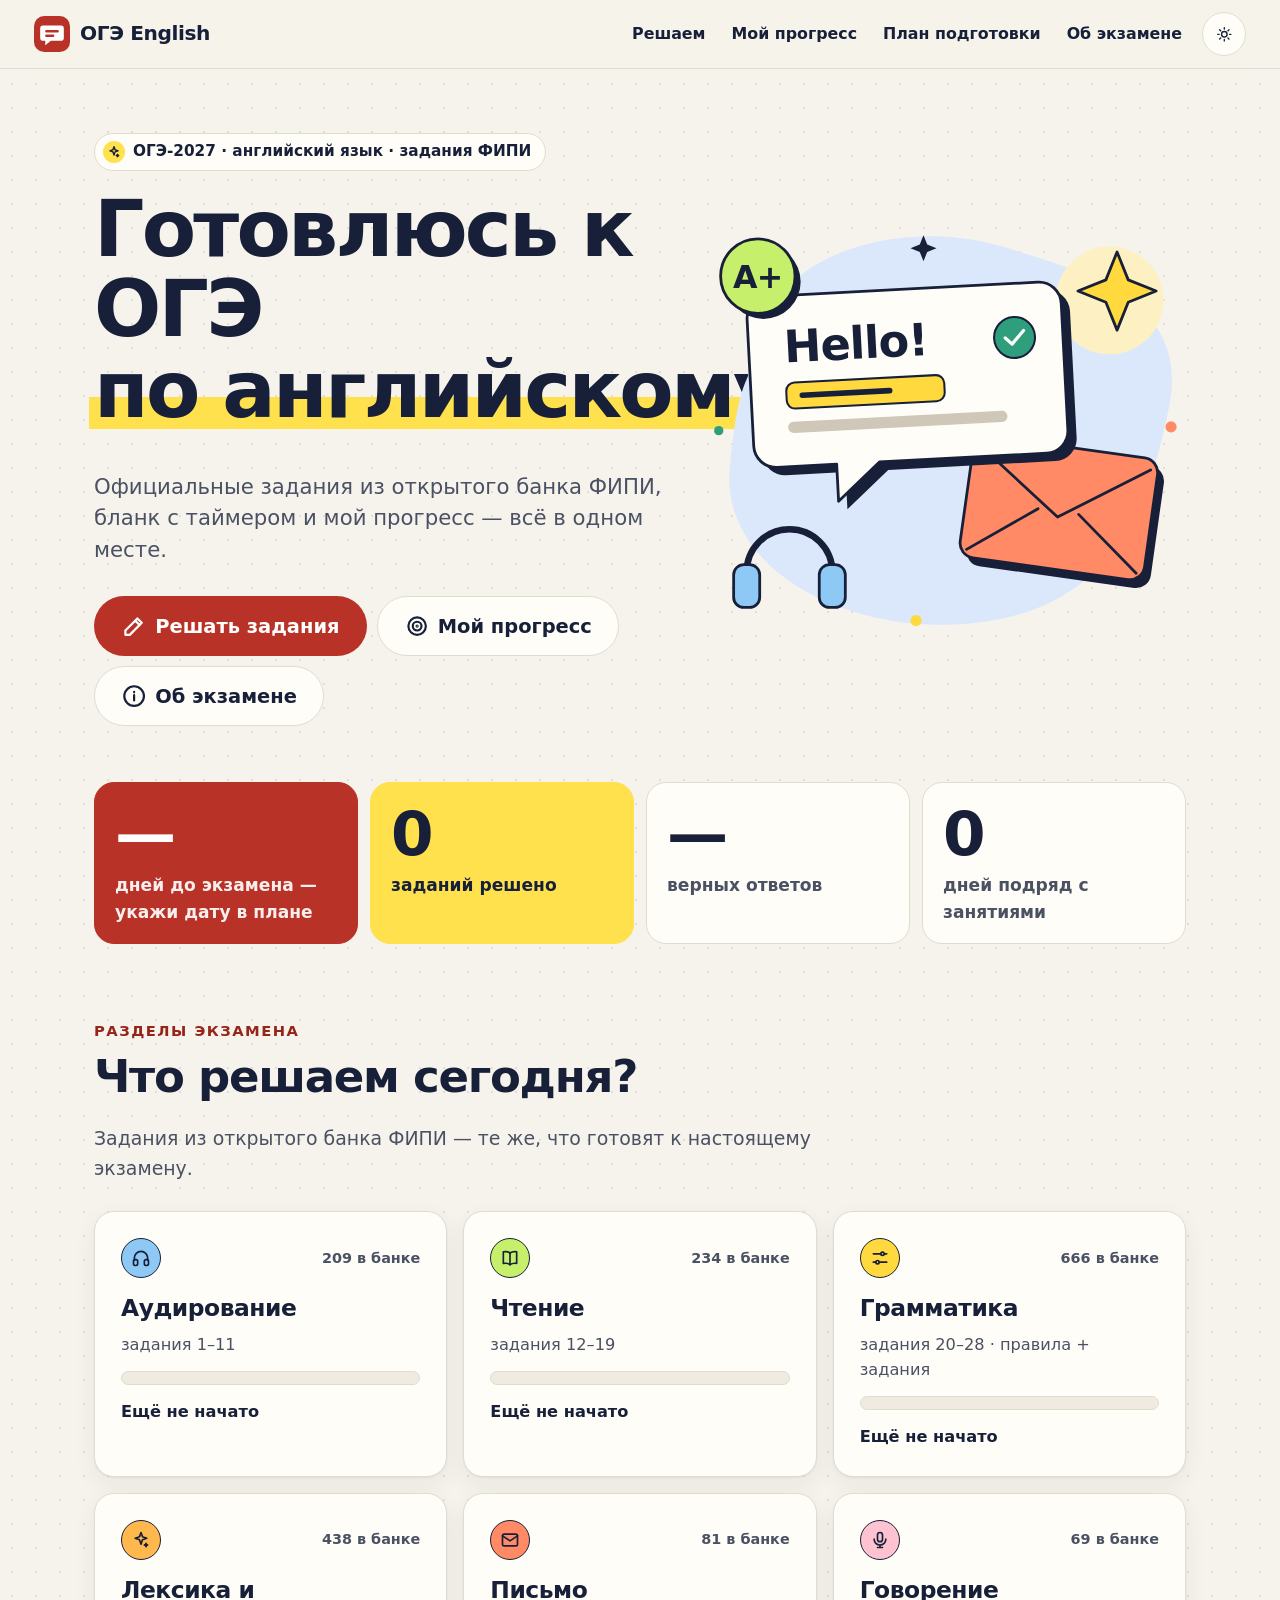
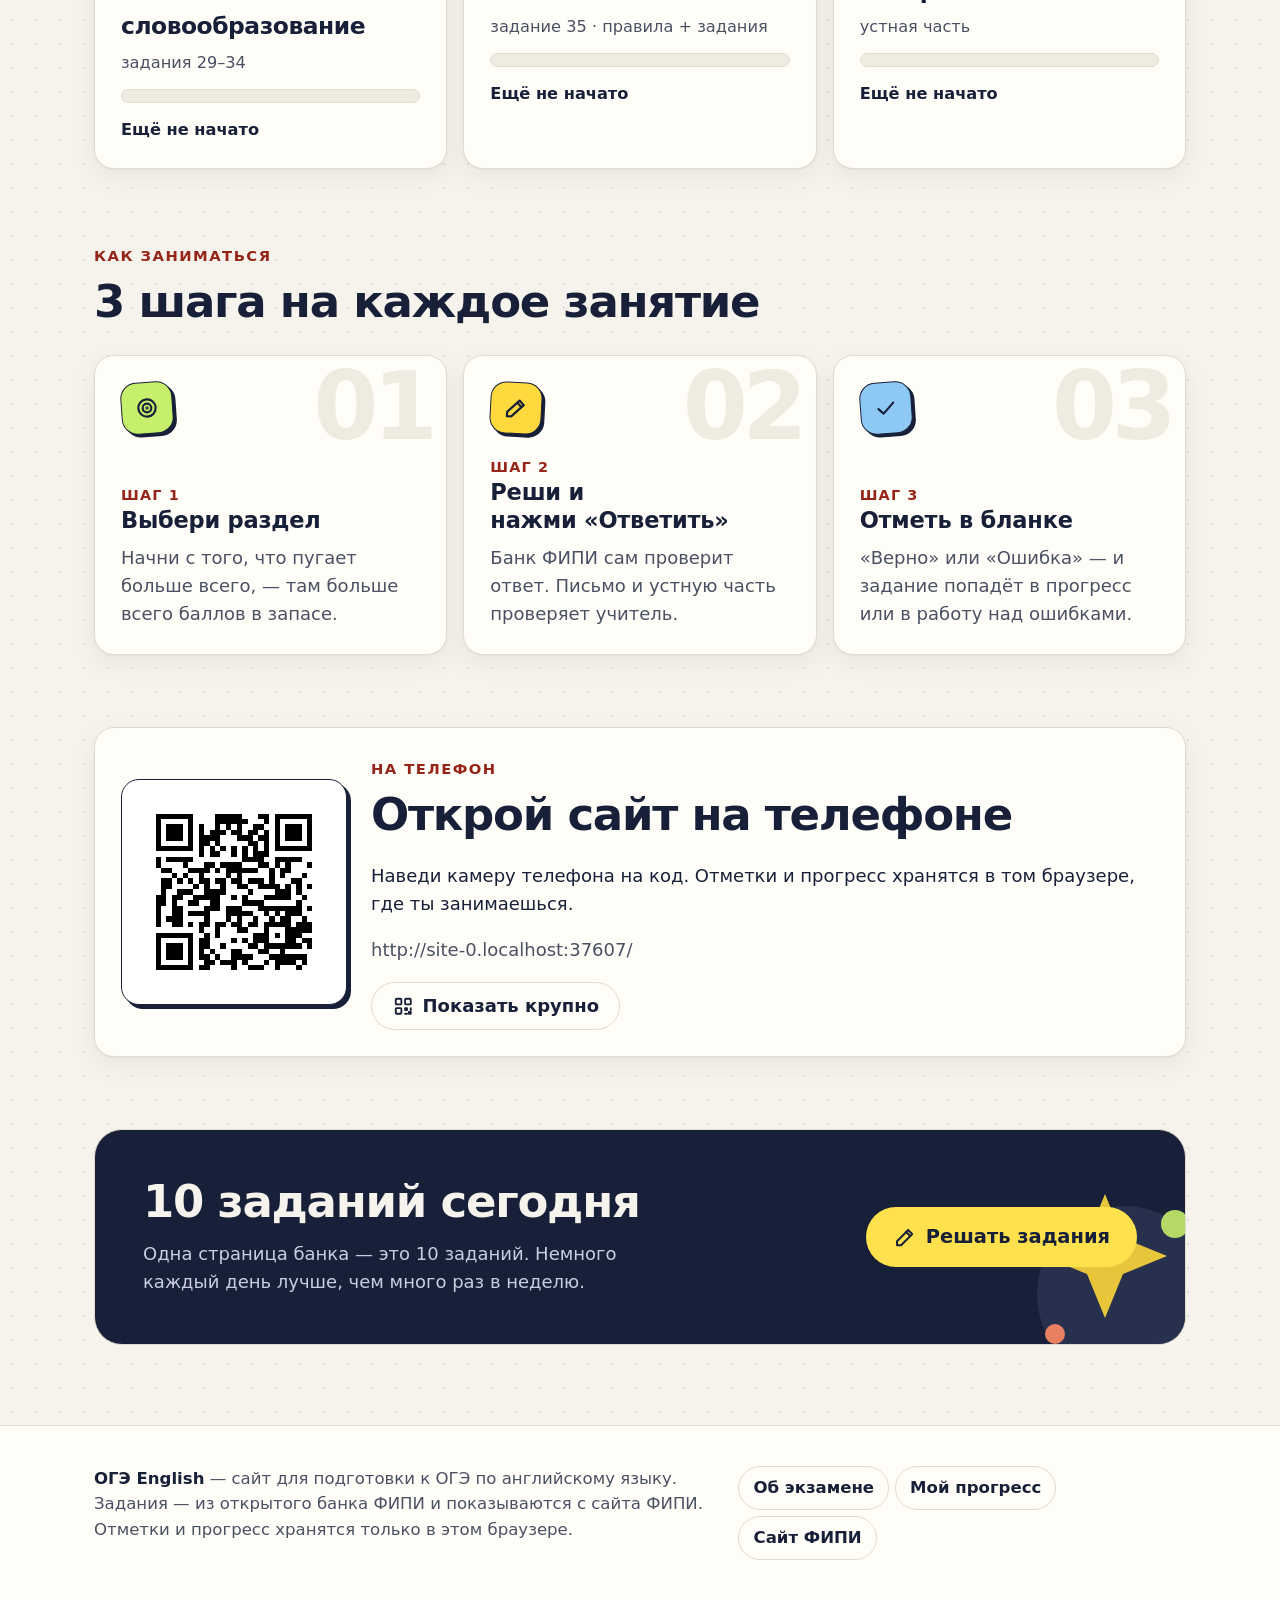
<file: index.html>
<!doctype html>
<html lang="ru" class="no-js">
<head>
  <meta charset="utf-8">
  <meta name="viewport" content="width=device-width, initial-scale=1">
  <title>ОГЭ English — готовлюсь к ОГЭ по английскому</title>
  <meta name="description" content="Задания из открытого банка ФИПИ, бланк с таймером, прогресс и работа над ошибками — подготовка к ОГЭ по английскому языку.">
  <meta name="theme-color" content="#b83227">
  <meta property="og:title" content="ОГЭ English — готовлюсь к ОГЭ по английскому">
  <meta property="og:description" content="Задания из открытого банка ФИПИ, бланк с таймером, прогресс и работа над ошибками — подготовка к ОГЭ по английскому языку.">
  <meta property="og:image" content="assets/og-image.png">
  <link rel="icon" href="assets/favicon.svg" type="image/svg+xml">
  <link rel="apple-touch-icon" href="assets/icon-192.png">
  <link rel="stylesheet" href="css/style.css">
  <link rel="stylesheet" href="css/print.css">
  <script>(function(){var d=document.documentElement;try{var t=JSON.parse(localStorage.getItem('ogeen:theme'));if(t==='light'||t==='dark')d.setAttribute('data-theme',t)}catch(e){}d.setAttribute('data-theme-effective',d.getAttribute('data-theme')||(window.matchMedia&&matchMedia('(prefers-color-scheme: dark)').matches?'dark':'light'));if(/^https?:$/.test(location.protocol)){var m=document.createElement("link");m.rel="manifest";m.href="manifest.webmanifest";document.head.appendChild(m)}})()</script>
</head>
<body class="page-home">
  <a class="skip-link" href="#main">Перейти к содержимому</a>

  <header class="site-header">
    <div class="wrap header-in">
      <a class="logo" href="index.html" aria-label="ОГЭ English, на главную">
        <svg viewBox="0 0 32 32" aria-hidden="true" focusable="false"><rect width="32" height="32" rx="9" style="fill:var(--accent)"/><path d="M8 8.5h16a2.5 2.5 0 0 1 2.5 2.5v8.5A2.5 2.5 0 0 1 24 22h-9l-5 4v-4H8a2.5 2.5 0 0 1-2.5-2.5V11A2.5 2.5 0 0 1 8 8.5z" style="fill:var(--on-accent)"/><path d="M11 13.5h10M11 17.5h6" style="stroke:var(--accent);stroke-width:2.2;stroke-linecap:round"/></svg>
        <span>ОГЭ English</span>
      </a>
      <nav id="site-nav" class="site-nav" aria-label="Основное меню">
        <ul>
          <li><a href="solve.html">Решаем</a></li>
          <li><a href="progress.html">Мой прогресс</a></li>
          <li><a href="plan.html">План подготовки</a></li>
          <li><a href="exam.html">Об экзамене</a></li>
        </ul>
      </nav>
      <button type="button" class="icon-btn theme-btn" data-theme-toggle aria-label="Переключить тему">
        <svg class="ico i-sun" aria-hidden="true" focusable="false"><use href="#i-sun"></use></svg>
        <svg class="ico i-moon" aria-hidden="true" focusable="false"><use href="#i-moon"></use></svg>
      </button>
      <button type="button" class="icon-btn menu-btn" aria-expanded="false" aria-controls="site-nav" aria-label="Открыть меню">
        <svg class="ico" aria-hidden="true" focusable="false"><use href="#i-menu"></use></svg>
      </button>
    </div>
  </header>

  <main id="main" tabindex="-1">
    <section class="hero">
      <div class="wrap hero-grid">
        <div>
          <p class="eyebrow"><span class="eyebrow-dot"><svg class="ico" aria-hidden="true" focusable="false"><use href="#i-spark"></use></svg></span>ОГЭ-2027 · английский язык · задания ФИПИ</p>
          <h1>Готовлюсь к ОГЭ <span class="hl">по английскому</span></h1>
          <p class="lead">Официальные задания из открытого банка ФИПИ, бланк с таймером и мой прогресс — всё в одном месте.</p>
          <div class="hero-actions">
            <a class="btn btn-primary btn-lg" href="solve.html"><svg class="ico" aria-hidden="true" focusable="false"><use href="#i-pencil"></use></svg>Решать задания</a>
            <a class="btn btn-outline btn-lg" href="progress.html"><svg class="ico" aria-hidden="true" focusable="false"><use href="#i-target"></use></svg>Мой прогресс</a>
            <a class="btn btn-outline btn-lg" href="exam.html"><svg class="ico" aria-hidden="true" focusable="false"><use href="#i-info"></use></svg>Об экзамене</a>
          </div>
        </div>
        <div class="hero-art" data-art="hero" aria-hidden="true"></div>
      </div>
    </section>

    <section class="section" aria-label="Мои цифры" style="padding-top:48px">
      <div class="wrap">
        <ul class="stats reveal" style="list-style:none;margin:0;padding:0">
          <li class="stat"><span class="stat-num" id="h-left">—</span><span class="stat-label" id="h-left-label">дней до экзамена</span></li>
          <li class="stat"><span class="stat-num" id="h-solved">0</span><span class="stat-label">заданий решено</span></li>
          <li class="stat"><span class="stat-num" id="h-pct">—</span><span class="stat-label">верных ответов</span></li>
          <li class="stat"><span class="stat-num" id="h-streak">0</span><span class="stat-label">дней подряд с занятиями</span></li>
        </ul>
        <div class="callout callout-warn" id="home-errors" hidden style="margin-top:16px">
          <svg class="ico" aria-hidden="true" focusable="false"><use href="#i-warn"></use></svg>
          <p><span id="home-errors-text"></span> <a href="progress.html#errors-section">Открыть работу над ошибками</a></p>
        </div>
      </div>
    </section>

    <section class="section" aria-labelledby="sec-title">
      <div class="wrap">
        <div class="section-head reveal">
          <span class="section-kicker">Разделы экзамена</span>
          <h2 id="sec-title">Что решаем сегодня?</h2>
          <p>Задания из открытого банка ФИПИ — те же, что готовят к настоящему экзамену.</p>
        </div>
        <div class="grid grid-3 reveal" id="home-sections"></div>
      </div>
    </section>

    <section class="section" aria-labelledby="steps-title">
      <div class="wrap">
        <div class="section-head reveal">
          <span class="section-kicker">Как заниматься</span>
          <h2 id="steps-title">3 шага на каждое занятие</h2>
        </div>
        <ol class="grid grid-3 reveal" style="list-style:none;margin:0;padding:0">
          <li class="card step">
            <span class="step-big" aria-hidden="true">01</span>
            <span class="step-num"><svg class="ico" aria-hidden="true" focusable="false"><use href="#i-target"></use></svg></span>
            <h3><span class="step-label">Шаг 1</span>Выбери раздел</h3>
            <p>Начни с того, что пугает больше всего, — там больше всего баллов в запасе.</p>
          </li>
          <li class="card step">
            <span class="step-big" aria-hidden="true">02</span>
            <span class="step-num"><svg class="ico" aria-hidden="true" focusable="false"><use href="#i-pencil"></use></svg></span>
            <h3><span class="step-label">Шаг 2</span>Реши и нажми «Ответить»</h3>
            <p>Банк ФИПИ сам проверит ответ. Письмо и устную часть проверяет учитель.</p>
          </li>
          <li class="card step">
            <span class="step-big" aria-hidden="true">03</span>
            <span class="step-num"><svg class="ico" aria-hidden="true" focusable="false"><use href="#i-check"></use></svg></span>
            <h3><span class="step-label">Шаг 3</span>Отметь в бланке</h3>
            <p>«Верно» или «Ошибка» — и задание попадёт в прогресс или в работу над ошибками.</p>
          </li>
        </ol>
      </div>
    </section>

    <section class="section" aria-labelledby="share-title">
      <div class="wrap">
        <div class="card qr-promo reveal">
          <div class="qr-box"><canvas data-site-qr width="200" height="200" role="img" aria-label="QR-код со ссылкой на этот сайт"></canvas></div>
          <div>
            <span class="section-kicker">На телефон</span>
            <h2 id="share-title">Открой сайт на телефоне</h2>
            <p>Наведи камеру телефона на код. Отметки и прогресс хранятся в том браузере, где ты занимаешься.</p>
            <p class="muted" data-site-qr-note></p>
            <div class="btn-row">
              <button type="button" class="btn btn-outline" data-site-qr-big><svg class="ico" aria-hidden="true" focusable="false"><use href="#i-qr"></use></svg>Показать крупно</button>
            </div>
          </div>
        </div>
      </div>
    </section>

    <section class="section" aria-labelledby="cta-title">
      <div class="wrap">
        <div class="cta-band reveal">
          <div class="cta-deco" data-art="cta" aria-hidden="true"></div>
          <div>
            <h2 id="cta-title">10 заданий сегодня</h2>
            <p>Одна страница банка — это 10 заданий. Немного каждый день лучше, чем много раз в неделю.</p>
          </div>
          <a class="btn btn-primary btn-lg" href="solve.html"><svg class="ico" aria-hidden="true" focusable="false"><use href="#i-pencil"></use></svg>Решать задания</a>
        </div>
      </div>
    </section>
  </main>

  <footer class="site-footer">
    <div class="wrap footer-in">
      <div>
        <p class="footer-note"><strong>ОГЭ English</strong> — сайт для подготовки к ОГЭ по английскому языку.</p>
        <p class="footer-note">Задания — из открытого банка ФИПИ и показываются с сайта ФИПИ. Отметки и прогресс хранятся только в этом браузере.</p>
      </div>
      <nav class="footer-nav" aria-label="Ссылки в подвале">
        <a href="exam.html">Об экзамене</a>
        <a href="progress.html">Мой прогресс</a>
        <a href="https://fipi.ru/oge/demoversii-specifikacii-kodifikatory" target="_blank" rel="noopener noreferrer">Сайт ФИПИ<span class="visually-hidden"> (откроется в новой вкладке)</span></a>
      </nav>
    </div>
  </footer>

  <script src="js/data.js"></script>
  <script src="js/app.js"></script>
  <script src="js/qr.js"></script>
  <script src="js/home.js"></script>
</body>
</html>
</file>
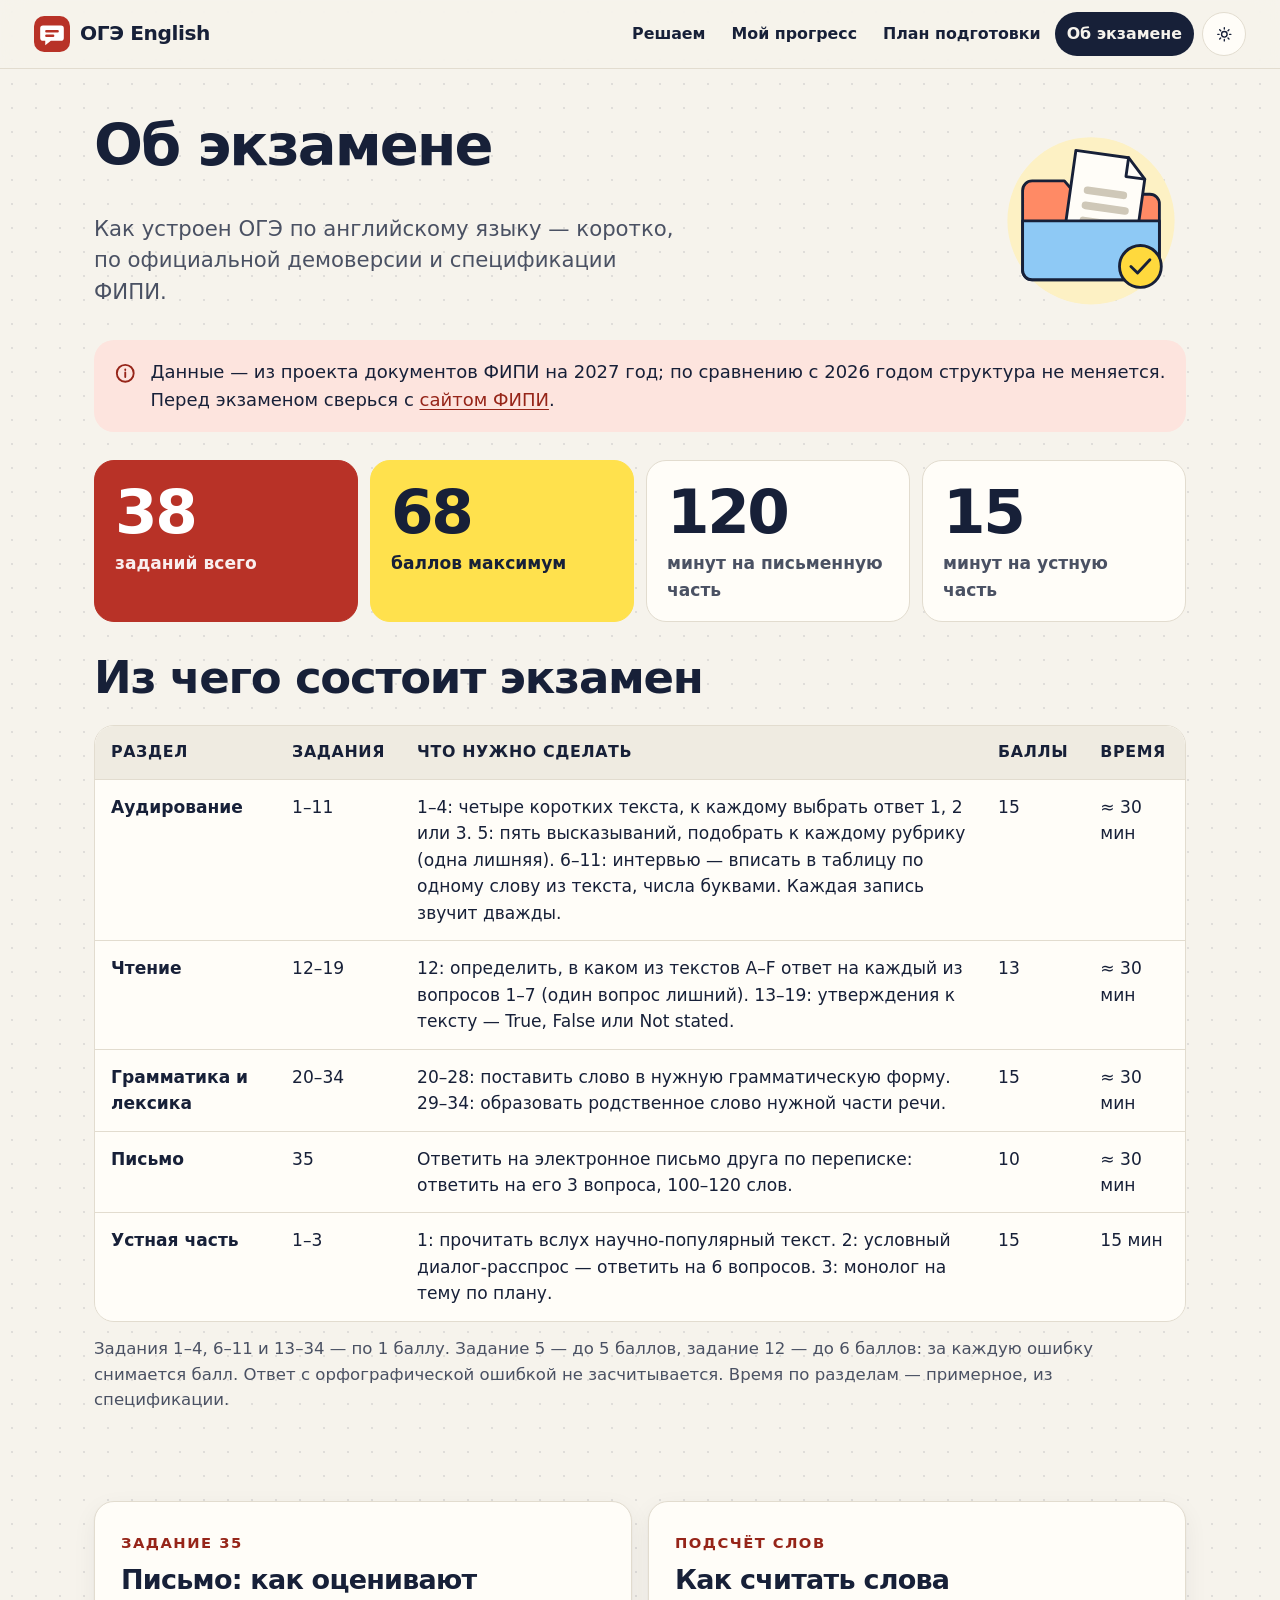
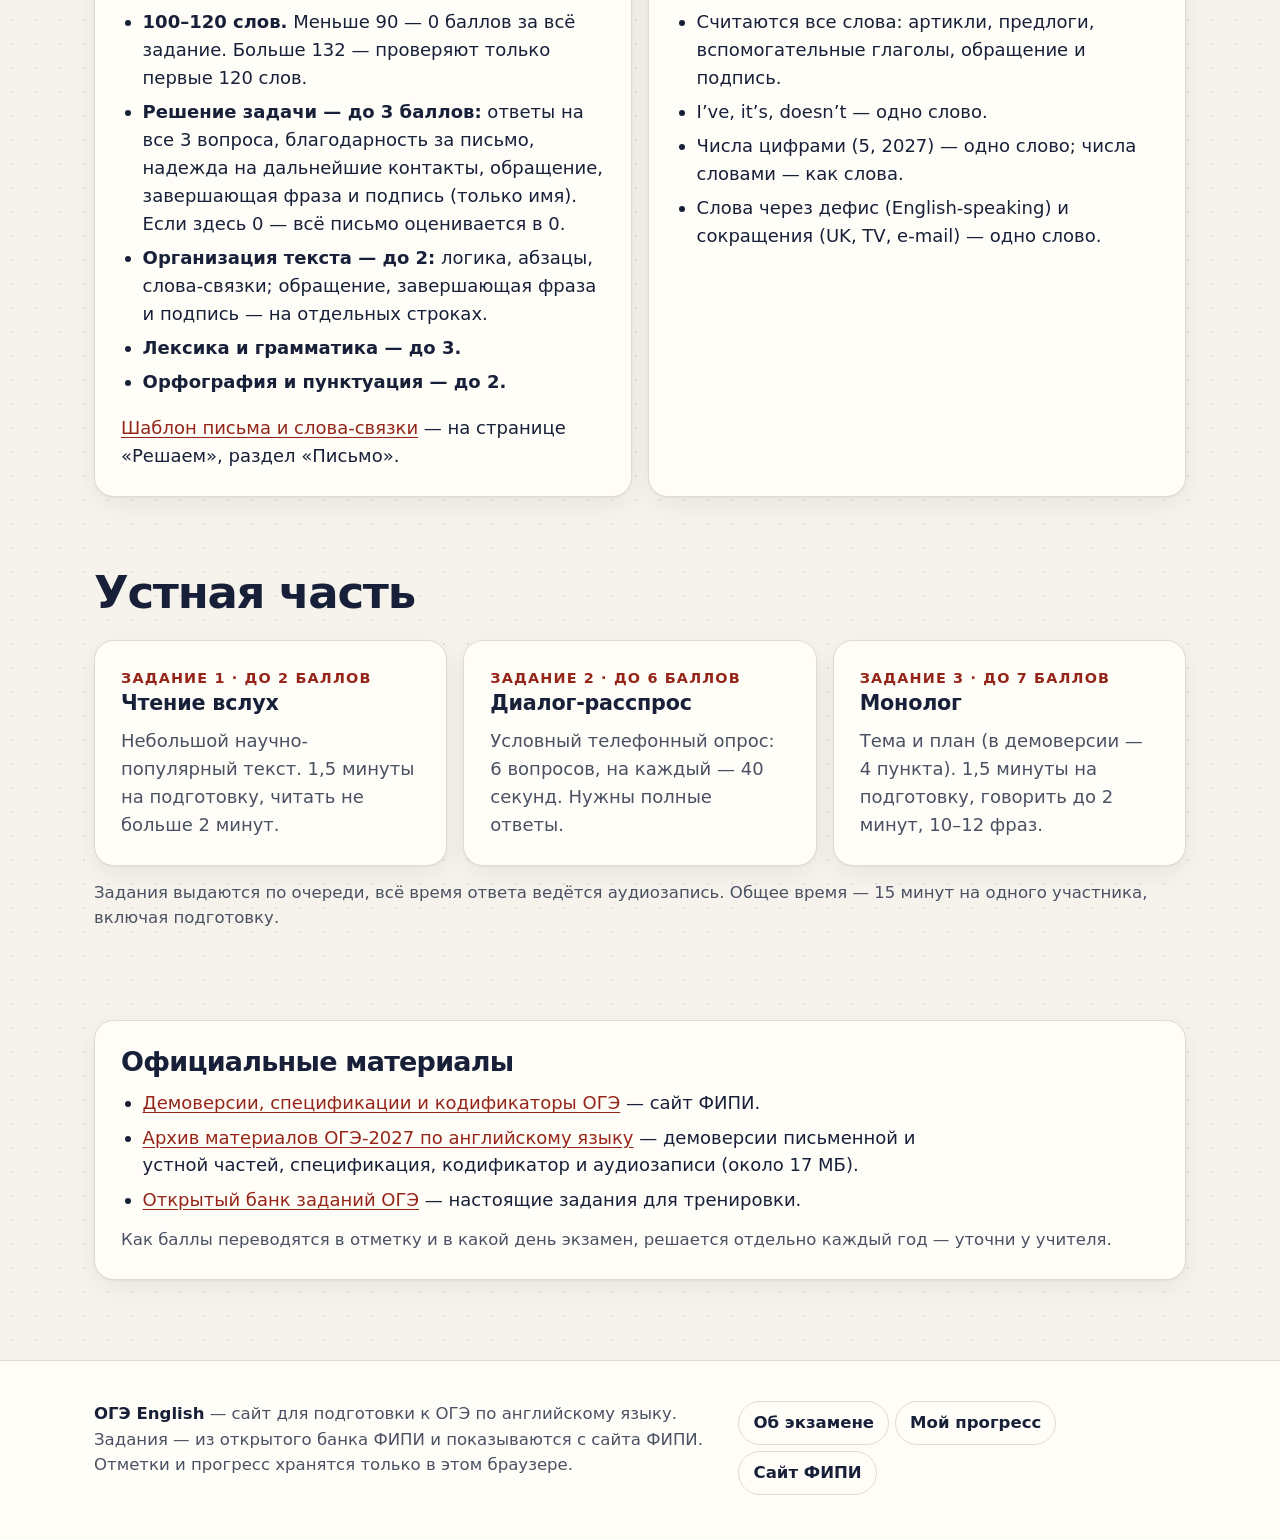
<file: exam.html>
<!doctype html>
<html lang="ru" class="no-js">
<head>
  <meta charset="utf-8">
  <meta name="viewport" content="width=device-width, initial-scale=1">
  <title>Об экзамене — ОГЭ English</title>
  <meta name="description" content="Как устроен ОГЭ по английскому языку: разделы, номера заданий, баллы, время, критерии письма и устной части — по демоверсии ФИПИ.">
  <meta name="theme-color" content="#b83227">
  <meta property="og:title" content="Об экзамене — ОГЭ English">
  <meta property="og:description" content="Как устроен ОГЭ по английскому языку: разделы, номера заданий, баллы, время, критерии письма и устной части — по демоверсии ФИПИ.">
  <meta property="og:image" content="assets/og-image.png">
  <link rel="icon" href="assets/favicon.svg" type="image/svg+xml">
  <link rel="apple-touch-icon" href="assets/icon-192.png">
  <link rel="stylesheet" href="css/style.css">
  <link rel="stylesheet" href="css/print.css">
  <script>(function(){var d=document.documentElement;try{var t=JSON.parse(localStorage.getItem('ogeen:theme'));if(t==='light'||t==='dark')d.setAttribute('data-theme',t)}catch(e){}d.setAttribute('data-theme-effective',d.getAttribute('data-theme')||(window.matchMedia&&matchMedia('(prefers-color-scheme: dark)').matches?'dark':'light'));if(/^https?:$/.test(location.protocol)){var m=document.createElement("link");m.rel="manifest";m.href="manifest.webmanifest";document.head.appendChild(m)}})()</script>
</head>
<body class="page-exam">
  <a class="skip-link" href="#main">Перейти к содержимому</a>

  <header class="site-header">
    <div class="wrap header-in">
      <a class="logo" href="index.html" aria-label="ОГЭ English, на главную">
        <svg viewBox="0 0 32 32" aria-hidden="true" focusable="false"><rect width="32" height="32" rx="9" style="fill:var(--accent)"/><path d="M8 8.5h16a2.5 2.5 0 0 1 2.5 2.5v8.5A2.5 2.5 0 0 1 24 22h-9l-5 4v-4H8a2.5 2.5 0 0 1-2.5-2.5V11A2.5 2.5 0 0 1 8 8.5z" style="fill:var(--on-accent)"/><path d="M11 13.5h10M11 17.5h6" style="stroke:var(--accent);stroke-width:2.2;stroke-linecap:round"/></svg>
        <span>ОГЭ English</span>
      </a>
      <nav id="site-nav" class="site-nav" aria-label="Основное меню">
        <ul>
          <li><a href="solve.html">Решаем</a></li>
          <li><a href="progress.html">Мой прогресс</a></li>
          <li><a href="plan.html">План подготовки</a></li>
          <li><a href="exam.html" aria-current="page">Об экзамене</a></li>
        </ul>
      </nav>
      <button type="button" class="icon-btn theme-btn" data-theme-toggle aria-label="Переключить тему">
        <svg class="ico i-sun" aria-hidden="true" focusable="false"><use href="#i-sun"></use></svg>
        <svg class="ico i-moon" aria-hidden="true" focusable="false"><use href="#i-moon"></use></svg>
      </button>
      <button type="button" class="icon-btn menu-btn" aria-expanded="false" aria-controls="site-nav" aria-label="Открыть меню">
        <svg class="ico" aria-hidden="true" focusable="false"><use href="#i-menu"></use></svg>
      </button>
    </div>
  </header>

  <main id="main" tabindex="-1">
    <div class="wrap">
      <div class="page-head">
        <div class="page-art" data-art="exam" aria-hidden="true"></div>
        <h1>Об экзамене</h1>
        <p class="lead">Как устроен ОГЭ по английскому языку — коротко, по официальной демоверсии и спецификации ФИПИ.</p>
      </div>

      <div class="callout" style="margin:8px 0 28px">
        <svg class="ico" aria-hidden="true" focusable="false"><use href="#i-info"></use></svg>
        <p>Данные — из проекта документов ФИПИ на 2027 год; по сравнению с 2026 годом структура не меняется. Перед экзаменом сверься с <a href="https://fipi.ru/oge/demoversii-specifikacii-kodifikatory" target="_blank" rel="noopener noreferrer">сайтом ФИПИ<span class="visually-hidden"> (откроется в новой вкладке)</span></a>.</p>
      </div>

      <ul class="stats" style="list-style:none;margin:0 0 32px;padding:0">
        <li class="stat"><span class="stat-num">38</span><span class="stat-label">заданий всего</span></li>
        <li class="stat"><span class="stat-num">68</span><span class="stat-label">баллов максимум</span></li>
        <li class="stat"><span class="stat-num">120</span><span class="stat-label">минут на письменную часть</span></li>
        <li class="stat"><span class="stat-num">15</span><span class="stat-label">минут на устную часть</span></li>
      </ul>

      <section aria-labelledby="struct-title">
        <h2 id="struct-title">Из чего состоит экзамен</h2>
        <div class="table-wrap">
          <table class="table table-stack">
            <caption class="visually-hidden">Разделы ОГЭ по английскому языку: задания, что нужно сделать, баллы и время</caption>
            <thead>
              <tr><th scope="col">Раздел</th><th scope="col">Задания</th><th scope="col">Что нужно сделать</th><th scope="col">Баллы</th><th scope="col">Время</th></tr>
            </thead>
            <tbody>
              <tr><td data-label="Раздел"><strong>Аудирование</strong></td><td data-label="Задания">1–11</td><td data-label="Что нужно сделать">1–4: четыре коротких текста, к каждому выбрать ответ 1, 2 или 3. 5: пять высказываний, подобрать к каждому рубрику (одна лишняя). 6–11: интервью — вписать в таблицу по одному слову из текста, числа буквами. Каждая запись звучит дважды.</td><td data-label="Баллы">15</td><td data-label="Время">≈ 30 мин</td></tr>
              <tr><td data-label="Раздел"><strong>Чтение</strong></td><td data-label="Задания">12–19</td><td data-label="Что нужно сделать">12: определить, в каком из текстов A–F ответ на каждый из вопросов 1–7 (один вопрос лишний). 13–19: утверждения к тексту — True, False или Not stated.</td><td data-label="Баллы">13</td><td data-label="Время">≈ 30 мин</td></tr>
              <tr><td data-label="Раздел"><strong>Грамматика и лексика</strong></td><td data-label="Задания">20–34</td><td data-label="Что нужно сделать">20–28: поставить слово в нужную грамматическую форму. 29–34: образовать родственное слово нужной части речи.</td><td data-label="Баллы">15</td><td data-label="Время">≈ 30 мин</td></tr>
              <tr><td data-label="Раздел"><strong>Письмо</strong></td><td data-label="Задания">35</td><td data-label="Что нужно сделать">Ответить на электронное письмо друга по переписке: ответить на его 3 вопроса, 100–120 слов.</td><td data-label="Баллы">10</td><td data-label="Время">≈ 30 мин</td></tr>
              <tr><td data-label="Раздел"><strong>Устная часть</strong></td><td data-label="Задания">1–3</td><td data-label="Что нужно сделать">1: прочитать вслух научно-популярный текст. 2: условный диалог-расспрос — ответить на 6 вопросов. 3: монолог на тему по плану.</td><td data-label="Баллы">15</td><td data-label="Время">15 мин</td></tr>
            </tbody>
          </table>
        </div>
        <p class="muted" style="margin-top:14px;font-size:.92rem">Задания 1–4, 6–11 и 13–34 — по 1 баллу. Задание 5 — до 5 баллов, задание 12 — до 6 баллов: за каждую ошибку снимается балл. Ответ с орфографической ошибкой не засчитывается. Время по разделам — примерное, из спецификации.</p>
      </section>

      <section class="section" aria-labelledby="email-title">
        <div class="grid grid-2">
          <div class="card">
            <span class="section-kicker">Задание 35</span>
            <h2 id="email-title" style="font-size:1.5rem">Письмо: как оценивают</h2>
            <ul class="prose" style="padding-left:1.2em;margin-top:0">
              <li><strong>100–120 слов.</strong> Меньше 90 — 0 баллов за всё задание. Больше 132 — проверяют только первые 120 слов.</li>
              <li><strong>Решение задачи — до 3 баллов:</strong> ответы на все 3 вопроса, благодарность за письмо, надежда на дальнейшие контакты, обращение, завершающая фраза и подпись (только имя). Если здесь 0 — всё письмо оценивается в 0.</li>
              <li><strong>Организация текста — до 2:</strong> логика, абзацы, слова-связки; обращение, завершающая фраза и подпись — на отдельных строках.</li>
              <li><strong>Лексика и грамматика — до 3.</strong></li>
              <li><strong>Орфография и пунктуация — до 2.</strong></li>
            </ul>
            <p style="margin:12px 0 0"><a href="solve.html?s=write&amp;tab=theory">Шаблон письма и слова-связки</a> — на странице «Решаем», раздел «Письмо».</p>
          </div>
          <div class="card">
            <span class="section-kicker">Подсчёт слов</span>
            <h2 style="font-size:1.5rem">Как считать слова</h2>
            <ul class="prose" style="padding-left:1.2em;margin-top:0">
              <li>Считаются все слова: артикли, предлоги, вспомогательные глаголы, обращение и подпись.</li>
              <li>I’ve, it’s, doesn’t — одно слово.</li>
              <li>Числа цифрами (5, 2027) — одно слово; числа словами — как слова.</li>
              <li>Слова через дефис (English-speaking) и сокращения (UK, TV, e-mail) — одно слово.</li>
            </ul>
          </div>
        </div>
      </section>

      <section class="section" aria-labelledby="oral-title">
        <h2 id="oral-title">Устная часть</h2>
        <div class="grid grid-3">
          <div class="card"><span class="step-label">Задание 1 · до 2 баллов</span><h3>Чтение вслух</h3><p style="margin:0" class="muted">Небольшой научно-популярный текст. 1,5 минуты на подготовку, читать не больше 2 минут.</p></div>
          <div class="card"><span class="step-label">Задание 2 · до 6 баллов</span><h3>Диалог-расспрос</h3><p style="margin:0" class="muted">Условный телефонный опрос: 6 вопросов, на каждый — 40 секунд. Нужны полные ответы.</p></div>
          <div class="card"><span class="step-label">Задание 3 · до 7 баллов</span><h3>Монолог</h3><p style="margin:0" class="muted">Тема и план (в демоверсии — 4 пункта). 1,5 минуты на подготовку, говорить до 2 минут, 10–12 фраз.</p></div>
        </div>
        <p class="muted" style="margin-top:14px;font-size:.92rem">Задания выдаются по очереди, всё время ответа ведётся аудиозапись. Общее время — 15 минут на одного участника, включая подготовку.</p>
      </section>

      <section class="section" aria-labelledby="links-title">
        <div class="card">
          <h2 id="links-title" style="font-size:1.5rem">Официальные материалы</h2>
          <ul class="prose" style="padding-left:1.2em;margin:0">
            <li><a href="https://fipi.ru/oge/demoversii-specifikacii-kodifikatory" target="_blank" rel="noopener noreferrer">Демоверсии, спецификации и кодификаторы ОГЭ<span class="visually-hidden"> (откроется в новой вкладке)</span></a> — сайт ФИПИ.</li>
            <li><a href="https://doc.fipi.ru/oge/demoversii-specifikacii-kodifikatory/2027/aya_9_2027.zip">Архив материалов ОГЭ-2027 по английскому языку</a> — демоверсии письменной и устной частей, спецификация, кодификатор и аудиозаписи (около 17 МБ).</li>
            <li><a href="https://fipi.ru/oge/otkrytyy-bank-zadaniy-oge" target="_blank" rel="noopener noreferrer">Открытый банк заданий ОГЭ<span class="visually-hidden"> (откроется в новой вкладке)</span></a> — настоящие задания для тренировки.</li>
          </ul>
          <p class="muted" style="margin:14px 0 0;font-size:.92rem">Как баллы переводятся в отметку и в какой день экзамен, решается отдельно каждый год — уточни у учителя.</p>
        </div>
      </section>
    </div>
  </main>

  <footer class="site-footer">
    <div class="wrap footer-in">
      <div>
        <p class="footer-note"><strong>ОГЭ English</strong> — сайт для подготовки к ОГЭ по английскому языку.</p>
        <p class="footer-note">Задания — из открытого банка ФИПИ и показываются с сайта ФИПИ. Отметки и прогресс хранятся только в этом браузере.</p>
      </div>
      <nav class="footer-nav" aria-label="Ссылки в подвале">
        <a href="exam.html">Об экзамене</a>
        <a href="progress.html">Мой прогресс</a>
        <a href="https://fipi.ru/oge/demoversii-specifikacii-kodifikatory" target="_blank" rel="noopener noreferrer">Сайт ФИПИ<span class="visually-hidden"> (откроется в новой вкладке)</span></a>
      </nav>
    </div>
  </footer>

  <script src="js/data.js"></script>
  <script src="js/app.js"></script>
</body>
</html>
</file>
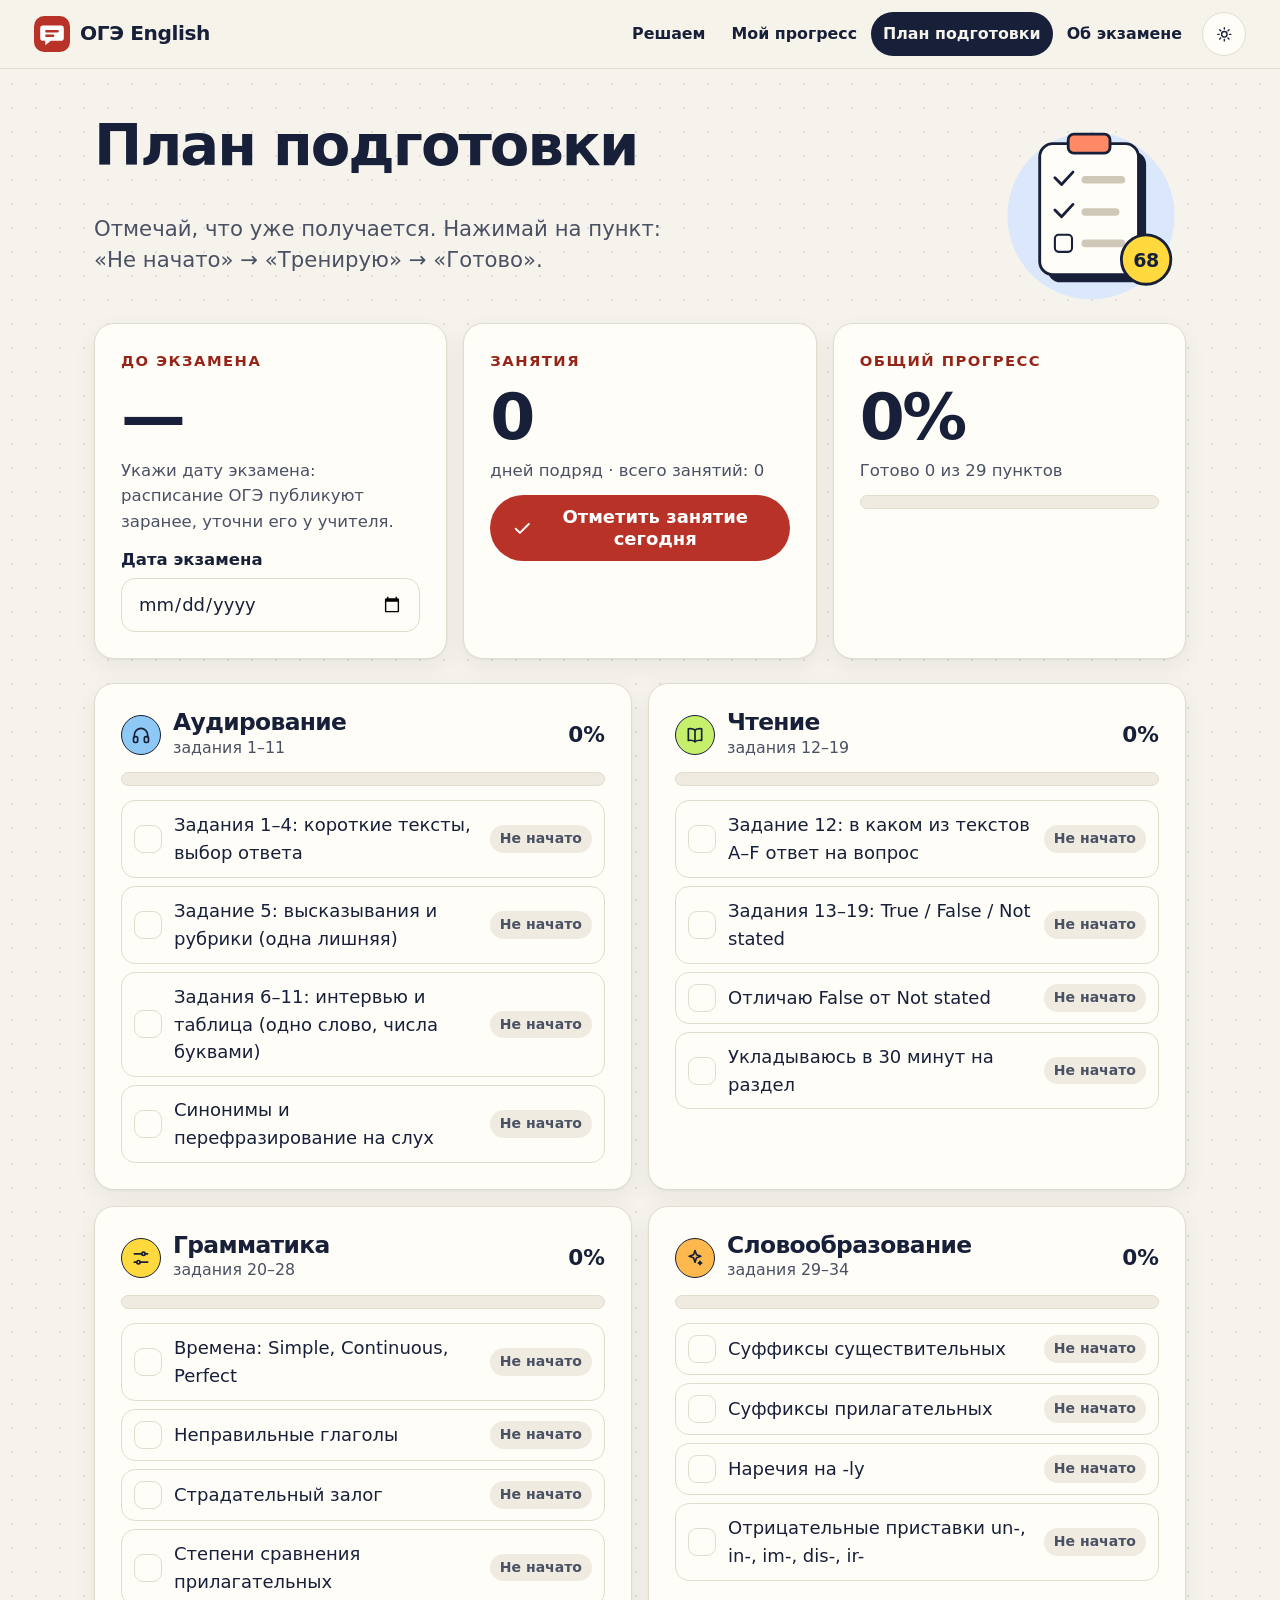
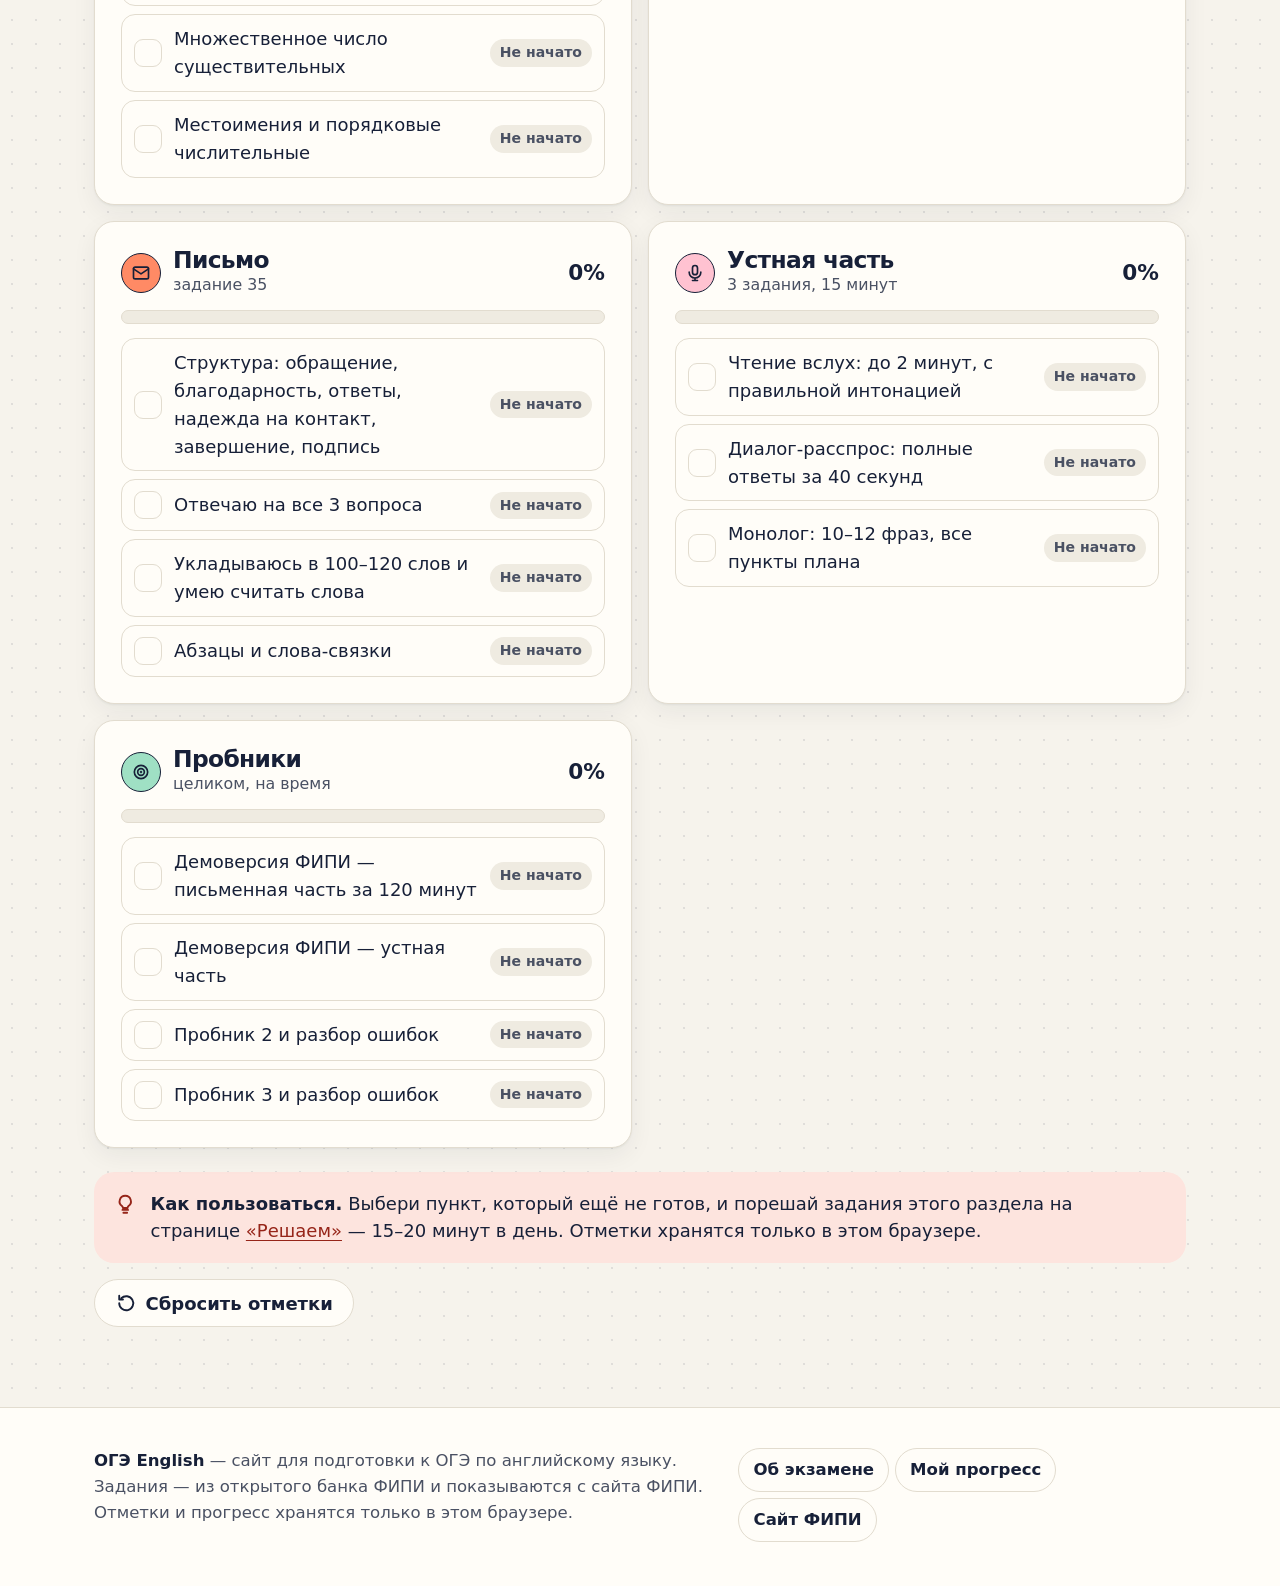
<file: plan.html>
<!doctype html>
<html lang="ru" class="no-js">
<head>
  <meta charset="utf-8">
  <meta name="viewport" content="width=device-width, initial-scale=1">
  <title>План подготовки — ОГЭ English</title>
  <meta name="description" content="Трекер подготовки к ОГЭ по английскому: прогресс по разделам, счётчик дней до экзамена и серия дней занятий.">
  <meta name="theme-color" content="#b83227">
  <meta property="og:title" content="План подготовки — ОГЭ English">
  <meta property="og:description" content="Трекер подготовки к ОГЭ по английскому: прогресс по разделам, счётчик дней до экзамена и серия дней занятий.">
  <meta property="og:image" content="assets/og-image.png">
  <link rel="icon" href="assets/favicon.svg" type="image/svg+xml">
  <link rel="apple-touch-icon" href="assets/icon-192.png">
  <link rel="stylesheet" href="css/style.css">
  <link rel="stylesheet" href="css/print.css">
  <script>(function(){var d=document.documentElement;try{var t=JSON.parse(localStorage.getItem('ogeen:theme'));if(t==='light'||t==='dark')d.setAttribute('data-theme',t)}catch(e){}d.setAttribute('data-theme-effective',d.getAttribute('data-theme')||(window.matchMedia&&matchMedia('(prefers-color-scheme: dark)').matches?'dark':'light'));if(/^https?:$/.test(location.protocol)){var m=document.createElement("link");m.rel="manifest";m.href="manifest.webmanifest";document.head.appendChild(m)}})()</script>
</head>
<body class="page-plan">
  <a class="skip-link" href="#main">Перейти к содержимому</a>

  <header class="site-header">
    <div class="wrap header-in">
      <a class="logo" href="index.html" aria-label="ОГЭ English, на главную">
        <svg viewBox="0 0 32 32" aria-hidden="true" focusable="false"><rect width="32" height="32" rx="9" style="fill:var(--accent)"/><path d="M8 8.5h16a2.5 2.5 0 0 1 2.5 2.5v8.5A2.5 2.5 0 0 1 24 22h-9l-5 4v-4H8a2.5 2.5 0 0 1-2.5-2.5V11A2.5 2.5 0 0 1 8 8.5z" style="fill:var(--on-accent)"/><path d="M11 13.5h10M11 17.5h6" style="stroke:var(--accent);stroke-width:2.2;stroke-linecap:round"/></svg>
        <span>ОГЭ English</span>
      </a>
      <nav id="site-nav" class="site-nav" aria-label="Основное меню">
        <ul>
          <li><a href="solve.html">Решаем</a></li>
          <li><a href="progress.html">Мой прогресс</a></li>
          <li><a href="plan.html" aria-current="page">План подготовки</a></li>
          <li><a href="exam.html">Об экзамене</a></li>
        </ul>
      </nav>
      <button type="button" class="icon-btn theme-btn" data-theme-toggle aria-label="Переключить тему">
        <svg class="ico i-sun" aria-hidden="true" focusable="false"><use href="#i-sun"></use></svg>
        <svg class="ico i-moon" aria-hidden="true" focusable="false"><use href="#i-moon"></use></svg>
      </button>
      <button type="button" class="icon-btn menu-btn" aria-expanded="false" aria-controls="site-nav" aria-label="Открыть меню">
        <svg class="ico" aria-hidden="true" focusable="false"><use href="#i-menu"></use></svg>
      </button>
    </div>
  </header>

  <main id="main" tabindex="-1">
    <div class="wrap">
      <div class="page-head">
        <div class="page-art" data-art="plan" aria-hidden="true"></div>
        <h1>План подготовки</h1>
        <p class="lead">Отмечай, что уже получается. Нажимай на пункт: «Не начато» → «Тренирую» → «Готово».</p>
      </div>

      <div class="plan-top">
        <div class="card plan-stat">
          <span class="section-kicker">До экзамена</span>
          <span class="plan-big" id="exam-count">—</span>
          <p class="muted plan-note" id="exam-note"></p>
          <label class="field-label" for="exam-date" style="margin:12px 0 6px;font-size:.92rem">Дата экзамена</label>
          <input class="input" id="exam-date" type="date">
        </div>
        <div class="card plan-stat">
          <span class="section-kicker">Занятия</span>
          <span class="plan-big" id="streak-num">0</span>
          <p class="muted plan-note" id="streak-text"></p>
          <button type="button" class="btn btn-primary btn-block" id="day-btn" aria-pressed="false" style="margin-top:12px"><svg class="ico" aria-hidden="true" focusable="false"><use href="#i-check"></use></svg><span>Отметить занятие сегодня</span></button>
        </div>
        <div class="card plan-stat">
          <span class="section-kicker">Общий прогресс</span>
          <span class="plan-big" id="total-pct">0%</span>
          <p class="muted plan-note" id="total-text"></p>
          <div class="progress" role="progressbar" aria-label="Общий прогресс подготовки" aria-valuemin="0" aria-valuemax="100" aria-valuenow="0" style="margin-top:12px"><div class="progress-bar" id="total-bar"></div></div>
        </div>
      </div>

      <div class="plan-list" id="plan-list"></div>

      <div class="callout" style="margin-top:24px">
        <svg class="ico" aria-hidden="true" focusable="false"><use href="#i-bulb"></use></svg>
        <div>
          <p><strong>Как пользоваться.</strong> Выбери пункт, который ещё не готов, и порешай задания этого раздела на странице <a href="solve.html">«Решаем»</a> — 15–20 минут в день. Отметки хранятся только в этом браузере.</p>
        </div>
      </div>

      <div class="btn-row" style="margin-top:16px">
        <button type="button" class="btn btn-outline" id="plan-reset"><svg class="ico" aria-hidden="true" focusable="false"><use href="#i-reset"></use></svg>Сбросить отметки</button>
      </div>
    </div>
  </main>

  <footer class="site-footer">
    <div class="wrap footer-in">
      <div>
        <p class="footer-note"><strong>ОГЭ English</strong> — сайт для подготовки к ОГЭ по английскому языку.</p>
        <p class="footer-note">Задания — из открытого банка ФИПИ и показываются с сайта ФИПИ. Отметки и прогресс хранятся только в этом браузере.</p>
      </div>
      <nav class="footer-nav" aria-label="Ссылки в подвале">
        <a href="exam.html">Об экзамене</a>
        <a href="progress.html">Мой прогресс</a>
        <a href="https://fipi.ru/oge/demoversii-specifikacii-kodifikatory" target="_blank" rel="noopener noreferrer">Сайт ФИПИ<span class="visually-hidden"> (откроется в новой вкладке)</span></a>
      </nav>
    </div>
  </footer>

  <script src="js/data.js"></script>
  <script src="js/app.js"></script>
  <script src="js/plan.js"></script>
</body>
</html>
</file>
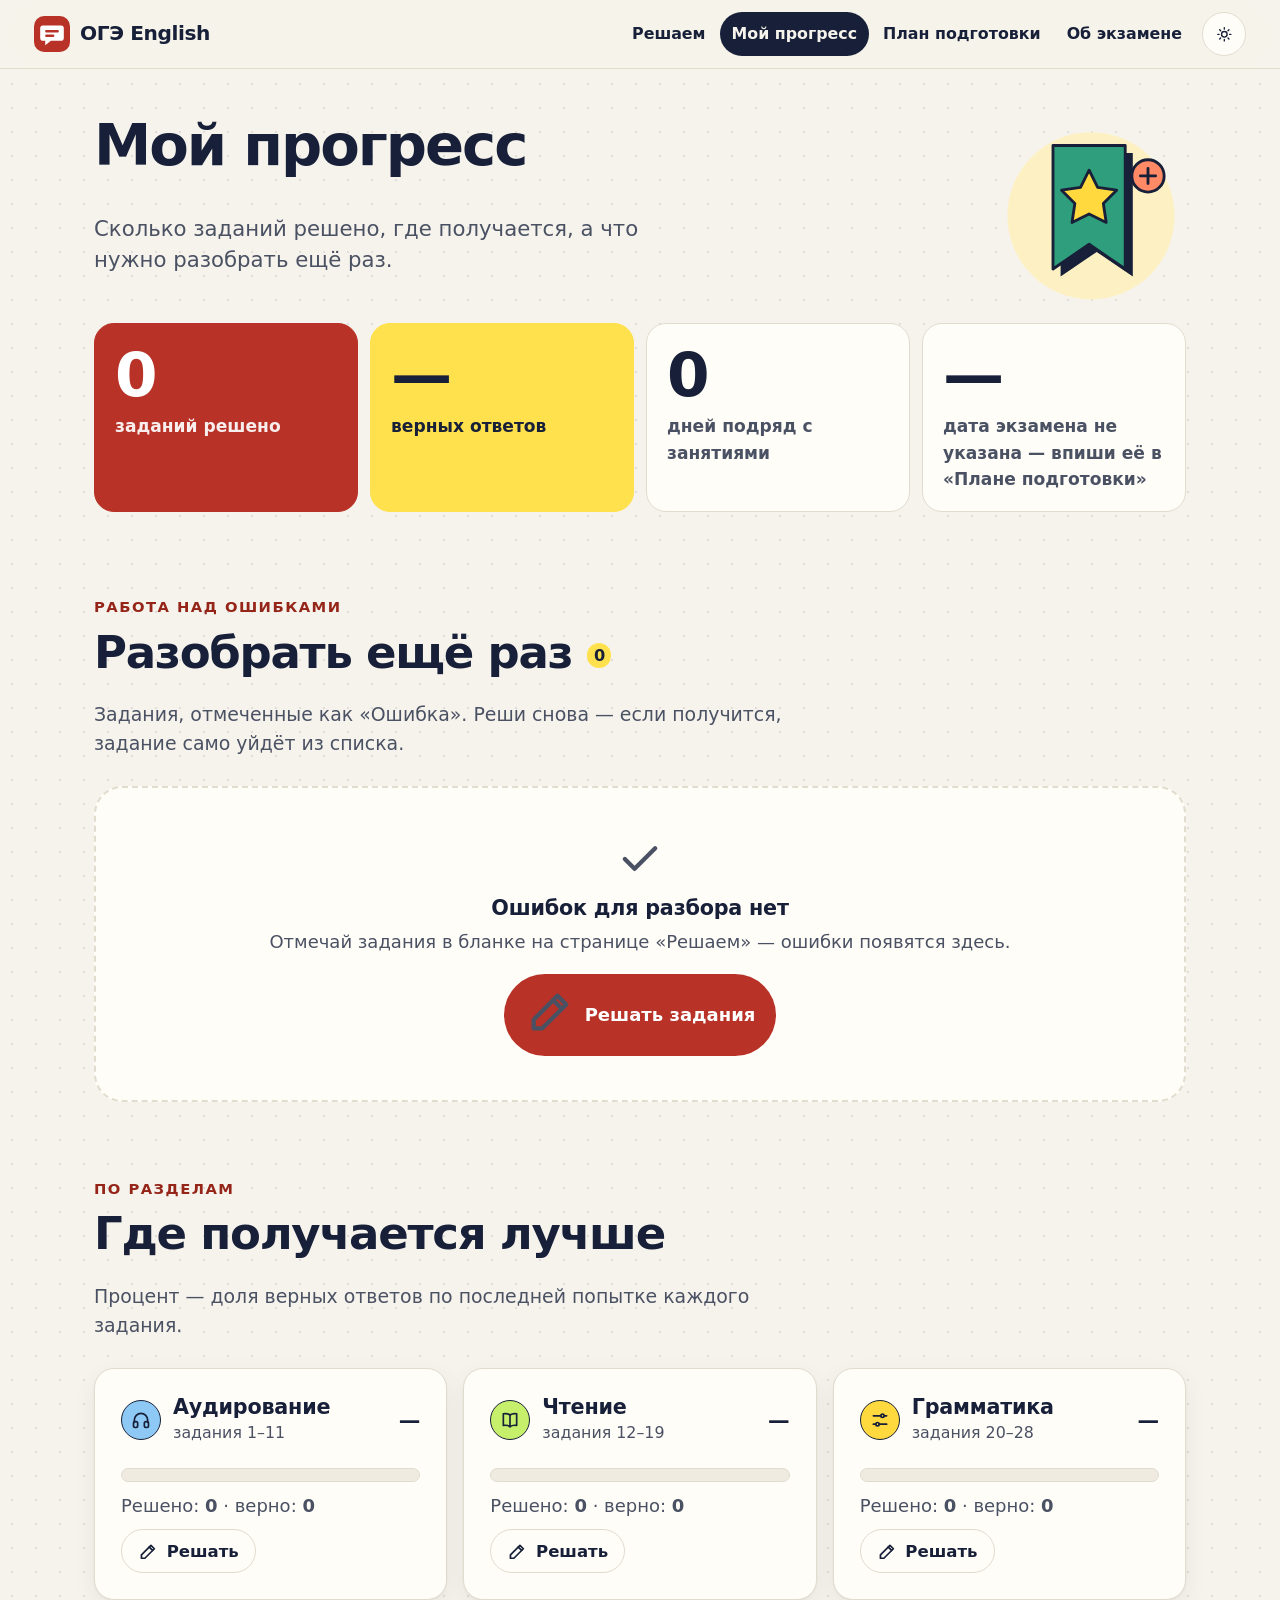
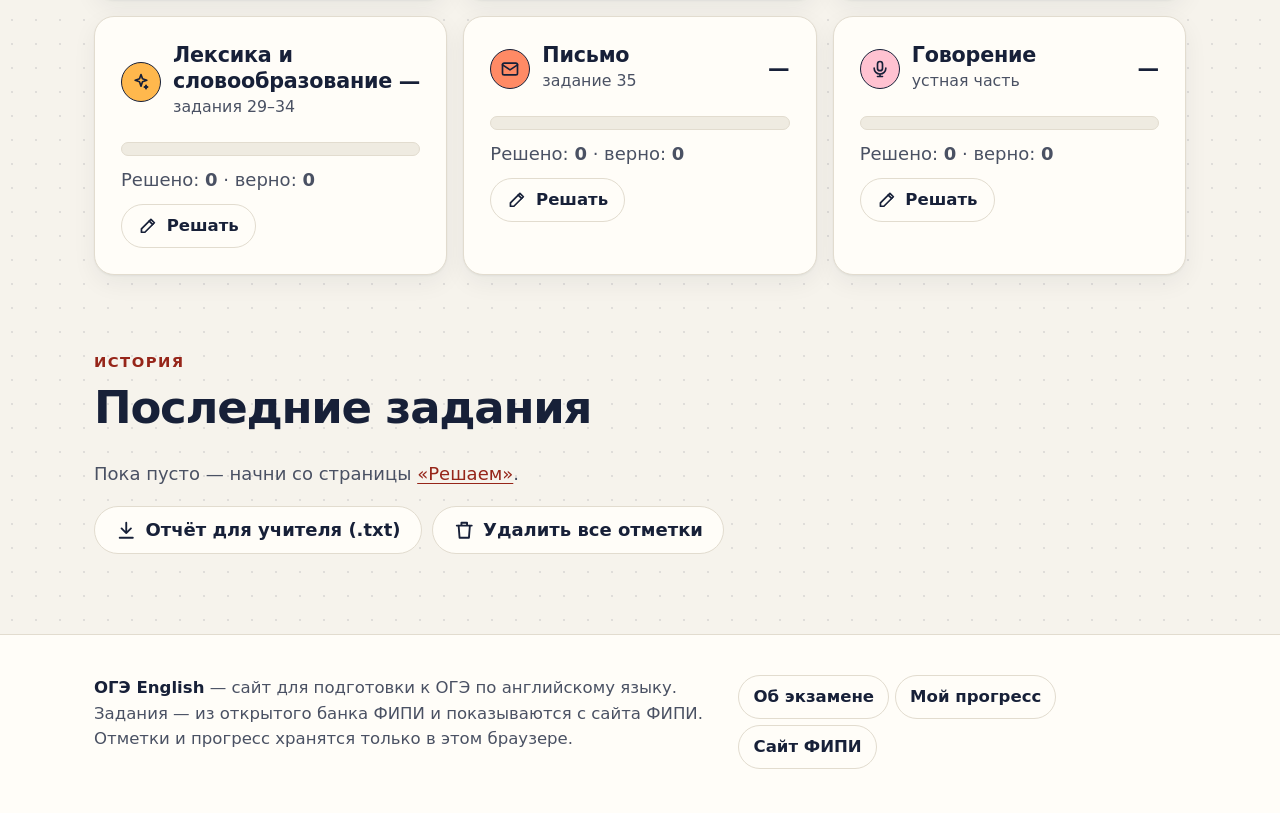
<file: progress.html>
<!doctype html>
<html lang="ru" class="no-js">
<head>
  <meta charset="utf-8">
  <meta name="viewport" content="width=device-width, initial-scale=1">
  <title>Мой прогресс — ОГЭ English</title>
  <meta name="description" content="Сколько заданий решено, процент верных ответов по разделам и работа над ошибками.">
  <meta name="theme-color" content="#b83227">
  <meta property="og:title" content="Мой прогресс — ОГЭ English">
  <meta property="og:description" content="Сколько заданий решено, процент верных ответов по разделам и работа над ошибками.">
  <meta property="og:image" content="assets/og-image.png">
  <link rel="icon" href="assets/favicon.svg" type="image/svg+xml">
  <link rel="apple-touch-icon" href="assets/icon-192.png">
  <link rel="stylesheet" href="css/style.css">
  <link rel="stylesheet" href="css/print.css">
  <script>(function(){var d=document.documentElement;try{var t=JSON.parse(localStorage.getItem('ogeen:theme'));if(t==='light'||t==='dark')d.setAttribute('data-theme',t)}catch(e){}d.setAttribute('data-theme-effective',d.getAttribute('data-theme')||(window.matchMedia&&matchMedia('(prefers-color-scheme: dark)').matches?'dark':'light'));if(/^https?:$/.test(location.protocol)){var m=document.createElement("link");m.rel="manifest";m.href="manifest.webmanifest";document.head.appendChild(m)}})()</script>
</head>
<body class="page-progress">
  <a class="skip-link" href="#main">Перейти к содержимому</a>

  <header class="site-header">
    <div class="wrap header-in">
      <a class="logo" href="index.html" aria-label="ОГЭ English, на главную">
        <svg viewBox="0 0 32 32" aria-hidden="true" focusable="false"><rect width="32" height="32" rx="9" style="fill:var(--accent)"/><path d="M8 8.5h16a2.5 2.5 0 0 1 2.5 2.5v8.5A2.5 2.5 0 0 1 24 22h-9l-5 4v-4H8a2.5 2.5 0 0 1-2.5-2.5V11A2.5 2.5 0 0 1 8 8.5z" style="fill:var(--on-accent)"/><path d="M11 13.5h10M11 17.5h6" style="stroke:var(--accent);stroke-width:2.2;stroke-linecap:round"/></svg>
        <span>ОГЭ English</span>
      </a>
      <nav id="site-nav" class="site-nav" aria-label="Основное меню">
        <ul>
          <li><a href="solve.html">Решаем</a></li>
          <li><a href="progress.html" aria-current="page">Мой прогресс</a></li>
          <li><a href="plan.html">План подготовки</a></li>
          <li><a href="exam.html">Об экзамене</a></li>
        </ul>
      </nav>
      <button type="button" class="icon-btn theme-btn" data-theme-toggle aria-label="Переключить тему">
        <svg class="ico i-sun" aria-hidden="true" focusable="false"><use href="#i-sun"></use></svg>
        <svg class="ico i-moon" aria-hidden="true" focusable="false"><use href="#i-moon"></use></svg>
      </button>
      <button type="button" class="icon-btn menu-btn" aria-expanded="false" aria-controls="site-nav" aria-label="Открыть меню">
        <svg class="ico" aria-hidden="true" focusable="false"><use href="#i-menu"></use></svg>
      </button>
    </div>
  </header>

  <main id="main" tabindex="-1">
    <div class="wrap" id="progress-root">
      <div class="page-head">
        <div class="page-art" data-art="my" aria-hidden="true"></div>
        <h1>Мой прогресс</h1>
        <p class="lead">Сколько заданий решено, где получается, а что нужно разобрать ещё раз.</p>
      </div>

      <ul class="stats" style="list-style:none;margin:0 0 8px;padding:0">
        <li class="stat"><span class="stat-num" id="st-solved">0</span><span class="stat-label">заданий решено</span></li>
        <li class="stat"><span class="stat-num" id="st-pct">—</span><span class="stat-label">верных ответов</span></li>
        <li class="stat"><span class="stat-num" id="st-streak">0</span><span class="stat-label">дней подряд с занятиями</span></li>
        <li class="stat"><span class="stat-num" id="st-left">—</span><span class="stat-label" id="st-left-label">до экзамена</span></li>
      </ul>

      <section class="section" aria-labelledby="errors-title" id="errors-section">
        <div class="section-head">
          <span class="section-kicker">Работа над ошибками</span>
          <h2 id="errors-title">Разобрать ещё раз <span class="badge" id="errors-count">0</span></h2>
          <p>Задания, отмеченные как «Ошибка». Реши снова — если получится, задание само уйдёт из списка.</p>
        </div>
        <ul class="err-list" id="errors"></ul>
        <div class="empty" id="errors-empty" hidden>
          <svg class="ico" aria-hidden="true" focusable="false"><use href="#i-check"></use></svg>
          <h3>Ошибок для разбора нет</h3>
          <p>Отмечай задания в бланке на странице «Решаем» — ошибки появятся здесь.</p>
          <a class="btn btn-primary" href="solve.html"><svg class="ico" aria-hidden="true" focusable="false"><use href="#i-pencil"></use></svg>Решать задания</a>
        </div>
      </section>

      <section class="section" aria-labelledby="sections-title">
        <div class="section-head">
          <span class="section-kicker">По разделам</span>
          <h2 id="sections-title">Где получается лучше</h2>
          <p>Процент — доля верных ответов по последней попытке каждого задания.</p>
        </div>
        <div class="grid grid-3" id="sections"></div>
      </section>

      <section class="section" aria-labelledby="history-title">
        <div class="section-head">
          <span class="section-kicker">История</span>
          <h2 id="history-title">Последние задания</h2>
        </div>
        <div class="table-wrap" id="history-wrap" hidden>
          <table class="table table-stack">
            <caption class="visually-hidden">Последние отмеченные задания</caption>
            <thead><tr><th scope="col">Дата</th><th scope="col">Код</th><th scope="col">Раздел</th><th scope="col">Результат</th><th scope="col">Заметка</th><th scope="col"><span class="visually-hidden">Удалить</span></th></tr></thead>
            <tbody id="history"></tbody>
          </table>
        </div>
        <p class="muted" id="history-empty">Пока пусто — начни со страницы <a href="solve.html">«Решаем»</a>.</p>
        <div class="btn-row" style="margin-top:16px">
          <button type="button" class="btn btn-outline" id="export-btn"><svg class="ico" aria-hidden="true" focusable="false"><use href="#i-download"></use></svg>Отчёт для учителя (.txt)</button>
          <button type="button" class="btn btn-outline" id="reset-btn"><svg class="ico" aria-hidden="true" focusable="false"><use href="#i-trash"></use></svg>Удалить все отметки</button>
        </div>
      </section>
    </div>
  </main>

  <footer class="site-footer">
    <div class="wrap footer-in">
      <div>
        <p class="footer-note"><strong>ОГЭ English</strong> — сайт для подготовки к ОГЭ по английскому языку.</p>
        <p class="footer-note">Задания — из открытого банка ФИПИ и показываются с сайта ФИПИ. Отметки и прогресс хранятся только в этом браузере.</p>
      </div>
      <nav class="footer-nav" aria-label="Ссылки в подвале">
        <a href="exam.html">Об экзамене</a>
        <a href="progress.html">Мой прогресс</a>
        <a href="https://fipi.ru/oge/demoversii-specifikacii-kodifikatory" target="_blank" rel="noopener noreferrer">Сайт ФИПИ<span class="visually-hidden"> (откроется в новой вкладке)</span></a>
      </nav>
    </div>
  </footer>

  <script src="js/data.js"></script>
  <script src="js/app.js"></script>
  <script src="js/progress.js"></script>
</body>
</html>
</file>
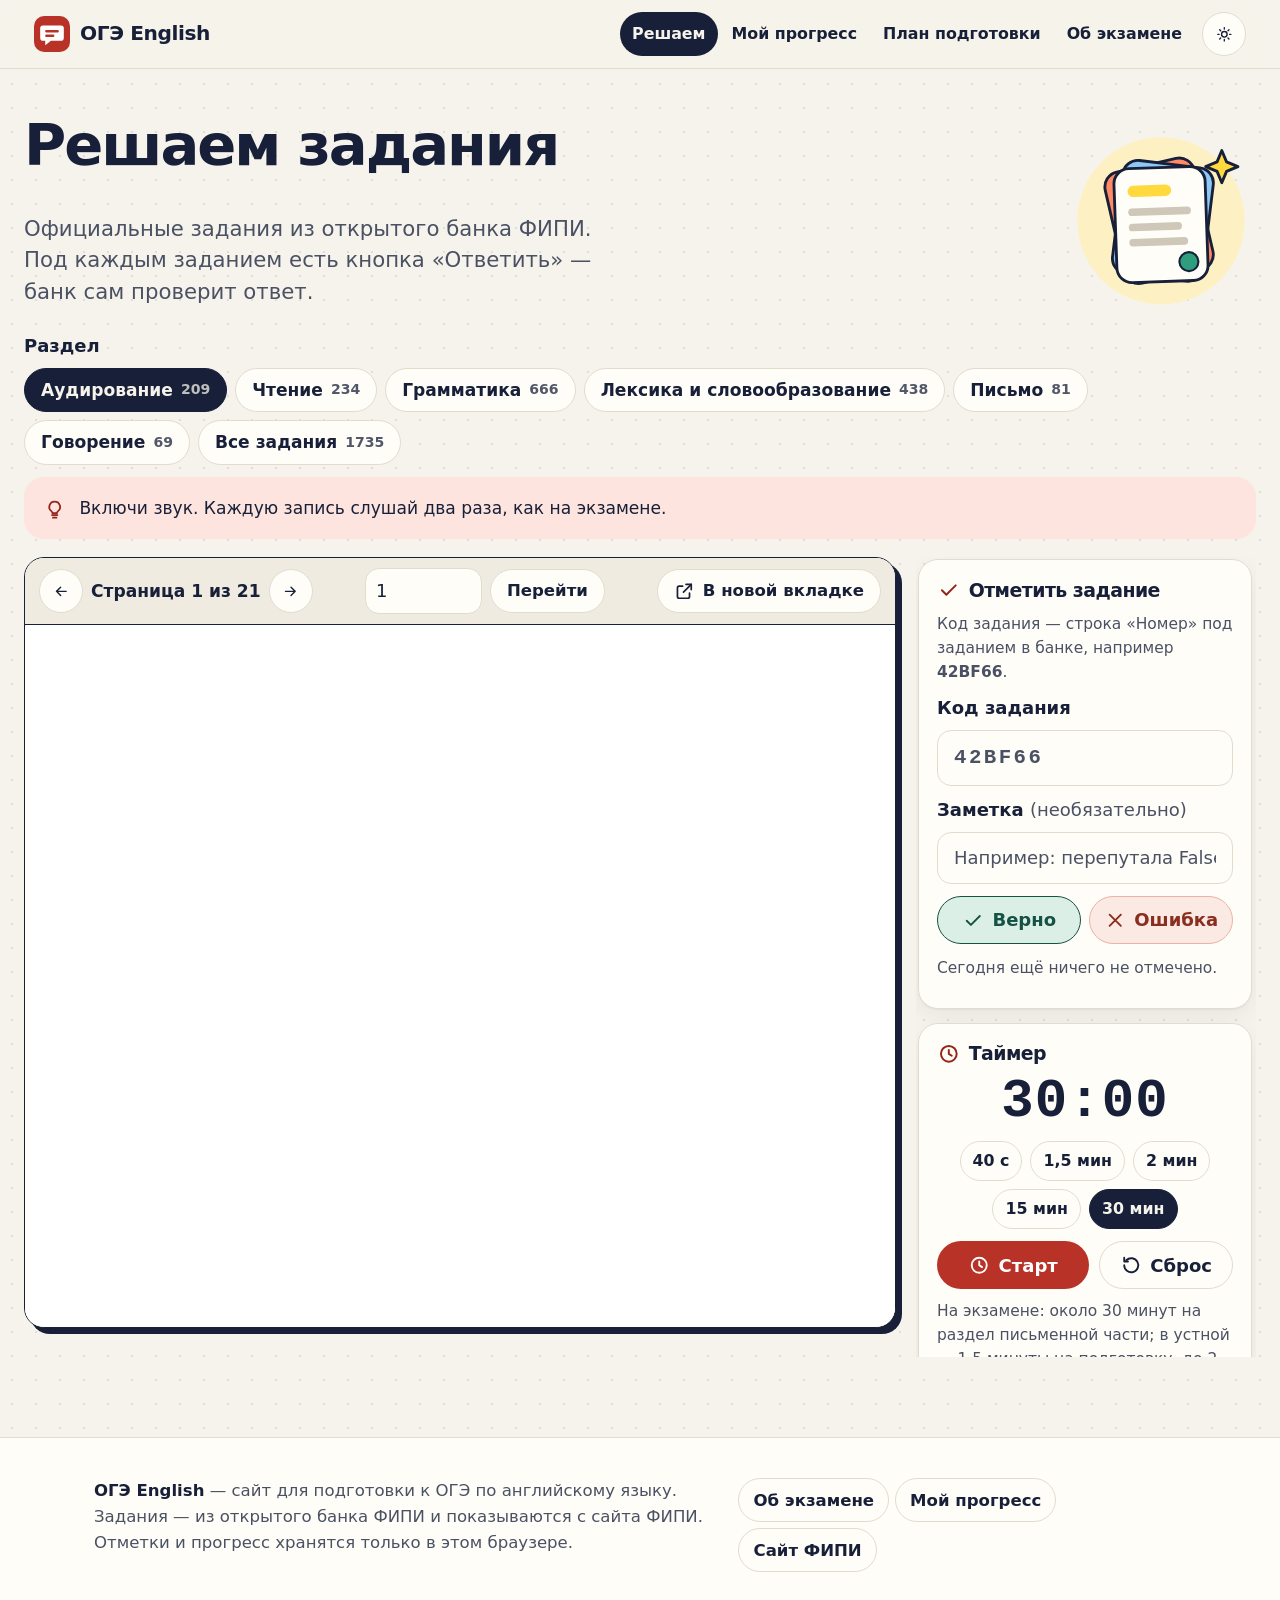
<file: solve.html>
<!doctype html>
<html lang="ru" class="no-js">
<head>
  <meta charset="utf-8">
  <meta name="viewport" content="width=device-width, initial-scale=1">
  <title>Решаем задания — ОГЭ English</title>
  <meta name="description" content="Официальные задания ОГЭ по английскому из открытого банка ФИПИ по разделам, с бланком, таймером и счётчиком слов.">
  <meta name="theme-color" content="#b83227">
  <meta property="og:title" content="Решаем задания — ОГЭ English">
  <meta property="og:description" content="Официальные задания ОГЭ по английскому из открытого банка ФИПИ по разделам, с бланком, таймером и счётчиком слов.">
  <meta property="og:image" content="assets/og-image.png">
  <link rel="icon" href="assets/favicon.svg" type="image/svg+xml">
  <link rel="apple-touch-icon" href="assets/icon-192.png">
  <link rel="stylesheet" href="css/style.css">
  <link rel="stylesheet" href="css/print.css">
  <script>(function(){var d=document.documentElement;try{var t=JSON.parse(localStorage.getItem('ogeen:theme'));if(t==='light'||t==='dark')d.setAttribute('data-theme',t)}catch(e){}d.setAttribute('data-theme-effective',d.getAttribute('data-theme')||(window.matchMedia&&matchMedia('(prefers-color-scheme: dark)').matches?'dark':'light'));if(/^https?:$/.test(location.protocol)){var m=document.createElement("link");m.rel="manifest";m.href="manifest.webmanifest";document.head.appendChild(m)}})()</script>
</head>
<body class="page-solve">
  <a class="skip-link" href="#main">Перейти к содержимому</a>

  <header class="site-header">
    <div class="wrap header-in">
      <a class="logo" href="index.html" aria-label="ОГЭ English, на главную">
        <svg viewBox="0 0 32 32" aria-hidden="true" focusable="false"><rect width="32" height="32" rx="9" style="fill:var(--accent)"/><path d="M8 8.5h16a2.5 2.5 0 0 1 2.5 2.5v8.5A2.5 2.5 0 0 1 24 22h-9l-5 4v-4H8a2.5 2.5 0 0 1-2.5-2.5V11A2.5 2.5 0 0 1 8 8.5z" style="fill:var(--on-accent)"/><path d="M11 13.5h10M11 17.5h6" style="stroke:var(--accent);stroke-width:2.2;stroke-linecap:round"/></svg>
        <span>ОГЭ English</span>
      </a>
      <nav id="site-nav" class="site-nav" aria-label="Основное меню">
        <ul>
          <li><a href="solve.html" aria-current="page">Решаем</a></li>
          <li><a href="progress.html">Мой прогресс</a></li>
          <li><a href="plan.html">План подготовки</a></li>
          <li><a href="exam.html">Об экзамене</a></li>
        </ul>
      </nav>
      <button type="button" class="icon-btn theme-btn" data-theme-toggle aria-label="Переключить тему">
        <svg class="ico i-sun" aria-hidden="true" focusable="false"><use href="#i-sun"></use></svg>
        <svg class="ico i-moon" aria-hidden="true" focusable="false"><use href="#i-moon"></use></svg>
      </button>
      <button type="button" class="icon-btn menu-btn" aria-expanded="false" aria-controls="site-nav" aria-label="Открыть меню">
        <svg class="ico" aria-hidden="true" focusable="false"><use href="#i-menu"></use></svg>
      </button>
    </div>
  </header>

  <main id="main" tabindex="-1">
    <div class="wrap wrap-wide">
      <div class="page-head">
        <div class="page-art" data-art="prompts" aria-hidden="true"></div>
        <h1>Решаем задания</h1>
        <p class="lead">Официальные задания из открытого банка ФИПИ. Под каждым заданием есть кнопка «Ответить» — банк сам проверит ответ.</p>
      </div>

      <fieldset class="field section-pick">
        <legend>Раздел</legend>
        <div class="chips" id="section-chips"></div>
      </fieldset>
      <p class="callout section-tip"><svg class="ico" aria-hidden="true" focusable="false"><use href="#i-bulb"></use></svg><span id="section-tip"></span></p>

      <div class="solve-grid">
        <section class="card bank-card" id="bank-card" aria-label="Правила и задания">
          <div class="bank-tabs" id="bank-tabs" hidden>
            <div class="tabs" role="tablist" aria-label="Правила или задания">
              <button type="button" role="tab" id="tab-theory" aria-controls="theory-panel" aria-selected="true"><svg class="ico" aria-hidden="true" focusable="false"><use href="#i-book"></use></svg>Правила</button>
              <button type="button" role="tab" id="tab-tasks" aria-controls="tasks-panel" aria-selected="false" tabindex="-1"><svg class="ico" aria-hidden="true" focusable="false"><use href="#i-pencil"></use></svg>Задания ФИПИ</button>
            </div>
          </div>

          <div id="theory-panel" role="tabpanel" aria-labelledby="tab-theory" hidden>
            <div class="theory" data-theory="gram" hidden>
              <div class="print-header print-only">ОГЭ English · Времена английского глагола для заданий 20–28</div>
              <div class="theory-head">
                <div>
                  <span class="section-kicker">Шаг 1 · Повторяем правила</span>
                  <h2 class="theory-title">Все времена для заданий 20–28</h2>
                  <p class="muted">В заданиях 20–28 слово в конце строки нужно поставить в нужную форму. Чаще всего это глагол — и главное выбрать правильное время. Здесь собраны все времена, которые есть в кодификаторе ОГЭ-2027.</p>
                </div>
                <button type="button" class="btn btn-outline btn-sm no-print" data-print-theory><svg class="ico" aria-hidden="true" focusable="false"><use href="#i-print"></use></svg>Распечатать</button>
              </div>

              <nav class="theory-nav no-print" aria-label="Темы правил">
                <a href="#th-how">Как решать</a>
                <a href="#th-table">Шпаргалка</a>
                <a href="#th-simple">Simple</a>
                <a href="#th-continuous">Continuous</a>
                <a href="#th-perfect">Perfect</a>
                <a href="#th-ppc">Perfect Continuous</a>
                <a href="#th-future">Будущее</a>
                <a href="#th-passive">Пассив</a>
                <a href="#th-reported">Согласование времён</a>
                <a href="#th-cond">If и I wish</a>
                <a href="#th-irregular">Неправильные глаголы</a>
                <a href="#th-check">Проверь себя</a>
              </nav>

              <section class="theory-block" id="th-how" aria-labelledby="th-how-t">
                <h3 id="th-how-t">Как решать задания 20–28</h3>
                <ol class="how-steps">
                  <li><b>Прочитай весь текст вокруг пропуска.</b> Если это рассказ о прошлом — скорее всего нужно прошедшее время.</li>
                  <li><b>Найди слова-маркеры:</b> yesterday, ago, last… → Past Simple; already, just, ever, since, for → Present Perfect; now, Look! → Present Continuous; tomorrow, next… → Future Simple.</li>
                  <li><b>Проверь, кто действует.</b> Если действие совершают над предметом (мост построили, письмо написали) — нужен пассивный залог: be + третья форма.</li>
                  <li><b>Посмотри на подлежащее.</b> He, she, it и одно существительное в Present Simple → окончание -s; has вместо have; was вместо were.</li>
                  <li><b>Проверь правописание.</b> Ответ с орфографической ошибкой не засчитывается. Ответ может состоять из нескольких слов: has been, was built, will go.</li>
                </ol>
              </section>

              <section class="theory-block" id="th-table" aria-labelledby="th-table-t">
                <h3 id="th-table-t">Шпаргалка: все времена на одном экране</h3>
                <div class="table-wrap">
                  <table class="table table-stack cheat-table">
                    <caption class="visually-hidden">Времена английского глагола: формула, маркеры и пример</caption>
                    <thead><tr><th scope="col">Время</th><th scope="col">Формула</th><th scope="col">Маркеры</th><th scope="col">Пример</th></tr></thead>
                    <tbody>
                      <tr><td data-label="Время"><b>Present Simple</b></td><td data-label="Формула">V / V-s (he, she, it)</td><td data-label="Маркеры">always, usually, often, every day</td><td data-label="Пример">She often <b>reads</b> before bed.</td></tr>
                      <tr><td data-label="Время"><b>Past Simple</b></td><td data-label="Формула">V-ed / 2-я форма</td><td data-label="Маркеры">yesterday, last…, …ago, in 2020</td><td data-label="Пример">We <b>visited</b> Kazan last year.</td></tr>
                      <tr><td data-label="Время"><b>Future Simple</b></td><td data-label="Формула">will + V</td><td data-label="Маркеры">tomorrow, next…, soon</td><td data-label="Пример">I <b>will help</b> you.</td></tr>
                      <tr><td data-label="Время"><b>Present Continuous</b></td><td data-label="Формула">am / is / are + V-ing</td><td data-label="Маркеры">now, at the moment, Look!</td><td data-label="Пример">They <b>are playing</b> now.</td></tr>
                      <tr><td data-label="Время"><b>Past Continuous</b></td><td data-label="Формула">was / were + V-ing</td><td data-label="Маркеры">at 5 o’clock yesterday, while, when</td><td data-label="Пример">I <b>was sleeping</b> at midnight.</td></tr>
                      <tr><td data-label="Время"><b>Present Perfect</b></td><td data-label="Формула">have / has + 3-я форма</td><td data-label="Маркеры">already, just, yet, ever, never, since, for</td><td data-label="Пример">I <b>have</b> just <b>eaten</b>.</td></tr>
                      <tr><td data-label="Время"><b>Past Perfect</b></td><td data-label="Формула">had + 3-я форма</td><td data-label="Маркеры">by the time, before (о прошлом)</td><td data-label="Пример">The film <b>had started</b> before we came.</td></tr>
                      <tr><td data-label="Время"><b>Present Perfect Continuous</b></td><td data-label="Формула">have / has been + V-ing</td><td data-label="Маркеры">for, since, all day, how long</td><td data-label="Пример">It <b>has been raining</b> since morning.</td></tr>
                      <tr><td data-label="Время"><b>Future-in-the-Past</b></td><td data-label="Формула">would + V</td><td data-label="Маркеры">после said, thought, knew, hoped</td><td data-label="Пример">He said he <b>would come</b>.</td></tr>
                      <tr><td data-label="Время"><b>Пассив</b></td><td data-label="Формула">be (в нужном времени) + 3-я форма</td><td data-label="Маркеры">by…, действие над предметом</td><td data-label="Пример">The letter <b>was written</b> by Tom.</td></tr>
                    </tbody>
                  </table>
                </div>
              </section>

              <section class="theory-block" id="th-simple" aria-labelledby="th-simple-t">
                <h3 id="th-simple-t">Группа Simple — факты, привычки, события</h3>
                <div class="tense-grid">
                  <article class="tense">
                    <h4>Present Simple <span>настоящее простое</span></h4>
                    <p><b>Когда:</b> привычки и регулярные действия, факты, расписания.</p>
                    <table class="formula">
                      <tr><th scope="row"><span aria-hidden="true">+</span><span class="visually-hidden">Утверждение</span></th><td>I / you / we / they <b>work</b> · he / she / it <b>works</b></td></tr>
                      <tr><th scope="row"><span aria-hidden="true">−</span><span class="visually-hidden">Отрицание</span></th><td>I <b>don’t work</b> · she <b>doesn’t work</b></td></tr>
                      <tr><th scope="row"><span aria-hidden="true">?</span><span class="visually-hidden">Вопрос</span></th><td><b>Do</b> you <b>work</b>? · <b>Does</b> he <b>work</b>?</td></tr>
                    </table>
                    <p class="markers">always · usually · often · sometimes · never · every day · on Mondays</p>
                    <p class="ex">My brother <b>plays</b> football every Saturday. <span class="tr">Мой брат играет в футбол каждую субботу.</span></p>
                    <p class="note">Правописание: watch → watch<b>es</b>, go → go<b>es</b>, study → stud<b>ies</b>, have → <b>has</b>. Глагол be: I <b>am</b>, he <b>is</b>, they <b>are</b>.</p>
                  </article>
                  <article class="tense">
                    <h4>Past Simple <span>прошедшее простое</span></h4>
                    <p><b>Когда:</b> действие закончилось в прошлом; цепочка событий в рассказе.</p>
                    <table class="formula">
                      <tr><th scope="row"><span aria-hidden="true">+</span><span class="visually-hidden">Утверждение</span></th><td>I <b>worked</b> · she <b>went</b> (2-я форма неправильных глаголов)</td></tr>
                      <tr><th scope="row"><span aria-hidden="true">−</span><span class="visually-hidden">Отрицание</span></th><td>I <b>didn’t work</b> · she <b>didn’t go</b></td></tr>
                      <tr><th scope="row"><span aria-hidden="true">?</span><span class="visually-hidden">Вопрос</span></th><td><b>Did</b> you <b>work</b>? · <b>Did</b> she <b>go</b>?</td></tr>
                    </table>
                    <p class="markers">yesterday · last week · two days ago · in 2020 · when I was a child</p>
                    <p class="ex">We <b>visited</b> London two years ago. <span class="tr">Мы были в Лондоне два года назад.</span></p>
                    <p class="note">Правописание: live → liv<b>ed</b>, stop → sto<b>pped</b>, study → stud<b>ied</b>. Глагол be: I / he <b>was</b>, we / they <b>were</b>.</p>
                  </article>
                  <article class="tense">
                    <h4>Future Simple <span>будущее простое</span></h4>
                    <p><b>Когда:</b> решение в момент речи, обещание, прогноз, будущий факт.</p>
                    <table class="formula">
                      <tr><th scope="row"><span aria-hidden="true">+</span><span class="visually-hidden">Утверждение</span></th><td>I / he / they <b>will work</b></td></tr>
                      <tr><th scope="row"><span aria-hidden="true">−</span><span class="visually-hidden">Отрицание</span></th><td>I <b>won’t (will not) work</b></td></tr>
                      <tr><th scope="row"><span aria-hidden="true">?</span><span class="visually-hidden">Вопрос</span></th><td><b>Will</b> you <b>work</b>?</td></tr>
                    </table>
                    <p class="markers">tomorrow · next week · soon · in 2030 · I think · probably</p>
                    <p class="ex">I think it <b>will rain</b> tomorrow. <span class="tr">Думаю, завтра будет дождь.</span></p>
                    <p class="note"><b>Важно:</b> после if, when, before, after, as soon as в придаточном — Present Simple, а не will: <i>When she <b>comes</b>, we will start.</i></p>
                  </article>
                </div>
              </section>

              <section class="theory-block" id="th-continuous" aria-labelledby="th-cont-t">
                <h3 id="th-cont-t">Группа Continuous — действие в процессе</h3>
                <div class="tense-grid">
                  <article class="tense">
                    <h4>Present Continuous <span>настоящее длительное</span></h4>
                    <p><b>Когда:</b> происходит прямо сейчас; временная ситуация; договорённость на будущее.</p>
                    <table class="formula">
                      <tr><th scope="row"><span aria-hidden="true">+</span><span class="visually-hidden">Утверждение</span></th><td>I <b>am working</b> · she <b>is working</b> · they <b>are working</b></td></tr>
                      <tr><th scope="row"><span aria-hidden="true">−</span><span class="visually-hidden">Отрицание</span></th><td>I <b>am not</b> · she <b>isn’t</b> · they <b>aren’t working</b></td></tr>
                      <tr><th scope="row"><span aria-hidden="true">?</span><span class="visually-hidden">Вопрос</span></th><td><b>Are</b> you <b>working</b>? · <b>Is</b> she <b>working</b>?</td></tr>
                    </table>
                    <p class="markers">now · right now · at the moment · Look! · Listen! · these days</p>
                    <p class="ex">Be quiet! The baby <b>is sleeping</b>. <span class="tr">Тише! Малыш спит.</span></p>
                    <p class="note">Правописание: make → ma<b>king</b>, swim → swi<b>mming</b>, lie → l<b>ying</b>. Глаголы know, like, love, want, need, understand, believe обычно <b>не</b> ставят в Continuous.</p>
                  </article>
                  <article class="tense">
                    <h4>Past Continuous <span>прошедшее длительное</span></h4>
                    <p><b>Когда:</b> действие шло в определённый момент прошлого; «фон» для другого действия.</p>
                    <table class="formula">
                      <tr><th scope="row"><span aria-hidden="true">+</span><span class="visually-hidden">Утверждение</span></th><td>I / she <b>was working</b> · we / they <b>were working</b></td></tr>
                      <tr><th scope="row"><span aria-hidden="true">−</span><span class="visually-hidden">Отрицание</span></th><td>she <b>wasn’t</b> · they <b>weren’t working</b></td></tr>
                      <tr><th scope="row"><span aria-hidden="true">?</span><span class="visually-hidden">Вопрос</span></th><td><b>Was</b> she <b>working</b>? · <b>Were</b> they <b>working</b>?</td></tr>
                    </table>
                    <p class="markers">at 5 o’clock yesterday · at that moment · while · when (+ Past Simple)</p>
                    <p class="ex">I <b>was doing</b> my homework when my friend <b>called</b>. <span class="tr">Я делала уроки, когда позвонил друг.</span></p>
                    <p class="note">Длинное действие — Past Continuous, короткое, которое его «прервало», — Past Simple.</p>
                  </article>
                </div>
              </section>

              <section class="theory-block" id="th-perfect" aria-labelledby="th-perf-t">
                <h3 id="th-perf-t">Группа Perfect — результат к моменту</h3>
                <div class="tense-grid">
                  <article class="tense">
                    <h4>Present Perfect <span>настоящее совершённое</span></h4>
                    <p><b>Когда:</b> важен результат сейчас; опыт («когда-либо»); действие началось в прошлом и продолжается (since, for); время не названо.</p>
                    <table class="formula">
                      <tr><th scope="row"><span aria-hidden="true">+</span><span class="visually-hidden">Утверждение</span></th><td>I / we <b>have worked</b> · he / she <b>has written</b> (3-я форма)</td></tr>
                      <tr><th scope="row"><span aria-hidden="true">−</span><span class="visually-hidden">Отрицание</span></th><td>I <b>haven’t</b> · she <b>hasn’t finished</b></td></tr>
                      <tr><th scope="row"><span aria-hidden="true">?</span><span class="visually-hidden">Вопрос</span></th><td><b>Have</b> you ever <b>been</b> to Paris? · <b>Has</b> he <b>finished</b>?</td></tr>
                    </table>
                    <p class="markers">already · just · yet · ever · never · recently · so far · this week · since · for</p>
                    <p class="ex">She <b>has lived</b> here since 2015. <span class="tr">Она живёт здесь с 2015 года.</span></p>
                    <p class="note"><b>Не путай с Past Simple:</b> если названо время в прошлом (yesterday, ago, last…, in 2019) — только Past Simple: <i>I <b>saw</b> him yesterday</i>, но <i>I <b>have</b> just <b>seen</b> him</i>.</p>
                  </article>
                  <article class="tense">
                    <h4>Past Perfect <span>прошедшее совершённое</span></h4>
                    <p><b>Когда:</b> действие закончилось раньше другого действия в прошлом («предпрошедшее»).</p>
                    <table class="formula">
                      <tr><th scope="row"><span aria-hidden="true">+</span><span class="visually-hidden">Утверждение</span></th><td>I / she / they <b>had finished</b></td></tr>
                      <tr><th scope="row"><span aria-hidden="true">−</span><span class="visually-hidden">Отрицание</span></th><td>they <b>hadn’t finished</b></td></tr>
                      <tr><th scope="row"><span aria-hidden="true">?</span><span class="visually-hidden">Вопрос</span></th><td><b>Had</b> they <b>finished</b>?</td></tr>
                    </table>
                    <p class="markers">by the time · by 5 o’clock yesterday · before · after · already (в рассказе о прошлом)</p>
                    <p class="ex">When we arrived, the film <b>had</b> already <b>started</b>. <span class="tr">Когда мы пришли, фильм уже начался.</span></p>
                    <p class="note">Подсказка: в предложении уже есть одно действие в Past Simple, а нужное случилось <b>ещё раньше</b>.</p>
                  </article>
                </div>
              </section>

              <section class="theory-block" id="th-ppc" aria-labelledby="th-ppc-t">
                <h3 id="th-ppc-t">Present Perfect Continuous — давно и до сих пор</h3>
                <div class="tense-grid">
                  <article class="tense">
                    <h4>Present Perfect Continuous <span>настоящее совершённое длительное</span></h4>
                    <p><b>Когда:</b> действие началось в прошлом и всё ещё идёт — важно, <b>как долго</b>. Или только что закончилось, и виден результат.</p>
                    <table class="formula">
                      <tr><th scope="row"><span aria-hidden="true">+</span><span class="visually-hidden">Утверждение</span></th><td>I / we <b>have been waiting</b> · she <b>has been waiting</b></td></tr>
                      <tr><th scope="row"><span aria-hidden="true">−</span><span class="visually-hidden">Отрицание</span></th><td>she <b>hasn’t been sleeping</b> well</td></tr>
                      <tr><th scope="row"><span aria-hidden="true">?</span><span class="visually-hidden">Вопрос</span></th><td>How long <b>have</b> you <b>been learning</b> English?</td></tr>
                    </table>
                    <p class="markers">for (20 minutes) · since (morning) · all day · how long</p>
                    <p class="ex">We <b>have been waiting</b> for the bus for twenty minutes. <span class="tr">Мы ждём автобус уже двадцать минут.</span></p>
                  </article>
                </div>
              </section>

              <section class="theory-block" id="th-future" aria-labelledby="th-future-t">
                <h3 id="th-future-t">Как сказать о будущем</h3>
                <div class="tense-grid">
                  <article class="tense">
                    <h4>Четыре способа</h4>
                    <ul class="plain">
                      <li><b>will + V</b> — решили прямо сейчас, обещание, прогноз: <i>I’m cold. I <b>will close</b> the window.</i></li>
                      <li><b>be going to + V</b> — намерение, уже решили; прогноз по признакам: <i>Look at the clouds! It <b>is going to rain</b>.</i></li>
                      <li><b>Present Continuous</b> — договорились, есть время и место: <i>I <b>am meeting</b> Kate at six.</i></li>
                      <li><b>Present Simple</b> — расписание: <i>The train <b>leaves</b> at 7.30.</i></li>
                    </ul>
                  </article>
                  <article class="tense" id="th-fitp">
                    <h4>Future-in-the-Past <span>будущее в прошедшем</span></h4>
                    <p><b>Когда:</b> будущее с точки зрения прошлого — после said, told, thought, knew, hoped, was sure.</p>
                    <table class="formula">
                      <tr><th scope="row"><span aria-hidden="true">+</span><span class="visually-hidden">Утверждение</span></th><td>would + V</td></tr>
                      <tr><th scope="row"><span aria-hidden="true">−</span><span class="visually-hidden">Отрицание</span></th><td>wouldn’t + V</td></tr>
                    </table>
                    <p class="ex">She said she <b>would call</b> me in the evening. <span class="tr">Она сказала, что позвонит мне вечером.</span></p>
                    <p class="ex">I knew he <b>would win</b>. <span class="tr">Я знала, что он победит.</span></p>
                  </article>
                </div>
              </section>

              <section class="theory-block" id="th-passive" aria-labelledby="th-passive-t">
                <h3 id="th-passive-t">Пассивный залог — действие над предметом</h3>
                <p>Формула одна: <b>be</b> в нужном времени + <b>3-я форма</b> глагола. Нужен, когда важно не кто сделал, а что сделали. Исполнителя вводят словом <b>by</b>.</p>
                <div class="tense-grid">
                  <article class="tense">
                    <h4>Present Simple Passive</h4>
                    <p class="formula-line">am / is / are + 3-я форма</p>
                    <p class="ex">English <b>is spoken</b> in many countries. <span class="tr">На английском говорят во многих странах.</span></p>
                  </article>
                  <article class="tense">
                    <h4>Past Simple Passive</h4>
                    <p class="formula-line">was / were + 3-я форма</p>
                    <p class="ex">The castle <b>was built</b> in the 12th century. <span class="tr">Замок построили в XII веке.</span></p>
                  </article>
                  <article class="tense">
                    <h4>Present Perfect Passive</h4>
                    <p class="formula-line">have / has been + 3-я форма</p>
                    <p class="ex">All the tickets <b>have</b> already <b>been sold</b>. <span class="tr">Все билеты уже проданы.</span></p>
                  </article>
                </div>
                <p class="note">Как узнать в задании: подлежащее — предмет (книга, дом, письмо, фильм), с которым что-то сделали; часто рядом есть by… Число глагола be — по подлежащему: <i>The houses <b>were</b> built</i>.</p>
              </section>

              <section class="theory-block" id="th-reported" aria-labelledby="th-rep-t">
                <h3 id="th-rep-t">Согласование времён и косвенная речь</h3>
                <p>Если главный глагол в прошедшем (said, told, asked, thought, knew), время в придаточном «сдвигается» на шаг в прошлое:</p>
                <div class="table-wrap">
                  <table class="table table-stack">
                    <caption class="visually-hidden">Сдвиг времён в косвенной речи</caption>
                    <thead><tr><th scope="col">Было в прямой речи</th><th scope="col">Стало после said</th><th scope="col">Пример</th></tr></thead>
                    <tbody>
                      <tr><td data-label="Было">Present Simple</td><td data-label="Стало">Past Simple</td><td data-label="Пример">“I like pizza.” → He said he <b>liked</b> pizza.</td></tr>
                      <tr><td data-label="Было">Present Continuous</td><td data-label="Стало">Past Continuous</td><td data-label="Пример">“I’m reading.” → She said she <b>was reading</b>.</td></tr>
                      <tr><td data-label="Было">Present Perfect</td><td data-label="Стало">Past Perfect</td><td data-label="Пример">“I’ve lost my key.” → He said he <b>had lost</b> his key.</td></tr>
                      <tr><td data-label="Было">Past Simple</td><td data-label="Стало">Past Perfect</td><td data-label="Пример">“I saw the film.” → She said she <b>had seen</b> the film.</td></tr>
                      <tr><td data-label="Было">will</td><td data-label="Стало">would</td><td data-label="Пример">“I’ll help you.” → He said he <b>would help</b> me.</td></tr>
                      <tr><td data-label="Было">can / may / must</td><td data-label="Стало">could / might / had to</td><td data-label="Пример">“I can swim.” → She said she <b>could</b> swim.</td></tr>
                    </tbody>
                  </table>
                </div>
                <ul class="plain" style="margin-top:12px">
                  <li>Меняются и слова: now → then, today → that day, yesterday → the day before, tomorrow → the next day, here → there, ago → before.</li>
                  <li>Вопрос — с прямым порядком слов: <i>She asked me where I <b>lived</b>.</i> · <i>He asked if I <b>liked</b> music.</i></li>
                  <li>Просьба и приказ — через to: <i>He told me <b>to close</b> the door.</i> · <i>She asked me <b>not to be</b> late.</i></li>
                </ul>
              </section>

              <section class="theory-block" id="th-cond" aria-labelledby="th-cond-t">
                <h3 id="th-cond-t">Условные предложения и I wish</h3>
                <div class="tense-grid">
                  <article class="tense">
                    <h4>Conditional 0 <span>всегда так</span></h4>
                    <p class="formula-line">If + Present Simple, Present Simple</p>
                    <p class="ex">If you heat ice, it <b>melts</b>. <span class="tr">Если нагреть лёд, он тает.</span></p>
                  </article>
                  <article class="tense">
                    <h4>Conditional I <span>реальное будущее</span></h4>
                    <p class="formula-line">If + Present Simple, will + V</p>
                    <p class="ex">If it <b>rains</b> tomorrow, we <b>will stay</b> at home. <span class="tr">Если завтра будет дождь, мы останемся дома.</span></p>
                  </article>
                  <article class="tense">
                    <h4>Conditional II <span>нереальное, «если бы»</span></h4>
                    <p class="formula-line">If + Past Simple, would + V</p>
                    <p class="ex">If I <b>had</b> a dog, I <b>would walk</b> it every day. <span class="tr">Если бы у меня была собака, я бы гуляла с ней каждый день.</span></p>
                    <p class="note">С be чаще пишут were для всех лиц: <i>If I <b>were</b> you, I would apologise.</i></p>
                  </article>
                  <article class="tense">
                    <h4>I wish <span>«жаль, что…»</span></h4>
                    <p class="formula-line">I wish + Past Simple — о настоящем</p>
                    <p class="ex">I wish I <b>lived</b> near the sea. <span class="tr">Жаль, что я не живу у моря.</span></p>
                    <p class="note">О прошлом — Past Perfect: <i>I wish I <b>had studied</b> harder.</i> — «Жаль, что я не занималась усерднее».</p>
                  </article>
                </div>
              </section>

              <section class="theory-block" id="th-irregular" aria-labelledby="th-irr-t">
                <h3 id="th-irr-t">Неправильные глаголы: 60 самых нужных</h3>
                <p class="muted">Вторая форма — для Past Simple, третья — для Perfect и пассива.</p>
                <ul class="irr">
                  <li><b>be</b> — was / were — been</li><li><b>become</b> — became — become</li><li><b>begin</b> — began — begun</li>
                  <li><b>break</b> — broke — broken</li><li><b>bring</b> — brought — brought</li><li><b>build</b> — built — built</li>
                  <li><b>buy</b> — bought — bought</li><li><b>catch</b> — caught — caught</li><li><b>choose</b> — chose — chosen</li>
                  <li><b>come</b> — came — come</li><li><b>cost</b> — cost — cost</li><li><b>cut</b> — cut — cut</li>
                  <li><b>do</b> — did — done</li><li><b>draw</b> — drew — drawn</li><li><b>drink</b> — drank — drunk</li>
                  <li><b>drive</b> — drove — driven</li><li><b>eat</b> — ate — eaten</li><li><b>fall</b> — fell — fallen</li>
                  <li><b>feel</b> — felt — felt</li><li><b>find</b> — found — found</li><li><b>fly</b> — flew — flown</li>
                  <li><b>forget</b> — forgot — forgotten</li><li><b>get</b> — got — got</li><li><b>give</b> — gave — given</li>
                  <li><b>go</b> — went — gone</li><li><b>grow</b> — grew — grown</li><li><b>have</b> — had — had</li>
                  <li><b>hear</b> — heard — heard</li><li><b>hold</b> — held — held</li><li><b>keep</b> — kept — kept</li>
                  <li><b>know</b> — knew — known</li><li><b>leave</b> — left — left</li><li><b>lose</b> — lost — lost</li>
                  <li><b>make</b> — made — made</li><li><b>meet</b> — met — met</li><li><b>pay</b> — paid — paid</li>
                  <li><b>put</b> — put — put</li><li><b>read</b> — read — read</li><li><b>ride</b> — rode — ridden</li>
                  <li><b>run</b> — ran — run</li><li><b>say</b> — said — said</li><li><b>see</b> — saw — seen</li>
                  <li><b>sell</b> — sold — sold</li><li><b>send</b> — sent — sent</li><li><b>sing</b> — sang — sung</li>
                  <li><b>sit</b> — sat — sat</li><li><b>sleep</b> — slept — slept</li><li><b>speak</b> — spoke — spoken</li>
                  <li><b>spend</b> — spent — spent</li><li><b>stand</b> — stood — stood</li><li><b>swim</b> — swam — swum</li>
                  <li><b>take</b> — took — taken</li><li><b>teach</b> — taught — taught</li><li><b>tell</b> — told — told</li>
                  <li><b>think</b> — thought — thought</li><li><b>throw</b> — threw — thrown</li><li><b>understand</b> — understood — understood</li>
                  <li><b>wear</b> — wore — worn</li><li><b>win</b> — won — won</li><li><b>write</b> — wrote — written</li>
                </ul>
              </section>

              <section class="theory-block" id="th-check" aria-labelledby="th-check-t">
                <h3 id="th-check-t">Проверь себя: 14 предложений</h3>
                <p class="muted">Поставь глагол в нужную форму, потом открой ответ.</p>
                <ol class="selfcheck">
                  <li>My grandmother ___ (LIVE) in this village since 1980.<details><summary>Ответ</summary><p><b>has lived</b> — Present Perfect: есть since.</p></details></li>
                  <li>Yesterday we ___ (GO) to the museum.<details><summary>Ответ</summary><p><b>went</b> — Past Simple: yesterday.</p></details></li>
                  <li>Look! The children ___ (PLAY) in the snow.<details><summary>Ответ</summary><p><b>are playing</b> — Present Continuous: Look!</p></details></li>
                  <li>My sister usually ___ (GET) up at seven.<details><summary>Ответ</summary><p><b>gets</b> — Present Simple, she → -s.</p></details></li>
                  <li>This bridge ___ (BUILD) more than a hundred years ago.<details><summary>Ответ</summary><p><b>was built</b> — Past Simple Passive: мост построили, ago.</p></details></li>
                  <li>When we got to the station, the train ___ (LEAVE).<details><summary>Ответ</summary><p><b>had left</b> — Past Perfect: поезд ушёл раньше, чем мы пришли.</p></details></li>
                  <li>At eight o’clock yesterday evening I ___ (WATCH) a film.<details><summary>Ответ</summary><p><b>was watching</b> — Past Continuous: точный момент в прошлом.</p></details></li>
                  <li>Tom said he ___ (CALL) me later.<details><summary>Ответ</summary><p><b>would call</b> — Future-in-the-Past после said.</p></details></li>
                  <li>If it ___ (RAIN) tomorrow, we will stay at home.<details><summary>Ответ</summary><p><b>rains</b> — после if — Present Simple, не will.</p></details></li>
                  <li>Many new houses ___ (BUILD) in our town this year.<details><summary>Ответ</summary><p><b>have been built</b> — Present Perfect Passive: this year, результат.</p></details></li>
                  <li>We ___ (WAIT) for you for half an hour!<details><summary>Ответ</summary><p><b>have been waiting</b> — Present Perfect Continuous: for half an hour, ждём до сих пор.</p></details></li>
                  <li>English ___ (SPEAK) in many countries.<details><summary>Ответ</summary><p><b>is spoken</b> — Present Simple Passive.</p></details></li>
                  <li>She asked me where I ___ (LIVE).<details><summary>Ответ</summary><p><b>lived</b> — косвенная речь после asked: Present Simple → Past Simple.</p></details></li>
                  <li>If I ___ (BE) you, I would apologise.<details><summary>Ответ</summary><p><b>were</b> — Conditional II.</p></details></li>
                </ol>
              </section>

              <div class="theory-cta no-print">
                <p><b>Повторили?</b> Теперь — настоящие задания 20–28 из банка ФИПИ.</p>
                <button type="button" class="btn btn-primary btn-lg" data-goto-tasks><svg class="ico" aria-hidden="true" focusable="false"><use href="#i-pencil"></use></svg>Переходим к заданиям</button>
              </div>
              <p class="theory-source">Список времён — по кодификатору ОГЭ-2027 по английскому языку (ФИПИ): элементы 2.4.10–2.4.13, 2.4.19, 2.4.27, 2.4.30–2.4.32.</p>
            </div>
            <div class="theory" data-theory="write" hidden>
              <div class="print-header print-only">ОГЭ English · Письмо (задание 35): шаблон и слова-связки</div>
              <div class="theory-head">
                <div>
                  <span class="section-kicker">Шаг 1 · Шаблон</span>
                  <h2 class="theory-title">Письмо: шаблон и слова-связки</h2>
                  <p class="muted">Задание 35 — ответ на электронное письмо друга по переписке. Нужно ответить на 3 его вопроса и уложиться в 100–120 слов.</p>
                </div>
                <button type="button" class="btn btn-outline btn-sm no-print" data-print-theory><svg class="ico" aria-hidden="true" focusable="false"><use href="#i-print"></use></svg>Распечатать</button>
              </div>

              <nav class="theory-nav no-print" aria-label="Темы">
                <a href="#tw-rules">Требования</a>
                <a href="#tw-template">Шаблон</a>
                <a href="#tw-phrases">Готовые фразы</a>
                <a href="#tw-linkers">Слова-связки</a>
                <a href="#tw-sample">Образец</a>
                <a href="#tw-mistakes">Частые ошибки</a>
              </nav>

              <section class="theory-block" id="tw-rules" aria-labelledby="tw-rules-t">
                <h3 id="tw-rules-t">Что проверяют</h3>
                <ul class="checkmarks">
                  <li><b>Объём 100–120 слов.</b> Меньше 90 — 0 баллов за всё письмо; больше 132 — проверят только первые 120.</li>
                  <li><b>Ответы на все 3 вопроса</b> друга.</li>
                  <li><b>Благодарность</b> за письмо и <b>надежда на дальнейшие контакты</b>.</li>
                  <li><b>Обращение, завершающая фраза и подпись</b> (только имя) — каждое на отдельной строке.</li>
                  <li><b>Абзацы и слова-связки</b>, грамотность.</li>
                </ul>
                <p class="note">Максимум 10 баллов: содержание — 3, организация текста — 2, лексика и грамматика — 3, орфография и пунктуация — 2. Если за содержание 0 — всё письмо получает 0.</p>
              </section>

              <section class="theory-block" id="tw-template" aria-labelledby="tw-template-t">
                <h3 id="tw-template-t">Шаблон письма</h3>
                <div class="letter-grid">
                  <div class="letter" lang="en">
                    <p class="l-line">Dear Ben,</p>
                    <p>Thanks for your email. It was great to hear from you!</p>
                    <p>You asked me about … . I think … because … .</p>
                    <p>As for …, to be honest, … .</p>
                    <p>And finally, … . I’d like to … because … .</p>
                    <p>Write back soon!</p>
                    <p class="l-line">Best wishes,<br>Anna</p>
                  </div>
                  <ol class="letter-parts">
                    <li><b>Обращение</b> — Dear + имя друга, запятая. Отдельная строка.</li>
                    <li><b>Благодарность</b> за письмо, ≈ 15 слов. Можно извиниться: Sorry I haven’t written for so long.</li>
                    <li><b>Ответы на 3 вопроса</b> — основная часть, ≈ 60–75 слов. Лучше по абзацу на вопрос; в каждом ответе — объяснение (because…).</li>
                    <li><b>Надежда на контакт</b> — ≈ 5–10 слов.</li>
                    <li><b>Завершающая фраза</b> с запятой и <b>подпись</b> — только имя, каждое на своей строке.</li>
                  </ol>
                </div>
              </section>

              <section class="theory-block" id="tw-phrases" aria-labelledby="tw-phrases-t">
                <h3 id="tw-phrases-t">Готовые фразы</h3>
                <div class="phrase-grid" lang="en">
                  <div class="phrase-card"><h4 lang="ru">Благодарность</h4><ul><li>Thanks for your email.</li><li>Thank you for your last letter.</li><li>It was great to hear from you!</li><li>I was really glad to get your email.</li></ul></div>
                  <div class="phrase-card"><h4 lang="ru">Извиниться (по желанию)</h4><ul><li>Sorry I haven’t written for so long.</li><li>Sorry for not writing earlier — I’ve been busy with my studies.</li></ul></div>
                  <div class="phrase-card"><h4 lang="ru">Перейти к ответам</h4><ul><li>You asked me about…</li><li>As for your question about…,</li><li>Speaking of…,</li><li>And now let me answer your questions.</li></ul></div>
                  <div class="phrase-card"><h4 lang="ru">Надежда на контакт</h4><ul><li>Write back soon!</li><li>I hope to hear from you soon.</li><li>Can’t wait to hear from you.</li><li>Keep in touch!</li></ul></div>
                  <div class="phrase-card"><h4 lang="ru">Завершающая фраза</h4><ul><li>Best wishes,</li><li>All the best,</li><li>Take care,</li><li>Love,</li></ul></div>
                  <div class="phrase-card"><h4 lang="ru">Подпись</h4><ul><li lang="ru">Только имя, например: Anna</li><li lang="ru">Без фамилии и без адреса</li></ul></div>
                </div>
              </section>

              <section class="theory-block" id="tw-linkers" aria-labelledby="tw-linkers-t">
                <h3 id="tw-linkers-t">Слова-связки</h3>
                <p class="muted">Они делают письмо связным — за это дают баллы в критерии «Организация текста».</p>
                <div class="table-wrap">
                  <table class="table table-stack">
                    <caption class="visually-hidden">Слова-связки по назначению</caption>
                    <thead><tr><th scope="col">Зачем</th><th scope="col">Слова-связки</th><th scope="col">Пример</th></tr></thead>
                    <tbody>
                      <tr><td data-label="Зачем"><b>Добавить мысль</b></td><td data-label="Связки" lang="en">and, also, too, besides, what is more, as well as</td><td data-label="Пример" lang="en">I like reading. <b>Besides</b>, I often go to the cinema.</td></tr>
                      <tr><td data-label="Зачем"><b>Противопоставить</b></td><td data-label="Связки" lang="en">but, however, although, on the other hand</td><td data-label="Пример" lang="en">The film was long. <b>However</b>, I enjoyed it.</td></tr>
                      <tr><td data-label="Зачем"><b>Объяснить причину</b></td><td data-label="Связки" lang="en">because, as, because of</td><td data-label="Пример" lang="en">I love summer <b>because</b> I can swim in the sea.</td></tr>
                      <tr><td data-label="Зачем"><b>Сказать о следствии</b></td><td data-label="Связки" lang="en">so, that’s why</td><td data-label="Пример" lang="en">It was raining, <b>so</b> we stayed at home.</td></tr>
                      <tr><td data-label="Зачем"><b>Привести пример</b></td><td data-label="Связки" lang="en">for example, for instance, such as, like</td><td data-label="Пример" lang="en">I enjoy team sports, <b>for example</b>, volleyball.</td></tr>
                      <tr><td data-label="Зачем"><b>Высказать мнение</b></td><td data-label="Связки" lang="en">I think, I believe, in my opinion, as for me, personally, to be honest</td><td data-label="Пример" lang="en"><b>In my opinion</b>, small towns are cosy.</td></tr>
                      <tr><td data-label="Зачем"><b>Выстроить порядок</b></td><td data-label="Связки" lang="en">first of all, firstly, secondly, then, after that, finally</td><td data-label="Пример" lang="en"><b>First of all</b>, thank you for the photos.</td></tr>
                      <tr><td data-label="Зачем"><b>Перейти к новой теме</b></td><td data-label="Связки" lang="en">as for, speaking of, by the way, anyway</td><td data-label="Пример" lang="en"><b>As for</b> my plans, I want to visit Kazan.</td></tr>
                    </tbody>
                  </table>
                </div>
              </section>

              <section class="theory-block" id="tw-sample" aria-labelledby="tw-sample-t">
                <h3 id="tw-sample-t">Образец: письмо и ответ</h3>
                <div class="letter-grid">
                  <div>
                    <p class="muted" style="margin:0 0 8px">Письмо от друга (учебный пример):</p>
                    <div class="letter letter-in" lang="en">
                      <p>…In our school we have lots of clubs after lessons. I go to the photography club. What clubs do you go to after school? How much free time do you usually have? What would you like to try in the future and why?…</p>
                    </div>
                  </div>
                  <div>
                    <p class="muted" style="margin:0 0 8px">Ответ — <b id="sample-count">105 слов</b>:</p>
                    <div class="letter" lang="en" id="sample-letter">
                      <p class="l-line">Dear Ben,</p>
                      <p>Thanks for your email. It was great to hear from you! Sorry I haven’t written for so long — I’ve been busy with my exams.</p>
                      <p>You asked me about clubs. I go to the drama club twice a week. We are preparing a play in English, and it’s really exciting.</p>
                      <p>To be honest, I don’t have much free time this year. On weekdays I have only about two hours after homework, but at weekends I can relax.</p>
                      <p>In the future I’d like to try photography because I love travelling and I want to take beautiful pictures of nature.</p>
                      <p>Write back soon!</p>
                      <p class="l-line">Best wishes,<br>Anna</p>
                    </div>
                  </div>
                </div>
              </section>

              <section class="theory-block" id="tw-mistakes" aria-labelledby="tw-mistakes-t">
                <h3 id="tw-mistakes-t">Частые ошибки</h3>
                <ul class="crosses">
                  <li>Ответила не на все 3 вопроса — теряются баллы за содержание.</li>
                  <li>Мало слов: меньше 90 — 0 баллов. Посчитай слова счётчиком в бланке.</li>
                  <li>Обращение, завершающая фраза и подпись в одной строке с текстом.</li>
                  <li>Нет благодарности за письмо или надежды на дальнейшие контакты.</li>
                  <li>Официальный стиль (Dear Sir, Yours faithfully) — письмо другу неофициальное.</li>
                  <li>Подпись с фамилией — нужно только имя.</li>
                  <li>Весь текст одним абзацем.</li>
                </ul>
              </section>

              <div class="theory-cta no-print">
                <p><b>Готово?</b> Пиши письмо по заданию из банка ФИПИ — и проверь объём счётчиком слов.</p>
                <button type="button" class="btn btn-primary btn-lg" data-goto-tasks><svg class="ico" aria-hidden="true" focusable="false"><use href="#i-pencil"></use></svg>Переходим к заданиям</button>
              </div>
              <p class="theory-source">Требования — по демоверсии и критериям оценивания ОГЭ-2027 по английскому языку (ФИПИ).</p>
            </div>
          </div>

          <div id="tasks-panel" role="tabpanel" aria-labelledby="tab-tasks">
          <div class="bank-bar">
            <div class="bank-nav">
              <button type="button" class="icon-btn" id="page-prev" aria-label="Предыдущая страница"><svg class="ico" aria-hidden="true" focusable="false" style="transform:rotate(180deg)"><use href="#i-arrow"></use></svg></button>
              <span class="bank-page" id="page-text" aria-live="polite"></span>
              <button type="button" class="icon-btn" id="page-next" aria-label="Следующая страница"><svg class="ico" aria-hidden="true" focusable="false"><use href="#i-arrow"></use></svg></button>
            </div>
            <div class="bank-goto">
              <label for="page-input" class="visually-hidden">Номер страницы</label>
              <input class="input input-sm" id="page-input" type="number" inputmode="numeric" min="1" placeholder="№ стр.">
              <button type="button" class="btn btn-outline btn-sm" id="page-go">Перейти</button>
            </div>
            <a class="btn btn-outline btn-sm" id="open-new-tab" href="#" target="_blank" rel="noopener noreferrer"><svg class="ico" aria-hidden="true" focusable="false"><use href="#i-external"></use></svg>В новой вкладке<span class="visually-hidden"> (откроется в новой вкладке)</span></a>
          </div>
          <p class="mode-note" id="mode-note" hidden>Открыто задание <strong data-code></strong>. <button type="button" class="link-btn" id="back-to-section">Вернуться к разделу</button></p>
          <iframe class="bank-frame" id="bank-frame" title="Открытый банк заданий ФИПИ" loading="lazy" referrerpolicy="no-referrer"></iframe>
          </div>
        </section>

        <aside class="solve-side" aria-label="Мой бланк">
          <section class="card side-card" aria-labelledby="mark-title">
            <h2 id="mark-title" class="side-title"><svg class="ico" aria-hidden="true" focusable="false"><use href="#i-check"></use></svg>Отметить задание</h2>
            <p class="muted side-hint">Код задания — строка «Номер» под заданием в банке, например <b>42BF66</b>.</p>
            <label class="field-label" for="mark-code">Код задания</label>
            <input class="input code-input" id="mark-code" type="text" maxlength="6" autocomplete="off" autocapitalize="characters" spellcheck="false" placeholder="42BF66">
            <label class="field-label" for="mark-note" style="margin-top:10px">Заметка <span class="muted" style="font-weight:400">(необязательно)</span></label>
            <input class="input" id="mark-note" type="text" placeholder="Например: перепутала False и Not stated">
            <div class="mark-buttons">
              <button type="button" class="btn btn-ok" id="mark-ok"><svg class="ico" aria-hidden="true" focusable="false"><use href="#i-check"></use></svg>Верно</button>
              <button type="button" class="btn btn-bad" id="mark-bad"><svg class="ico" aria-hidden="true" focusable="false"><use href="#i-close"></use></svg>Ошибка</button>
            </div>
            <p class="today-stat" id="today-stat"></p>
            <ul class="today-list" id="today-list"></ul>
            <p class="muted side-hint" id="today-empty">Сегодня ещё ничего не отмечено.</p>
          </section>

          <section class="card side-card" aria-labelledby="timer-title">
            <h2 id="timer-title" class="side-title"><svg class="ico" aria-hidden="true" focusable="false"><use href="#i-clock"></use></svg>Таймер</h2>
            <div class="timer-display" id="timer-display" role="timer" aria-live="off">30:00</div>
            <div class="chips timer-presets" id="timer-presets" role="radiogroup" aria-label="Время таймера">
              <label class="chip"><input type="radio" name="timer" value="40"><span>40 с</span></label>
              <label class="chip"><input type="radio" name="timer" value="90"><span>1,5 мин</span></label>
              <label class="chip"><input type="radio" name="timer" value="120"><span>2 мин</span></label>
              <label class="chip"><input type="radio" name="timer" value="900"><span>15 мин</span></label>
              <label class="chip"><input type="radio" name="timer" value="1800" checked><span>30 мин</span></label>
            </div>
            <div class="btn-row">
              <button type="button" class="btn btn-primary" id="timer-start" style="flex:1"><svg class="ico" aria-hidden="true" focusable="false"><use href="#i-clock"></use></svg><span>Старт</span></button>
              <button type="button" class="btn btn-outline" id="timer-reset"><svg class="ico" aria-hidden="true" focusable="false"><use href="#i-reset"></use></svg>Сброс</button>
            </div>
            <p class="muted side-hint" style="margin-top:10px">На экзамене: около 30 минут на раздел письменной части; в устной — 1,5 минуты на подготовку, до 2 минут на ответ, 40 секунд на вопрос.</p>
          </section>

          <details class="card side-card side-details" id="words-details">
            <summary class="side-title"><svg class="ico" aria-hidden="true" focusable="false"><use href="#i-mail"></use></svg>Счётчик слов для письма</summary>
            <label class="visually-hidden" for="words">Текст письма</label>
            <textarea class="textarea" id="words" rows="6" placeholder="Hi Mary! Thanks for your email…"></textarea>
            <p class="words-count" id="words-count" aria-live="polite">0 слов</p>
            <p class="words-msg" id="words-msg"></p>
            <p class="muted side-hint">Считаем по правилам ФИПИ: I’ve, e-mail, 2027 — одно слово; обращение и подпись тоже считаются.</p>
          </details>

          <section class="card side-card" aria-labelledby="find-title">
            <h2 id="find-title" class="side-title"><svg class="ico" aria-hidden="true" focusable="false"><use href="#i-search"></use></svg>Открыть задание по коду</h2>
            <form id="find-form" class="find-form">
              <label class="visually-hidden" for="find-code">Код задания</label>
              <input class="input code-input" id="find-code" type="text" maxlength="6" autocomplete="off" autocapitalize="characters" spellcheck="false" placeholder="42BF66">
              <button type="submit" class="btn btn-outline">Открыть</button>
            </form>
          </section>
        </aside>
      </div>
    </div>
  </main>

  <footer class="site-footer">
    <div class="wrap footer-in">
      <div>
        <p class="footer-note"><strong>ОГЭ English</strong> — сайт для подготовки к ОГЭ по английскому языку.</p>
        <p class="footer-note">Задания — из открытого банка ФИПИ и показываются с сайта ФИПИ. Отметки и прогресс хранятся только в этом браузере.</p>
      </div>
      <nav class="footer-nav" aria-label="Ссылки в подвале">
        <a href="exam.html">Об экзамене</a>
        <a href="progress.html">Мой прогресс</a>
        <a href="https://fipi.ru/oge/demoversii-specifikacii-kodifikatory" target="_blank" rel="noopener noreferrer">Сайт ФИПИ<span class="visually-hidden"> (откроется в новой вкладке)</span></a>
      </nav>
    </div>
  </footer>

  <script src="js/data.js"></script>
  <script src="js/app.js"></script>
  <script src="js/solve.js"></script>
</body>
</html>
</file>
<file: css/style.css>
/* ОГЭ English — основные стили. Тот же дизайн «школьная тетрадь», что у ИИ-Шпаргалки, но свой цвет.
   Бумага в точку, маркерные выделения, стикеры-иллюстрации, крупная типографика.
   Цвета — переменные: светлая тема в :root, тёмная — ниже (два одинаковых блока:
   авто по системе и по кнопке в шапке, атрибут data-theme на <html>). */

:root {
  --bg: #f6f3ec;
  --bg-dot: rgba(23, 32, 56, .10);
  --surface: #fffdf8;
  --surface-2: #efebe1;
  --text: #172038;
  --muted: #4a5163;
  --border: #e2dccf;
  --ink: #172038;
  --accent: #b83227;
  --accent-hover: #962519;
  --on-accent: #ffffff;
  --accent-soft: #fde4de;
  --accent-text: #962519;
  --marker: #ffe14d;
  --on-marker: #172038;
  --gap-bg: #fff0a8;
  --gap-text: #4a3a00;
  --gap-border: #d9b92e;
  --bad-bg: #fbe9e3;
  --bad-text: #8a2f1f;
  --bad-border: #e9b4a5;
  --good-bg: #dcefe6;
  --good-text: #155244;
  --focus: #2050c8;
  /* Иллюстрации: стикеры одинаковы в обеих темах, фоновые пятна — меняются */
  --art-ink: #172038;
  --art-paper: #fffdf8;
  --art-green: #2f9e7c;
  --art-yellow: #ffd93d;
  --art-coral: #ff8a65;
  --art-sky: #8ec9f5;
  --art-lime: #c6ef6b;
  --art-pink: #ffc2d1;
  --art-line: #cfc8b8;
  --art-blob-1: #dbe8fb;
  --art-blob-2: #fdf1c4;
  --art-blob-3: #ffe1d6;
  --shadow: 0 1px 2px rgba(23, 32, 56, .05), 0 8px 24px rgba(23, 32, 56, .06);
  --shadow-lg: 0 2px 6px rgba(23, 32, 56, .08), 0 22px 48px rgba(23, 32, 56, .14);
  --shadow-pop: 4px 4px 0 var(--ink);
  --radius: 20px;
  --radius-sm: 12px;
  --radius-lg: 28px;
  --wrap: 1140px;
  --font: system-ui, -apple-system, "Segoe UI", Roboto, Arial, sans-serif;
  --mono: ui-monospace, "SF Mono", Menlo, Consolas, "Roboto Mono", monospace;
  --ease: cubic-bezier(.2, .7, .2, 1);
  color-scheme: light;
}

@media (prefers-color-scheme: dark) {
  :root:not([data-theme="light"]) {
    --bg: #0f1220;
    --bg-dot: rgba(238, 241, 248, .07);
    --surface: #171b2b;
    --surface-2: #20263a;
    --text: #eef1f8;
    --muted: #aab3c8;
    --border: #2e3550;
    --ink: #eef1f8;
    --accent: #ff8a7a;
    --accent-hover: #ffa597;
    --on-accent: #2b0c07;
    --accent-soft: #3a1d19;
    --accent-text: #ffa597;
    --gap-bg: #4a3c06;
    --gap-text: #ffe58a;
    --gap-border: #8f7616;
    --bad-bg: #3a1f19;
    --bad-text: #ffb4a3;
    --bad-border: #7a4437;
    --good-bg: #1b342b;
    --good-text: #9be0c7;
    --focus: #8fb4ff;
    --art-ink: #0f1220;
    --art-paper: #f6f1e6;
    --art-line: #8d9892;
    --art-blob-1: #1a2744;
    --art-blob-2: #2e2a14;
    --art-blob-3: #33211c;
    --shadow: 0 1px 2px rgba(0, 0, 0, .3), 0 8px 24px rgba(0, 0, 0, .25);
    --shadow-lg: 0 2px 6px rgba(0, 0, 0, .4), 0 22px 48px rgba(0, 0, 0, .5);
    color-scheme: dark;
  }
}

:root[data-theme="dark"] {
  --bg: #0f1220;
  --bg-dot: rgba(238, 241, 248, .07);
  --surface: #171b2b;
  --surface-2: #20263a;
  --text: #eef1f8;
  --muted: #aab3c8;
  --border: #2e3550;
  --ink: #eef1f8;
  --accent: #ff8a7a;
  --accent-hover: #ffa597;
  --on-accent: #2b0c07;
  --accent-soft: #3a1d19;
  --accent-text: #ffa597;
  --gap-bg: #4a3c06;
  --gap-text: #ffe58a;
  --gap-border: #8f7616;
  --bad-bg: #3a1f19;
  --bad-text: #ffb4a3;
  --bad-border: #7a4437;
  --good-bg: #1b342b;
  --good-text: #9be0c7;
  --focus: #8fb4ff;
  --art-ink: #0f1220;
  --art-paper: #f6f1e6;
  --art-line: #8d9892;
  --art-blob-1: #1a2744;
  --art-blob-2: #2e2a14;
  --art-blob-3: #33211c;
  --shadow: 0 1px 2px rgba(0, 0, 0, .3), 0 8px 24px rgba(0, 0, 0, .25);
  --shadow-lg: 0 2px 6px rgba(0, 0, 0, .4), 0 22px 48px rgba(0, 0, 0, .5);
  color-scheme: dark;
}

/* ---------- База ---------- */

*, *::before, *::after { box-sizing: border-box; }

[hidden] { display: none !important; }

html {
  font-size: 106.25%; /* 17px */
  -webkit-text-size-adjust: 100%;
  text-size-adjust: 100%;
}
@media (min-width: 640px) {
  html { font-size: 112.5%; } /* 18px */
}

body {
  margin: 0;
  min-height: 100vh;
  display: flex;
  flex-direction: column;
  background-color: var(--bg);
  /* Тетрадь в точку */
  background-image: radial-gradient(var(--bg-dot) 1.2px, transparent 1.3px);
  background-size: 24px 24px;
  color: var(--text);
  font-family: var(--font);
  line-height: 1.55;
  overflow-x: hidden;
}

main { flex: 1 0 auto; }

img, svg, canvas { max-width: 100%; }

h1, h2, h3 { margin: 0 0 .5em; text-wrap: balance; }
h1 {
  font-size: clamp(2.3rem, 7.4vw, 4.4rem);
  font-weight: 850;
  line-height: 1.02;
  letter-spacing: -.035em;
}
h2 {
  font-size: clamp(1.6rem, 4.4vw, 2.5rem);
  font-weight: 800;
  line-height: 1.08;
  letter-spacing: -.028em;
}
h3 { font-size: 1.15rem; font-weight: 750; line-height: 1.25; letter-spacing: -.01em; }
p { margin: 0 0 1em; }

a { color: var(--accent-text); text-underline-offset: .18em; }
a:hover { text-decoration-thickness: 2px; }

:focus-visible {
  outline: 3px solid var(--focus);
  outline-offset: 2px;
  border-radius: 8px;
}

::selection { background: var(--marker); color: var(--on-marker); }

.visually-hidden {
  position: absolute !important;
  width: 1px; height: 1px;
  margin: -1px; padding: 0;
  overflow: hidden;
  clip: rect(0 0 0 0);
  white-space: nowrap;
  border: 0;
}

.skip-link {
  position: absolute;
  left: 12px; top: -100px;
  z-index: 100;
  padding: 12px 18px;
  background: var(--accent);
  color: var(--on-accent);
  border-radius: 99px;
  font-weight: 700;
  text-decoration: none;
}
.skip-link:focus { top: 12px; }

.wrap {
  width: 100%;
  max-width: var(--wrap);
  margin: 0 auto;
  padding: 0 16px;
}
@media (min-width: 640px) { .wrap { padding: 0 24px; } }

.narrow { max-width: 760px; }

.ico {
  width: 1.25em;
  height: 1.25em;
  flex: none;
  fill: none;
  stroke: currentColor;
  stroke-width: 2;
  stroke-linecap: round;
  stroke-linejoin: round;
  vertical-align: -.25em;
}

.muted { color: var(--muted); }
.lead { font-size: 1.18rem; line-height: 1.5; color: var(--muted); max-width: 44ch; }

/* Маркерное выделение слова в заголовке */
.hl {
  position: relative;
  white-space: nowrap;
  background: linear-gradient(transparent 58%, var(--marker) 58%, var(--marker) 92%, transparent 92%);
  padding: 0 .06em;
  margin: 0 -.06em;
}
:root[data-theme-effective="dark"] .hl {
  background: linear-gradient(transparent 62%, rgba(255, 225, 77, .38) 62%, rgba(255, 225, 77, .38) 94%, transparent 94%);
}

/* Надпись-«пилюля» над заголовком */
.eyebrow {
  display: inline-flex;
  align-items: center;
  gap: 8px;
  margin: 0 0 18px;
  padding: 6px 14px 6px 8px;
  border: 1px solid var(--border);
  border-radius: 99px;
  background: var(--surface);
  color: var(--text);
  font-size: .85rem;
  font-weight: 650;
}
.eyebrow-dot {
  width: 22px;
  height: 22px;
  border-radius: 50%;
  display: inline-flex;
  align-items: center;
  justify-content: center;
  background: var(--marker);
  color: var(--on-marker);
  flex: none;
}
.eyebrow-dot .ico { width: 14px; height: 14px; stroke-width: 2.5; }

/* ---------- Шапка ---------- */

.site-header {
  position: sticky;
  top: 0;
  z-index: 50;
  background: var(--bg);
  border-bottom: 1px solid var(--border);
}
@supports (backdrop-filter: blur(1px)) or (-webkit-backdrop-filter: blur(1px)) {
  .site-header {
    background: color-mix(in srgb, var(--bg) 82%, transparent);
    -webkit-backdrop-filter: saturate(1.4) blur(14px);
    backdrop-filter: saturate(1.4) blur(14px);
  }
}

.site-header .wrap { max-width: 1260px; }

.header-in {
  display: flex;
  align-items: center;
  gap: 8px;
  min-height: 68px;
}

.logo {
  display: inline-flex;
  align-items: center;
  gap: 10px;
  min-height: 44px;
  margin-right: auto;
  color: var(--text);
  font-weight: 850;
  font-size: 1.12rem;
  letter-spacing: -.02em;
  text-decoration: none;
  white-space: nowrap;
}
.logo svg { width: 36px; height: 36px; flex: none; transition: transform .2s var(--ease); }
.logo:hover svg { transform: rotate(-8deg) scale(1.05); }

.site-nav ul {
  list-style: none;
  margin: 0;
  padding: 0;
  display: flex;
  gap: 2px;
}
.site-nav a,
.my-link {
  display: flex;
  align-items: center;
  gap: 6px;
  min-height: 44px;
  padding: 8px 12px;
  border-radius: 99px;
  color: var(--text);
  text-decoration: none;
  font-weight: 600;
  font-size: .88rem;
  white-space: nowrap;
  transition: background-color .15s;
}
.site-nav a:hover, .my-link:hover { background: var(--surface-2); }
.site-nav a[aria-current="page"],
.my-link[aria-current="page"] {
  background: var(--text);
  color: var(--bg);
}

.badge {
  display: inline-flex;
  align-items: center;
  justify-content: center;
  min-width: 1.5em;
  height: 1.5em;
  padding: 0 .4em;
  border-radius: 99px;
  background: var(--marker);
  color: var(--on-marker);
  font-size: .75rem;
  font-weight: 800;
}
.badge[data-count="0"] { background: var(--surface-2); color: var(--muted); }

.icon-btn {
  display: inline-flex;
  align-items: center;
  justify-content: center;
  width: 44px;
  height: 44px;
  flex: none;
  padding: 0;
  border: 1px solid var(--border);
  border-radius: 99px;
  background: var(--surface);
  color: var(--text);
  cursor: pointer;
  transition: background-color .15s, border-color .15s, transform .15s;
}
.icon-btn:hover { background: var(--surface-2); border-color: var(--muted); }

.theme-btn .i-moon { display: none; }
:root[data-theme-effective="dark"] .theme-btn .i-sun { display: none; }
:root[data-theme-effective="dark"] .theme-btn .i-moon { display: inline; }

.menu-btn { display: none; }

@media (max-width: 899px) {
  .js .menu-btn { display: inline-flex; }
  .js .site-nav {
    display: none;
    position: absolute;
    left: 12px; right: 12px; top: calc(100% + 8px);
    background: var(--surface);
    border: 1px solid var(--border);
    border-radius: var(--radius);
    box-shadow: var(--shadow-lg);
  }
  .js .site-nav.is-open { display: block; }
  .site-nav ul {
    flex-direction: column;
    max-width: var(--wrap);
    margin: 0 auto;
    padding: 10px;
  }
  .site-nav a { font-size: 1.05rem; padding: 12px 16px; }
  .no-js .header-in { flex-wrap: wrap; }
  .no-js .site-nav { order: 5; width: 100%; }
  .no-js .site-nav ul { flex-direction: row; flex-wrap: wrap; padding: 0 0 8px; }
}
@media (max-width: 420px) {
  .header-in { gap: 6px; }
  .logo { gap: 8px; font-size: 1rem; }
  .logo svg { width: 30px; height: 30px; }
  .my-link { position: relative; width: 44px; padding: 0; justify-content: center; }
  .my-link .my-text { display: none; }
  .my-link .badge { position: absolute; top: 0; right: -2px; font-size: .68rem; }
}

/* ---------- Подвал ---------- */

.site-footer {
  margin-top: 80px;
  padding: 40px 0 44px;
  border-top: 1px solid var(--border);
  background: var(--surface);
  color: var(--muted);
  font-size: .92rem;
}
.footer-in {
  display: grid;
  gap: 18px;
}
@media (min-width: 800px) {
  .footer-in { grid-template-columns: 1.4fr 1fr; align-items: start; }
}
.footer-nav {
  display: flex;
  flex-wrap: wrap;
  gap: 6px;
}
.footer-nav a {
  display: inline-flex;
  align-items: center;
  min-height: 44px;
  padding: 0 14px;
  border: 1px solid var(--border);
  border-radius: 99px;
  color: var(--text);
  text-decoration: none;
  font-weight: 600;
  transition: background-color .15s;
}
.footer-nav a:hover { background: var(--surface-2); }
.footer-note { margin: 0; }
.footer-note strong { color: var(--text); }

/* ---------- Кнопки ---------- */

.btn {
  display: inline-flex;
  align-items: center;
  justify-content: center;
  gap: 8px;
  min-height: 48px;
  padding: 10px 20px;
  border: 1.5px solid transparent;
  border-radius: 99px;
  background: var(--surface-2);
  color: var(--text);
  font: inherit;
  font-weight: 700;
  font-size: 1rem;
  line-height: 1.2;
  text-align: center;
  text-decoration: none;
  cursor: pointer;
  transition: background-color .15s, border-color .15s, color .15s, transform .18s var(--ease), box-shadow .18s var(--ease);
}
.btn:hover { background: var(--border); }
.btn:active { transform: translateY(1px); }
.btn[disabled] { opacity: .55; cursor: not-allowed; }

.btn-primary { background: var(--accent); color: var(--on-accent); }
.btn-primary:hover { background: var(--accent-hover); transform: translateY(-2px); box-shadow: 0 10px 22px -8px rgba(184, 50, 39, .45); }

.btn-outline {
  background: var(--surface);
  border-color: var(--border);
}
.btn-outline:hover { background: var(--surface); border-color: var(--text); transform: translateY(-2px); }

.btn-lg {
  min-height: 60px;
  padding: 14px 26px;
  font-size: 1.08rem;
}
.btn-sm { min-height: 44px; padding: 8px 16px; font-size: .92rem; }
.btn-block { width: 100%; }

.btn[aria-pressed="true"] {
  background: var(--marker);
  border-color: var(--marker);
  color: var(--on-marker);
}
.btn[aria-pressed="true"] .ico { fill: currentColor; }

.btn-row {
  display: flex;
  flex-wrap: wrap;
  gap: 10px;
}

/* ---------- Секции, карточки ---------- */

.section { padding: 72px 0 0; }
.section-head { margin-bottom: 28px; max-width: 720px; }
.section-head p { color: var(--muted); margin: 0; font-size: 1.05rem; }
.section-kicker {
  display: inline-block;
  margin-bottom: 10px;
  color: var(--accent-text);
  font-size: .82rem;
  font-weight: 800;
  text-transform: uppercase;
  letter-spacing: .1em;
}

.page-head {
  display: grid;
  grid-template-columns: minmax(0, 1fr) auto;
  align-items: center;
  gap: 8px 24px;
  padding: 48px 0 16px;
}
.page-head > * { grid-column: 1; }
.page-head h1 { font-size: clamp(2rem, 6vw, 3.2rem); }
.page-head .lead { margin-bottom: 0; }
.page-art {
  grid-column: 2 !important;
  grid-row: 1 / span 3;
  width: clamp(84px, 22vw, 190px);
  aspect-ratio: 1;
  align-self: center;
}
.page-art svg { display: block; width: 100%; height: 100%; overflow: visible; }

.card {
  background: var(--surface);
  border: 1px solid var(--border);
  border-radius: var(--radius);
  box-shadow: var(--shadow);
  padding: 20px;
}
@media (min-width: 640px) { .card { padding: 26px; } }

.grid { display: grid; gap: 16px; }
@media (min-width: 700px) {
  .grid-2 { grid-template-columns: repeat(2, minmax(0, 1fr)); }
  .grid-3 { grid-template-columns: repeat(3, minmax(0, 1fr)); }
}
@media (min-width: 900px) {
  .grid-4 { grid-template-columns: repeat(4, minmax(0, 1fr)); }
}
@media (min-width: 560px) and (max-width: 899px) {
  .grid-4 { grid-template-columns: repeat(2, minmax(0, 1fr)); }
}

.callout {
  display: flex;
  gap: 14px;
  align-items: flex-start;
  padding: 18px 20px;
  border-radius: var(--radius);
  background: var(--accent-soft);
  color: var(--text);
}
.callout .ico { color: var(--accent-text); margin-top: .2em; }
.callout p:last-child { margin-bottom: 0; }
.callout-warn { background: var(--gap-bg); color: var(--gap-text); }
.callout-warn .ico { color: var(--gap-text); }

.tag {
  display: inline-flex;
  align-items: center;
  gap: 4px;
  padding: 3px 11px;
  border-radius: 99px;
  background: var(--surface-2);
  color: var(--muted);
  font-size: .8rem;
  font-weight: 650;
}
.tag-accent { background: var(--accent-soft); color: var(--accent-text); }
.tags { display: flex; flex-wrap: wrap; gap: 6px; align-items: center; }

/* ---------- Главная ---------- */

.hero { padding: 40px 0 0; }
@media (min-width: 900px) { .hero { padding: 64px 0 8px; } }
.hero-grid {
  display: grid;
  gap: 28px;
  align-items: center;
}
@media (min-width: 900px) {
  .hero-grid { grid-template-columns: minmax(0, 1.08fr) minmax(0, .92fr); gap: 40px; }
}
.hero h1 { max-width: 12ch; }
.hero .lead { margin-bottom: 30px; }
.hero-art {
  position: relative;
  max-width: 560px;
  width: 100%;
  justify-self: center;
}
.hero-art svg { display: block; width: 100%; height: auto; overflow: visible; }
@media (max-width: 899px) { .hero-art { max-width: 440px; } }

.hero-actions {
  display: flex;
  flex-wrap: wrap;
  gap: 10px;
}
.hero-actions .btn { white-space: nowrap; }
@media (max-width: 559px) {
  .hero-actions { flex-direction: column; }
  .hero-actions .btn { justify-content: flex-start; }
}
.hero-actions .btn .ico { width: 1.35em; height: 1.35em; }

/* Цифры-факты */
.stats {
  display: grid;
  grid-template-columns: repeat(2, minmax(0, 1fr));
  gap: 12px;
}
@media (min-width: 800px) { .stats { grid-template-columns: repeat(4, minmax(0, 1fr)); } }
.stat {
  padding: 20px 20px 18px;
  border-radius: var(--radius);
  background: var(--surface);
  border: 1px solid var(--border);
}
.stat-num {
  display: block;
  font-size: clamp(2.2rem, 6vw, 3.4rem);
  font-weight: 850;
  line-height: 1;
  letter-spacing: -.04em;
}
.stat-label { display: block; margin-top: 8px; color: var(--muted); font-weight: 600; font-size: .95rem; }
.stat:nth-child(1) { background: var(--accent); border-color: var(--accent); color: var(--on-accent); }
.stat:nth-child(1) .stat-label { color: var(--on-accent); opacity: .92; }
.stat:nth-child(2) { background: var(--marker); border-color: var(--marker); color: var(--on-marker); }
.stat:nth-child(2) .stat-label { color: var(--on-marker); }

/* Шаги — бенто */
.step {
  position: relative;
  display: flex;
  flex-direction: column;
  gap: 6px;
  min-height: 220px;
  overflow: hidden;
  transition: transform .2s var(--ease), box-shadow .2s var(--ease);
}
.step:hover { transform: translateY(-4px); box-shadow: var(--shadow-lg); }
.step-big {
  position: absolute;
  right: 14px;
  top: 4px;
  font-size: 5.2rem;
  font-weight: 900;
  line-height: 1;
  letter-spacing: -.06em;
  color: var(--surface-2);
  pointer-events: none;
  user-select: none;
}
.step-num {
  position: relative;
  display: inline-flex;
  align-items: center;
  justify-content: center;
  width: 52px;
  height: 52px;
  margin-bottom: auto;
  border-radius: 16px;
  background: var(--tint, var(--accent-soft));
  color: #172038;
  border: 1.5px solid #172038;
  box-shadow: 3px 3px 0 #172038;
  transform: rotate(-4deg);
}
.step-num .ico { width: 26px; height: 26px; }
.step:nth-child(1) { --tint: var(--art-lime); }
.step:nth-child(2) { --tint: var(--art-yellow); }
.step:nth-child(3) { --tint: var(--art-sky); }
.step:nth-child(4) { --tint: var(--art-coral); }
.step:nth-child(2) .step-num { transform: rotate(3deg); }
.step:nth-child(4) .step-num { transform: rotate(5deg); }
.step h3 { position: relative; margin: 18px 0 .2em; font-size: 1.25rem; }
.step p { position: relative; margin: 0; color: var(--muted); }
.step-label {
  display: block;
  margin-bottom: 2px;
  color: var(--accent-text);
  font-size: .8rem;
  font-weight: 800;
  text-transform: uppercase;
  letter-spacing: .08em;
}

/* Жанры-стикеры */
.genre-strip {
  display: flex;
  flex-wrap: wrap;
  gap: 10px;
}
.genre-chip {
  display: inline-flex;
  align-items: center;
  gap: 10px;
  min-height: 52px;
  padding: 6px 18px 6px 6px;
  border: 1px solid var(--border);
  border-radius: 99px;
  background: var(--surface);
  color: var(--text);
  font-weight: 700;
  text-decoration: none;
  transition: transform .18s var(--ease), border-color .15s, box-shadow .18s var(--ease);
}
.genre-chip:hover { transform: translateY(-3px) rotate(-1deg); border-color: var(--text); box-shadow: var(--shadow); }

/* Значок жанра: цветной кружок с иконкой */
.genre-badge {
  display: inline-flex;
  align-items: center;
  justify-content: center;
  width: 40px;
  height: 40px;
  flex: none;
  border-radius: 50%;
  background: var(--tint, var(--art-lime));
  color: #172038;
  border: 1.5px solid #172038;
}
.genre-badge .ico { width: 20px; height: 20px; }

/* До / после */
.ba {
  display: grid;
  gap: 18px;
}
@media (min-width: 800px) { .ba { grid-template-columns: 1fr 1fr; gap: 22px; } }
.ba-col {
  position: relative;
  display: flex;
  flex-direction: column;
  gap: 12px;
  padding: 26px 22px 22px;
  border-radius: var(--radius-lg);
  border: 1.5px solid var(--border);
  background: var(--surface);
  box-shadow: var(--shadow);
}
.ba-bad { border-color: var(--bad-border); }
.ba-good { border-color: var(--accent); box-shadow: 6px 6px 0 var(--accent); }
.ba-sticker {
  position: absolute;
  top: -14px;
  right: 18px;
  padding: 6px 14px;
  border-radius: 99px;
  border: 1.5px solid #172038;
  color: #172038;
  font-size: .85rem;
  font-weight: 800;
  transform: rotate(4deg);
  box-shadow: 2px 2px 0 #172038;
}
.ba-bad .ba-sticker { background: var(--art-pink); transform: rotate(-4deg); }
.ba-good .ba-sticker { background: var(--art-lime); }
.ba-title {
  display: flex;
  align-items: center;
  gap: 8px;
  margin: 0;
  font-size: 1.2rem;
}
.ba-bad .ba-title { color: var(--bad-text); }
.ba-good .ba-title { color: var(--accent-text); }
.ba-label {
  margin: 0;
  font-size: .78rem;
  font-weight: 800;
  text-transform: uppercase;
  letter-spacing: .08em;
  color: var(--muted);
}
/* Запрос — как сообщение в чате */
.ba-prompt {
  margin: 0;
  padding: 14px 16px;
  border-radius: 18px 18px 18px 6px;
  background: var(--surface-2);
  font-size: .95rem;
  white-space: pre-wrap;
  overflow-wrap: anywhere;
}
.ba-result {
  margin: 0;
  padding: 14px 16px;
  border-radius: 18px 18px 6px 18px;
  font-size: .95rem;
}
.ba-bad .ba-result { background: var(--bad-bg); color: var(--bad-text); }
.ba-good .ba-result { background: var(--good-bg); color: var(--good-text); }
.ba-result ul { margin: .4em 0 0; padding-left: 1.2em; }

/* Тёмная плашка с призывом */
.cta-band {
  position: relative;
  display: grid;
  gap: 20px;
  align-items: center;
  overflow: hidden;
  padding: 36px 24px;
  border-radius: var(--radius-lg);
  background: #172038;
  color: #f6f3ec;
}
@media (min-width: 800px) {
  .cta-band { grid-template-columns: minmax(0, 1fr) auto; padding: 48px 48px; }
}
.cta-band h2 { color: #f6f3ec; margin-bottom: .3em; }
.cta-band p { color: #c8cee0; margin: 0; max-width: 46ch; }
.cta-band .btn-primary { background: var(--marker); color: var(--on-marker); }
.cta-band .btn-primary:hover { background: #fff07a; box-shadow: 0 10px 22px -8px rgba(255, 225, 77, .5); }
.cta-band :focus-visible { outline-color: #ffa65c; }
.cta-deco {
  position: absolute;
  right: -30px;
  bottom: -40px;
  width: 220px;
  opacity: .9;
  pointer-events: none;
}
.cta-deco svg { display: block; width: 100%; height: auto; }
.cta-band > :not(.cta-deco) { position: relative; z-index: 1; }
@media (max-width: 799px) { .cta-deco { width: 160px; right: -40px; bottom: -50px; opacity: .45; } }

.qr-promo {
  display: grid;
  gap: 24px;
  align-items: center;
}
@media (min-width: 700px) { .qr-promo { grid-template-columns: auto 1fr; } }
.qr-box {
  display: inline-flex;
  padding: 12px;
  background: #ffffff;
  border-radius: 18px;
  border: 1.5px solid #172038;
  box-shadow: 4px 4px 0 #172038;
  justify-self: start;
}
.qr-box canvas { display: block; width: 200px; height: 200px; image-rendering: pixelated; }

/* ---------- Формы ---------- */

.field { margin: 0 0 22px; border: 0; padding: 0; min-width: 0; }
.field > label,
.field > legend,
.field-label {
  display: block;
  margin-bottom: 8px;
  padding: 0;
  font-weight: 750;
}
.field-hint {
  display: block;
  margin: -4px 0 8px;
  color: var(--muted);
  font-size: .88rem;
  font-weight: 400;
}

.input,
.select,
.textarea {
  display: block;
  width: 100%;
  min-height: 50px;
  padding: 11px 16px;
  border: 1.5px solid var(--border);
  border-radius: 14px;
  background: var(--surface);
  color: var(--text);
  font: inherit;
  font-size: 1rem;
  transition: border-color .15s, box-shadow .15s;
}
.textarea { min-height: 100px; resize: vertical; line-height: 1.45; }
.select {
  appearance: none;
  -webkit-appearance: none;
  padding-right: 42px;
  background-image: linear-gradient(45deg, transparent 50%, var(--muted) 50%), linear-gradient(135deg, var(--muted) 50%, transparent 50%);
  background-position: calc(100% - 22px) 52%, calc(100% - 16px) 52%;
  background-size: 6px 6px, 6px 6px;
  background-repeat: no-repeat;
}
.input:hover, .select:hover, .textarea:hover { border-color: var(--muted); }
.input:focus, .select:focus, .textarea:focus { border-color: var(--accent); box-shadow: 0 0 0 4px var(--accent-soft); }
.input::placeholder, .textarea::placeholder { color: var(--muted); opacity: 1; }

.input-search {
  padding-left: 48px;
  background-repeat: no-repeat;
}
.search-box { position: relative; }
.search-box .ico {
  position: absolute;
  left: 16px;
  top: 50%;
  transform: translateY(-50%);
  color: var(--muted);
  pointer-events: none;
}

/* Чипсы: radio/checkbox, визуально кнопки */
.chips {
  display: flex;
  flex-wrap: wrap;
  gap: 8px;
}
.chip { position: relative; display: inline-flex; }
.chip input {
  position: absolute;
  opacity: 0;
  width: 1px; height: 1px;
  pointer-events: none;
}
.chip span {
  display: inline-flex;
  align-items: center;
  gap: 6px;
  min-height: 44px;
  padding: 8px 16px;
  border: 1.5px solid var(--border);
  border-radius: 99px;
  background: var(--surface);
  color: var(--text);
  font-size: .95rem;
  font-weight: 650;
  cursor: pointer;
  user-select: none;
  transition: background-color .15s, border-color .15s, color .15s, transform .15s;
}
.chip span:hover { border-color: var(--text); }
.chip input:checked + span {
  background: var(--text);
  border-color: var(--text);
  color: var(--bg);
}
.chip input:focus-visible + span {
  outline: 3px solid var(--focus);
  outline-offset: 2px;
}
.chips-num .chip span { min-width: 52px; justify-content: center; }

/* Чекбоксы-строки */
.checks {
  display: grid;
  gap: 8px;
}
@media (min-width: 560px) { .checks-2 { grid-template-columns: 1fr 1fr; } }
.check {
  display: flex;
  align-items: center;
  gap: 12px;
  min-height: 48px;
  padding: 8px 14px;
  border-radius: 14px;
  border: 1.5px solid var(--border);
  background: var(--surface);
  cursor: pointer;
  transition: background-color .15s, border-color .15s;
}
.check:hover { border-color: var(--muted); }
.check input {
  width: 22px;
  height: 22px;
  margin: 0;
  flex: none;
  accent-color: var(--accent);
  cursor: pointer;
}
.check:has(input:checked) { border-color: var(--accent); background: var(--accent-soft); }

/* ---------- Конструктор ---------- */

.builder {
  display: grid;
  gap: 24px;
  align-items: start;
}
@media (min-width: 980px) {
  .builder { grid-template-columns: minmax(0, 1fr) minmax(0, 1fr); gap: 32px; }
  .builder-out { position: sticky; top: 88px; }
}

.builder-form .card + .card { margin-top: 16px; }
.form-step-title {
  display: flex;
  align-items: center;
  gap: 12px;
  margin: 0 0 18px;
  font-size: 1.2rem;
}
.form-step-title .n {
  display: inline-flex;
  align-items: center;
  justify-content: center;
  width: 36px;
  height: 36px;
  border-radius: 12px;
  background: var(--marker);
  color: var(--on-marker);
  font-size: 1rem;
  font-weight: 850;
  flex: none;
  transform: rotate(-4deg);
}

.template-info { margin: -4px 0 22px; font-size: .95rem; }
.template-info p { margin-bottom: 8px; }

.unused-note {
  display: none;
  margin-left: 6px;
  padding: 1px 8px;
  border-radius: 99px;
  background: var(--surface-2);
  color: var(--muted);
  font-size: .78rem;
  font-weight: 600;
  vertical-align: .1em;
}
.field-unused .unused-note { display: inline-block; }
.field-unused .chips,
.field-unused .checks,
.field-unused .input,
.field-unused .select,
.field-unused .textarea,
.field-unused .field-hint { opacity: .6; }

.jump-bar {
  position: fixed;
  left: 12px;
  right: 12px;
  bottom: 12px;
  z-index: 40;
  display: none;
  align-items: center;
  justify-content: space-between;
  gap: 10px;
  min-height: 58px;
  padding: 10px 10px 10px 20px;
  border-radius: 99px;
  background: var(--text);
  color: var(--bg);
  box-shadow: var(--shadow-lg);
  font-weight: 700;
  text-decoration: none;
}
.jump-go {
  display: inline-flex;
  align-items: center;
  gap: 6px;
  padding: 8px 14px;
  border-radius: 99px;
  background: var(--marker);
  color: var(--on-marker);
  white-space: nowrap;
}
.jump-go .ico { transform: rotate(90deg); }
@media (max-width: 979px) {
  .jump-bar.show { display: flex; }
  .page-constructor .toast-region { bottom: 86px; }
}

.template-pick {
  display: flex;
  flex-wrap: wrap;
  align-items: center;
  gap: 10px;
  margin-bottom: 16px;
}

/* Превью — как окно приложения */
.preview-card { padding: 0; overflow: hidden; border: 1.5px solid var(--text); box-shadow: 6px 6px 0 var(--text); }
.preview-head {
  display: flex;
  flex-wrap: wrap;
  align-items: center;
  justify-content: space-between;
  gap: 8px;
  padding: 14px 20px;
  border-bottom: 1.5px solid var(--text);
  background: var(--surface-2);
}
.preview-head h2 { display: flex; align-items: center; gap: 12px; margin: 0; font-size: 1.1rem; letter-spacing: -.01em; }
.preview-head h2::before {
  content: "";
  width: 46px;
  height: 12px;
  flex: none;
  background:
    radial-gradient(circle at 6px 6px, #ff8a65 5.5px, transparent 6px),
    radial-gradient(circle at 23px 6px, #ffd93d 5.5px, transparent 6px),
    radial-gradient(circle at 40px 6px, #2f9e7c 5.5px, transparent 6px);
}
.gap-counter {
  font-size: .88rem;
  font-weight: 700;
  padding: 4px 12px;
  border-radius: 99px;
  background: var(--gap-bg);
  color: var(--gap-text);
}
.gap-counter.ok { background: var(--good-bg); color: var(--good-text); }

.preview {
  margin: 0;
  padding: 22px;
  max-height: 60vh;
  overflow: auto;
  font-family: var(--font);
  font-size: .95rem;
  line-height: 1.65;
  white-space: pre-wrap;
  overflow-wrap: anywhere;
}
@media (max-width: 979px) { .preview { max-height: none; } }

mark.gap {
  padding: 1px 6px;
  border-radius: 6px;
  background: var(--gap-bg);
  color: var(--gap-text);
  box-shadow: inset 0 0 0 1px var(--gap-border);
  font-weight: 650;
  cursor: pointer;
}
mark.gap::before { content: "✎ "; }

.preview-actions {
  display: grid;
  gap: 12px;
  padding: 18px 20px 22px;
  border-top: 1px solid var(--border);
}
.preview-actions .btn-row .btn { flex: 1 1 auto; }
.ai-buttons {
  display: grid;
  grid-template-columns: repeat(auto-fit, minmax(120px, 1fr));
  gap: 8px;
}
.ai-note { margin: 0; font-size: .85rem; color: var(--muted); }

.refine-list {
  display: grid;
  gap: 10px;
}
@media (min-width: 560px) { .refine-list { grid-template-columns: 1fr 1fr; } }
@media (min-width: 980px) { .refine-list { grid-template-columns: repeat(3, 1fr); } }
.refine-list .btn {
  justify-content: flex-start;
  min-height: 60px;
  padding: 12px 18px;
  text-align: left;
  font-weight: 650;
  border-radius: 18px;
  background: var(--surface);
  border-color: var(--border);
}
.refine-list .btn:hover { border-color: var(--text); transform: translateY(-2px); }
.refine-list .btn .ico { color: var(--accent-text); }

/* ---------- База промптов ---------- */

.filters-card .field { margin-bottom: 12px; }
.filters {
  display: grid;
  gap: 12px;
}
@media (min-width: 640px) { .filters { grid-template-columns: repeat(2, minmax(0, 1fr)); } }
@media (min-width: 980px) { .filters { grid-template-columns: repeat(5, minmax(0, 1fr)); } }
.filters .field { margin: 0; }
.filters .field > label { font-size: .9rem; margin-bottom: 4px; }

.results-bar {
  display: flex;
  flex-wrap: wrap;
  align-items: center;
  justify-content: space-between;
  gap: 10px;
  margin: 12px 0 20px;
}
.results-count { margin: 0; font-weight: 800; font-size: 1.05rem; }

.prompt-list {
  display: grid;
  gap: 18px;
}
@media (min-width: 900px) { .prompt-list { grid-template-columns: repeat(2, minmax(0, 1fr)); } }

.prompt-card {
  display: flex;
  flex-direction: column;
  gap: 12px;
  transition: transform .2s var(--ease), box-shadow .2s var(--ease), border-color .2s;
}
.prompt-card:hover { transform: translateY(-3px); box-shadow: var(--shadow-lg); }
.prompt-card-top { display: flex; align-items: center; gap: 12px; }
.prompt-card-top .tags { flex: 1; }
.prompt-card h3 { margin: 0; font-size: 1.25rem; }
.prompt-card .summary { margin: 0; color: var(--muted); }
.prompt-card details {
  border: 1px solid var(--border);
  border-radius: 14px;
  background: var(--surface-2);
}
.prompt-card summary {
  display: flex;
  align-items: center;
  min-height: 46px;
  padding: 8px 16px;
  font-weight: 700;
  cursor: pointer;
  border-radius: 14px;
}
.prompt-card summary { list-style: none; }
.prompt-card summary::-webkit-details-marker { display: none; }
.prompt-card summary::after {
  content: "";
  width: 9px;
  height: 9px;
  margin: -4px 4px 0 auto;
  border-right: 2px solid currentColor;
  border-bottom: 2px solid currentColor;
  transform: rotate(45deg);
  transition: transform .15s;
}
.prompt-card details[open] > summary::after { transform: rotate(-135deg); margin-top: 4px; }
.prompt-text {
  margin: 0;
  padding: 0 16px 16px;
  font-family: var(--font);
  font-size: .9rem;
  line-height: 1.55;
  white-space: pre-wrap;
  overflow-wrap: anywhere;
}
.prompt-text .ph {
  padding: 0 4px;
  border-radius: 4px;
  background: var(--gap-bg);
  color: var(--gap-text);
  font-weight: 650;
}
.tips {
  margin: 0;
  padding: 14px 16px 14px 34px;
  border-radius: 14px;
  background: var(--gap-bg);
  color: var(--gap-text);
  font-size: .92rem;
}
.tips-title { margin: 0 0 -6px; font-weight: 750; font-size: .95rem; }
.prompt-card .btn-row { margin-top: auto; padding-top: 4px; }
.example-grid { display: grid; gap: 10px; padding: 0 16px 16px; font-size: .9rem; }
.example-grid p { margin: 0; }
.example-grid b { display: block; font-size: .76rem; text-transform: uppercase; letter-spacing: .06em; color: var(--muted); }

.empty {
  padding: 44px 20px;
  text-align: center;
  border: 2px dashed var(--border);
  border-radius: var(--radius-lg);
  background: var(--surface);
}
.empty .ico { width: 52px; height: 52px; color: var(--muted); margin-bottom: 8px; }
.empty h3 { margin-bottom: .3em; }
.empty p { color: var(--muted); }

/* ---------- Таблицы ---------- */

.table-wrap { overflow-x: auto; border-radius: var(--radius); border: 1px solid var(--border); }
.table {
  width: 100%;
  border-collapse: collapse;
  background: var(--surface);
  font-size: .95rem;
}
.table th, .table td {
  padding: 14px 16px;
  border-bottom: 1px solid var(--border);
  text-align: left;
  vertical-align: top;
}
.table th { background: var(--surface-2); font-weight: 750; font-size: .88rem; text-transform: uppercase; letter-spacing: .04em; }
.table tr:last-child td { border-bottom: 0; }

/* На узких экранах таблицы превращаются в карточки */
@media (max-width: 699px) {
  .table-wrap { border: 0; }
  .table-stack thead { display: none; }
  .table-stack, .table-stack tbody, .table-stack tr, .table-stack td { display: block; width: 100%; }
  .table-stack tr {
    margin-bottom: 12px;
    border: 1px solid var(--border);
    border-radius: var(--radius);
    background: var(--surface);
    overflow: hidden;
  }
  .table-stack td { border-bottom: 1px solid var(--border); }
  .table-stack td::before {
    content: attr(data-label);
    display: block;
    margin-bottom: 2px;
    color: var(--muted);
    font-size: .78rem;
    font-weight: 800;
    text-transform: uppercase;
    letter-spacing: .05em;
  }
  .table-stack tr td:last-child { border-bottom: 0; }
  .table-stack.table { background: transparent; }
}

/* ---------- Словарь, чек-лист ---------- */

.glossary { display: grid; gap: 14px; margin: 0; }
@media (min-width: 700px) { .glossary { grid-template-columns: 1fr 1fr; } }
@media (min-width: 1000px) { .glossary { grid-template-columns: repeat(3, 1fr); } }
.glossary div {
  padding: 22px;
  background: var(--surface);
  border: 1px solid var(--border);
  border-radius: var(--radius);
  transition: transform .2s var(--ease), box-shadow .2s var(--ease);
}
.glossary div:hover { transform: translateY(-3px); box-shadow: var(--shadow); }
.glossary dt { font-weight: 850; font-size: 1.25rem; letter-spacing: -.02em; margin-bottom: 6px; }
.glossary dt::after {
  content: "";
  display: block;
  width: 36px;
  height: 6px;
  margin-top: 8px;
  border-radius: 99px;
  background: var(--marker);
}
.glossary dd { margin: 0; color: var(--muted); }

.progress {
  height: 14px;
  border-radius: 99px;
  background: var(--surface-2);
  overflow: hidden;
  border: 1px solid var(--border);
}
.progress-bar {
  height: 100%;
  width: 0;
  background: linear-gradient(90deg, var(--accent), var(--art-coral));
  border-radius: 99px;
  transition: width .2s var(--ease);
}
.progress-text { margin: 10px 0 16px; font-weight: 750; }

.checklist { display: grid; gap: 8px; list-style: none; margin: 0; padding: 0; }
.checklist .check { min-height: 54px; font-size: 1rem; }

.steps-list { counter-reset: s; list-style: none; padding: 0; margin: 0; display: grid; gap: 16px; }
@media (min-width: 800px) { .steps-list { grid-template-columns: 1fr 1fr; } }
.steps-list > li {
  position: relative;
  padding: 24px 24px 24px 86px;
  background: var(--surface);
  border: 1px solid var(--border);
  border-radius: var(--radius);
  box-shadow: var(--shadow);
}
.steps-list > li::before {
  counter-increment: s;
  content: counter(s);
  position: absolute;
  left: 22px;
  top: 22px;
  width: 46px;
  height: 46px;
  display: flex;
  align-items: center;
  justify-content: center;
  border-radius: 14px;
  background: var(--marker);
  color: var(--on-marker);
  border: 1.5px solid #172038;
  box-shadow: 3px 3px 0 #172038;
  font-weight: 900;
  font-size: 1.25rem;
  transform: rotate(-4deg);
}
.steps-list h3 { margin-top: .4em; }
.steps-list p:last-child, .steps-list ul:last-child { margin-bottom: 0; }

.formula-card { position: relative; overflow: hidden; }
.formula-card .step-label { font-size: .85rem; }

.do-dont { display: grid; gap: 16px; }
@media (min-width: 700px) { .do-dont { grid-template-columns: 1fr 1fr; } }
.do-dont ul { margin: 0; padding-left: 1.2em; }
.do-dont li + li { margin-top: 6px; }
.do-card { border-top: 8px solid var(--accent); }
.dont-card { border-top: 8px solid #c0533c; }

.swap-table td:first-child { color: var(--bad-text); text-decoration: line-through; text-decoration-thickness: 1px; }
.swap-table td:last-child { color: var(--good-text); font-weight: 650; }

/* ---------- Мои промпты ---------- */

.saved-item { display: flex; flex-direction: column; gap: 10px; }
.saved-item h3 { margin: 0; }
.saved-meta { margin: 0; color: var(--muted); font-size: .88rem; }

.tabs {
  display: inline-flex;
  gap: 4px;
  max-width: 100%;
  margin-bottom: 24px;
  padding: 5px;
  border: 1px solid var(--border);
  border-radius: 99px;
  background: var(--surface);
  overflow-x: auto;
}
.tabs [role="tab"] {
  display: inline-flex;
  align-items: center;
  gap: 8px;
  min-height: 44px;
  padding: 8px 18px;
  border: 0;
  border-radius: 99px;
  background: none;
  color: var(--muted);
  font: inherit;
  font-weight: 700;
  cursor: pointer;
  white-space: nowrap;
  transition: background-color .15s, color .15s;
}
.tabs [role="tab"][aria-selected="true"] { background: var(--text); color: var(--bg); }

/* ---------- Тост ---------- */

.toast-region {
  position: fixed;
  left: 50%;
  bottom: 20px;
  z-index: 200;
  transform: translateX(-50%);
  width: calc(100% - 32px);
  max-width: 440px;
  display: grid;
  gap: 8px;
  pointer-events: none;
}
.toast {
  display: flex;
  align-items: center;
  gap: 10px;
  padding: 14px 20px;
  border-radius: 99px;
  background: var(--text);
  color: var(--bg);
  box-shadow: var(--shadow-lg);
  font-weight: 700;
  opacity: 0;
  transform: translateY(10px) scale(.98);
  transition: opacity .18s, transform .18s var(--ease);
}
.toast.show { opacity: 1; transform: none; }
.toast .ico { color: var(--marker); }

/* ---------- Модальное окно (QR) ---------- */

dialog.modal {
  width: calc(100% - 32px);
  max-width: 420px;
  padding: 0;
  border: 1.5px solid var(--text);
  border-radius: var(--radius-lg);
  background: var(--surface);
  color: var(--text);
  box-shadow: 8px 8px 0 var(--text);
}
dialog.modal::backdrop { background: rgba(10, 14, 28, .55); -webkit-backdrop-filter: blur(4px); backdrop-filter: blur(4px); }
.modal-head {
  display: flex;
  align-items: center;
  justify-content: space-between;
  gap: 10px;
  padding: 14px 16px 14px 22px;
  border-bottom: 1px solid var(--border);
}
.modal-head h2 { margin: 0; font-size: 1.15rem; letter-spacing: -.01em; }
.modal-body { padding: 22px; text-align: center; }
.modal-body .chips { justify-content: center; margin-bottom: 18px; }
.modal-body .qr-box { justify-self: center; }
.modal-body .qr-box canvas { width: 240px; height: 240px; }
.qr-url { margin: 14px 0 0; font-size: .88rem; color: var(--muted); overflow-wrap: anywhere; }

/* ---------- Появление при прокрутке (лёгкое) ---------- */

.js .reveal {
  opacity: 0;
  transform: translateY(14px);
  transition: opacity .2s ease-out, transform .2s var(--ease);
}
.js .reveal.is-in { opacity: 1; transform: none; }

/* ---------- Прочее ---------- */

.prose { max-width: 70ch; }
.prose ul, .prose ol { padding-left: 1.3em; }
.prose li + li { margin-top: .35em; }

.todo {
  display: inline-block;
  padding: 2px 8px;
  border-radius: 6px;
  background: var(--gap-bg);
  color: var(--gap-text);
  font-size: .85rem;
  font-weight: 700;
}

.print-only { display: none; }

@media (prefers-reduced-motion: reduce) {
  *, *::before, *::after { transition: none !important; animation: none !important; }
  .js .reveal { opacity: 1; transform: none; }
}

/* Пустые ячейки (таблица апробации) не схлопываются */
.table td:empty::after { content: "\00a0"; }

/* ---------- Иллюстрации (свои SVG-стикеры, см. js/app.js → ART) ---------- */

.art .k { stroke: var(--art-ink); stroke-width: 3; stroke-linecap: round; stroke-linejoin: round; }
.art .k2 { stroke: var(--art-ink); stroke-width: 2.2; stroke-linecap: round; stroke-linejoin: round; }
.art .kp { stroke: var(--art-paper); stroke-width: 9; stroke-linecap: round; stroke-linejoin: round; fill: none; }
.art .dash { stroke-dasharray: 3 10; }
.art .nf { fill: none; }
.art .fp { fill: var(--art-paper); }
.art .fi { fill: var(--art-ink); }
.art .fg { fill: var(--art-green); }
.art .fy { fill: var(--art-yellow); }
.art .fc { fill: var(--art-coral); }
.art .fs { fill: var(--art-sky); }
.art .fl { fill: var(--art-lime); }
.art .fk { fill: var(--art-pink); }
.art .fln { fill: var(--art-line); }
.art .sln { stroke: var(--art-line); }
.art .fb1 { fill: var(--art-blob-1); }
.art .fb2 { fill: var(--art-blob-2); }
.art .fb3 { fill: var(--art-blob-3); }
.art .txt { font-family: var(--font); font-weight: 850; letter-spacing: -.02em; }

/* Лёгкое «покачивание» стикеров при наведении на иллюстрацию */
.art .wobble { transform-box: fill-box; transform-origin: center; transition: transform .2s var(--ease); }
.hero-art:hover .wobble, .page-art:hover .wobble { transform: rotate(-6deg) scale(1.04); }

.cta-band { border: 1px solid var(--border); }

@media (max-width: 420px) {
  .tabs { display: flex; }
  .tabs [role="tab"] { flex: 1; justify-content: center; padding: 8px 10px; font-size: .95rem; }
}

/* Шапка внутренних страниц на телефоне: стикер рядом с заголовком, описание — на всю ширину */
@media (max-width: 639px) {
  .page-head { padding-top: 32px; }
  .page-head > :not(.page-art):not(h1) { grid-column: 1 / -1; }
  .page-art { grid-row: 1 !important; width: 84px; align-self: start; }
}

/* ---------- План подготовки ---------- */

.plan-top { display: grid; gap: 16px; margin-bottom: 24px; }
@media (min-width: 800px) { .plan-top { grid-template-columns: repeat(3, minmax(0, 1fr)); } }
.plan-stat { display: flex; flex-direction: column; }
.plan-big {
  display: block;
  margin-top: 2px;
  font-size: clamp(2.6rem, 8vw, 3.6rem);
  font-weight: 900;
  line-height: 1;
  letter-spacing: -.04em;
}
.plan-note { margin: 8px 0 0; font-size: .92rem; }
.plan-list { display: grid; gap: 16px; }
@media (min-width: 900px) { .plan-list { grid-template-columns: repeat(2, minmax(0, 1fr)); } }
.plan-section-head { display: flex; align-items: center; gap: 12px; margin-bottom: 12px; }
.plan-section-head > div { flex: 1; min-width: 0; }
.plan-section-head h2 { margin: 0; font-size: 1.3rem; }
.plan-section-head p { margin: 0; font-size: .88rem; }
.plan-pct { font-size: 1.2rem; font-weight: 850; }
.plan-items { list-style: none; margin: 14px 0 0; padding: 0; display: grid; gap: 8px; }
.plan-item {
  display: flex;
  align-items: center;
  gap: 12px;
  width: 100%;
  min-height: 52px;
  padding: 10px 12px;
  border: 1.5px solid var(--border);
  border-radius: 14px;
  background: var(--surface);
  color: var(--text);
  font: inherit;
  text-align: left;
  cursor: pointer;
  transition: border-color .15s, background-color .15s;
}
.plan-item:hover { border-color: var(--muted); }
.plan-mark {
  display: inline-flex;
  align-items: center;
  justify-content: center;
  width: 28px;
  height: 28px;
  flex: none;
  border: 1.5px solid var(--border);
  border-radius: 9px;
  background: var(--surface);
}
.plan-mark .ico { width: 18px; height: 18px; }
.plan-text { flex: 1; min-width: 0; }
.plan-state {
  flex: none;
  padding: 3px 10px;
  border-radius: 99px;
  background: var(--surface-2);
  color: var(--muted);
  font-size: .78rem;
  font-weight: 750;
  white-space: nowrap;
}
.plan-item[data-state="1"] { border-color: var(--gap-border); }
.plan-item[data-state="1"] .plan-mark { background: var(--marker); border-color: var(--marker); color: var(--on-marker); }
.plan-item[data-state="1"] .plan-state { background: var(--gap-bg); color: var(--gap-text); }
.plan-item[data-state="2"] { border-color: var(--good-text); background: var(--good-bg); }
.plan-item[data-state="2"] .plan-mark { background: var(--good-text); border-color: var(--good-text); color: var(--surface); }
.plan-item[data-state="2"] .plan-state { background: var(--surface); color: var(--good-text); }
@media (max-width: 420px) { .plan-state { display: none; } }

/* Фильтры базы промптов: три поля */
@media (min-width: 980px) { .filters-3 { grid-template-columns: repeat(3, minmax(0, 1fr)); } }

/* ---------- «Решаем»: банк ФИПИ + бланк ---------- */

.wrap-wide { max-width: 1360px; }
.section-pick { margin-bottom: 12px; }
.chip-count { margin-left: 2px; font-size: .78rem; font-weight: 700; opacity: .75; }
.section-tip { align-items: center; margin: 0 0 18px; font-size: .95rem; }

.solve-grid { display: grid; gap: 20px; align-items: start; }
@media (min-width: 1000px) {
  .solve-grid { grid-template-columns: minmax(0, 1fr) 340px; }
  .solve-side { position: sticky; top: 88px; max-height: calc(100vh - 100px); overflow: auto; padding: 2px 4px 4px 2px; }
}

.bank-card { padding: 0; overflow: hidden; border: 1.5px solid var(--text); box-shadow: 6px 6px 0 var(--text); }
.bank-bar {
  display: flex;
  flex-wrap: wrap;
  align-items: center;
  justify-content: space-between;
  gap: 10px;
  padding: 10px 14px;
  border-bottom: 1.5px solid var(--text);
  background: var(--surface-2);
}
.bank-nav, .bank-goto { display: flex; align-items: center; gap: 8px; }
.bank-page { min-width: 9em; text-align: center; font-weight: 750; font-size: .95rem; }
.input-sm { width: 6.5em; min-height: 44px; padding: 8px 10px; }
.mode-note { margin: 0; padding: 10px 16px; background: var(--gap-bg); color: var(--gap-text); font-size: .92rem; }
.bank-frame {
  display: block;
  width: 100%;
  height: 78vh;
  min-height: 560px;
  border: 0;
  background: #ffffff;
  color-scheme: light;
}

.solve-side { display: grid; gap: 14px; }
.side-card { padding: 18px; }
.side-title { display: flex; align-items: center; gap: 8px; margin: 0 0 10px; font-size: 1.05rem; font-weight: 800; }
.side-title .ico { color: var(--accent-text); }
.side-hint { margin: 0 0 10px; font-size: .86rem; }
.code-input { font-family: var(--mono); font-size: 1.15rem; font-weight: 700; letter-spacing: .12em; text-transform: uppercase; }
.mark-buttons { display: grid; grid-template-columns: 1fr 1fr; gap: 8px; margin-top: 12px; }
.btn-ok { background: var(--good-bg); color: var(--good-text); border-color: var(--good-text); }
.btn-ok:hover { background: var(--good-text); color: var(--surface); }
.btn-bad { background: var(--bad-bg); color: var(--bad-text); border-color: var(--bad-border); }
.btn-bad:hover { background: var(--bad-text); color: var(--surface); }
.today-stat { margin: 12px 0 6px; font-weight: 750; font-size: .92rem; }
.today-list { list-style: none; margin: 0; padding: 0; display: grid; gap: 6px; }
.today-item {
  display: flex;
  align-items: center;
  gap: 8px;
  padding: 4px 4px 4px 10px;
  border-radius: 12px;
  background: var(--surface-2);
}
.today-mark { display: inline-flex; width: 26px; height: 26px; align-items: center; justify-content: center; border-radius: 8px; flex: none; }
.today-mark .ico { width: 16px; height: 16px; }
.is-ok .today-mark { background: var(--good-bg); color: var(--good-text); }
.is-bad .today-mark { background: var(--bad-bg); color: var(--bad-text); }
.today-code { flex: 1; font-family: var(--mono); font-weight: 700; letter-spacing: .06em; }
.link-btn {
  display: inline-flex;
  align-items: center;
  gap: 4px;
  min-height: 44px;
  min-width: 44px;
  justify-content: center;
  padding: 0 8px;
  border: 0;
  border-radius: 10px;
  background: none;
  color: var(--accent-text);
  font: inherit;
  font-weight: 700;
  font-size: .9rem;
  cursor: pointer;
  text-decoration: underline;
  text-underline-offset: .18em;
}
.link-btn:hover { background: var(--surface); }
.mode-note .link-btn { min-height: 0; padding: 0 4px; color: inherit; }

.timer-display {
  margin: 4px 0 12px;
  font-family: var(--mono);
  font-size: 3rem;
  font-weight: 800;
  line-height: 1;
  letter-spacing: .02em;
  text-align: center;
}
.timer-display.is-low { color: var(--bad-text); }
.timer-presets { justify-content: center; margin-bottom: 12px; }
.timer-presets .chip span { min-height: 40px; padding: 6px 12px; font-size: .88rem; }
@media (pointer: coarse) { .timer-presets .chip span { min-height: 44px; } }

.side-details > summary { cursor: pointer; list-style: none; min-height: 44px; margin: -6px 0 0; }
.side-details > summary::-webkit-details-marker { display: none; }
.side-details[open] > summary { margin-bottom: 10px; }
.words-count { margin: 10px 0 2px; font-size: 1.4rem; font-weight: 850; }
.words-msg { margin: 0 0 10px; padding: 8px 12px; border-radius: 12px; font-size: .9rem; background: var(--surface-2); }
.words-msg.is-ok { background: var(--good-bg); color: var(--good-text); }
.words-msg.is-warn { background: var(--gap-bg); color: var(--gap-text); }
.find-form { display: flex; gap: 8px; }
.find-form .input { flex: 1; min-width: 0; }

/* ---------- Главная и «Мой прогресс» ---------- */

.sec-tile {
  display: flex;
  flex-direction: column;
  gap: 6px;
  color: var(--text);
  text-decoration: none;
  transition: transform .2s var(--ease), box-shadow .2s var(--ease), border-color .2s;
}
.sec-tile:hover { transform: translateY(-4px); box-shadow: var(--shadow-lg); border-color: var(--text); }
.sec-tile-top { display: flex; align-items: center; justify-content: space-between; margin-bottom: 6px; }
.sec-tile-count { font-size: .8rem; font-weight: 700; color: var(--muted); }
.sec-tile-title { font-size: 1.3rem; font-weight: 850; letter-spacing: -.02em; }
.sec-tile-tasks { font-size: .9rem; margin-bottom: 8px; }
.sec-tile-line { margin-top: 8px; font-size: .9rem; font-weight: 650; }

.sec-card { display: flex; flex-direction: column; gap: 10px; }
.sec-card h3 { margin: 0; }
.sec-line { margin: 0; color: var(--muted); }
.sec-card .btn { align-self: flex-start; }

.err-list { list-style: none; margin: 0; padding: 0; display: grid; gap: 14px; }
@media (min-width: 800px) { .err-list { grid-template-columns: repeat(2, minmax(0, 1fr)); } }
.err-card { display: flex; flex-direction: column; gap: 10px; }
.err-top { display: flex; align-items: center; gap: 12px; }
.err-code { margin: 0; font-family: var(--mono); font-size: 1.3rem; font-weight: 800; letter-spacing: .08em; }
.err-meta { margin: 0; font-size: .88rem; }
.err-note { margin: 0; padding: 10px 12px; border-radius: 12px; background: var(--surface-2); font-size: .92rem; }
.res { display: inline-block; padding: 2px 10px; border-radius: 99px; font-size: .82rem; font-weight: 750; }
.res-ok { background: var(--good-bg); color: var(--good-text); }
.res-bad { background: var(--bad-bg); color: var(--bad-text); }
.section-head h2 .badge { vertical-align: middle; font-size: .9rem; }

/* ---------- Правила внутри раздела: вкладки «Правила / Задания ФИПИ» ---------- */

.bank-tabs { padding: 12px 14px 0; border-bottom: 1.5px solid var(--text); background: var(--surface-2); }
.bank-tabs .tabs { margin-bottom: 12px; }
.bank-tabs .tabs [role="tab"] .ico { width: 1.1em; height: 1.1em; }

.theory { padding: 22px 18px 26px; }
@media (min-width: 640px) { .theory { padding: 28px 30px 32px; } }
.theory [id] { scroll-margin-top: 92px; }
.theory-head { display: flex; gap: 16px; align-items: flex-start; justify-content: space-between; margin-bottom: 16px; }
.theory-title { margin: 0 0 .3em; font-size: clamp(1.5rem, 4vw, 2.1rem); }
.theory-head p { margin: 0; max-width: 62ch; }
.theory-nav {
  display: flex;
  flex-wrap: wrap;
  gap: 6px;
  padding-bottom: 16px;
  border-bottom: 1px dashed var(--border);
}
.theory-nav a {
  display: inline-flex;
  align-items: center;
  min-height: 44px;
  padding: 6px 14px;
  border: 1px solid var(--border);
  border-radius: 99px;
  background: var(--surface);
  color: var(--text);
  font-size: .88rem;
  font-weight: 650;
  text-decoration: none;
  transition: border-color .15s;
}
.theory-nav a:hover { border-color: var(--text); }
.theory-block { padding-top: 26px; }
.theory-block > h3 { margin-bottom: .6em; font-size: 1.35rem; }
.theory-block > p { max-width: 72ch; }
.how-steps { margin: 0; padding-left: 1.3em; display: grid; gap: 8px; }

.tense-grid { display: grid; gap: 14px; }
@media (min-width: 760px) { .tense-grid { grid-template-columns: repeat(2, minmax(0, 1fr)); } }
.tense { padding: 18px; border: 1px solid var(--border); border-radius: 18px; background: var(--bg); }
.tense h4 { margin: 0 0 8px; font-size: 1.15rem; font-weight: 850; letter-spacing: -.01em; }
.tense h4 span { display: block; color: var(--muted); font-size: .85rem; font-weight: 650; letter-spacing: 0; }
.tense p { margin: 0 0 8px; }
.formula { width: 100%; margin: 6px 0 10px; border-collapse: separate; border-spacing: 0 4px; font-size: .95rem; }
.formula th {
  width: 2.2em;
  padding: 6px 0;
  border-radius: 8px 0 0 8px;
  background: var(--accent-soft);
  color: var(--accent-text);
  font-weight: 900;
  text-align: center;
  vertical-align: top;
}
.formula td { padding: 6px 10px; border-radius: 0 8px 8px 0; background: var(--surface); }
.formula-line { display: inline-block; padding: 6px 12px; border-radius: 10px; background: var(--accent-soft); color: var(--accent-text); font-weight: 750; }
.markers { color: var(--muted); font-size: .9rem; }
.markers::before { content: "Маркеры: "; color: var(--text); font-weight: 750; }
.ex { padding: 10px 12px; border-left: 4px solid var(--marker); border-radius: 0 10px 10px 0; background: var(--surface); }
.ex .tr { display: block; margin-top: 2px; color: var(--muted); font-size: .88rem; }
.note { padding: 10px 12px; border-radius: 10px; background: var(--surface-2); font-size: .92rem; }
.tense .note:last-child { margin-bottom: 0; }
.plain { margin: 0; padding-left: 1.2em; }
.plain li + li { margin-top: 6px; }

.irr { list-style: none; margin: 10px 0 0; padding: 0; display: grid; gap: 6px; grid-template-columns: repeat(auto-fill, minmax(220px, 1fr)); }
.irr li { padding: 8px 12px; border: 1px solid var(--border); border-radius: 10px; background: var(--bg); font-size: .95rem; }

.selfcheck { margin: 0; padding-left: 1.5em; display: grid; gap: 10px; }
.selfcheck > li { padding-left: 4px; }
.selfcheck summary {
  display: inline-flex;
  align-items: center;
  min-height: 44px;
  color: var(--accent-text);
  font-size: .9rem;
  font-weight: 750;
  cursor: pointer;
}
.selfcheck details p { margin: 0; padding: 8px 12px; border-radius: 10px; background: var(--good-bg); color: var(--good-text); }

.theory-cta {
  display: flex;
  flex-wrap: wrap;
  align-items: center;
  justify-content: space-between;
  gap: 12px 20px;
  margin-top: 30px;
  padding: 20px;
  border-radius: 18px;
  background: var(--accent-soft);
}
.theory-cta p { margin: 0; }
.theory-source { margin: 14px 0 0; color: var(--muted); font-size: .82rem; }

/* Письмо */
.checkmarks, .crosses { list-style: none; margin: 0 0 12px; padding: 0; display: grid; gap: 8px; }
.checkmarks li, .crosses li { position: relative; padding-left: 32px; }
.checkmarks li::before, .crosses li::before {
  position: absolute;
  left: 0;
  top: .1em;
  width: 22px;
  height: 22px;
  border-radius: 50%;
  display: flex;
  align-items: center;
  justify-content: center;
  font-size: .78rem;
  font-weight: 900;
}
.checkmarks li::before { content: "✓"; background: var(--good-bg); color: var(--good-text); }
.crosses li::before { content: "✕"; background: var(--bad-bg); color: var(--bad-text); }
.letter-grid { display: grid; gap: 18px; align-items: start; }
@media (min-width: 760px) { .letter-grid { grid-template-columns: repeat(2, minmax(0, 1fr)); } }
.letter {
  padding: 18px 20px;
  border: 1.5px solid var(--text);
  border-radius: 16px;
  background: var(--surface);
  box-shadow: 4px 4px 0 var(--text);
  line-height: 1.6;
}
.letter p { margin: 0 0 10px; }
.letter p:last-child { margin-bottom: 0; }
.letter .l-line { font-weight: 700; }
.letter-in { border-style: dashed; background: var(--surface-2); box-shadow: none; }
.letter-parts { margin: 0; padding-left: 1.3em; display: grid; gap: 8px; }
.phrase-grid { display: grid; gap: 12px; }
@media (min-width: 640px) { .phrase-grid { grid-template-columns: repeat(2, minmax(0, 1fr)); } }
@media (min-width: 1000px) { .phrase-grid { grid-template-columns: repeat(3, minmax(0, 1fr)); } }
.phrase-card { padding: 14px 16px; border: 1px solid var(--border); border-radius: 16px; background: var(--bg); }
.phrase-card h4 { margin: 0 0 6px; color: var(--accent-text); font-size: 1rem; }
.phrase-card ul { margin: 0; padding-left: 1.1em; }
.phrase-card li + li { margin-top: 4px; }
@media (max-width: 640px) {
  .theory-head { flex-direction: column; gap: 12px; }
}
</file>
<file: css/print.css>
/* Печать: только карточка промпта / чек-лист, чёрным по белому.
   Всё, что печатать не нужно, помечено классом .no-print или скрыто ниже. */

@media print {
  :root, :root[data-theme="dark"] {
    --bg: #fff;
    --surface: #fff;
    --surface-2: #fff;
    --text: #000;
    --muted: #333;
    --border: #999;
    --accent: #000;
    --accent-text: #000;
    --accent-soft: #fff;
    --gap-bg: #fff;
    --gap-text: #000;
    --gap-border: #000;
    color-scheme: light;
  }

  @page { margin: 16mm 14mm; }

  html { font-size: 12pt; }
  body {
    background: #fff !important;
    color: #000 !important;
    display: block;
    min-height: 0;
  }

  .site-header,
  .site-footer,
  .skip-link,
  .toast-region,
  dialog,
  .btn,
  .btn-row,
  .icon-btn,
  .no-print,
  nav {
    display: none !important;
  }

  .print-only { display: block !important; }

  /* Дизайн 2.0: без точек на фоне, иллюстраций и теней */
  body { background-image: none !important; }
  .page-art, .hero-art, .cta-deco, .genre-badge, .step-big { display: none !important; }
  .page-head { display: block; }
  .reveal { opacity: 1 !important; transform: none !important; }
  .preview-card, .ba-good, dialog.modal { box-shadow: none !important; }
  .hl { background: none !important; }
  .preview-head h2::before { display: none !important; }

  .wrap { max-width: none; padding: 0; }
  .section, .page-head { padding-top: 0; }
  .site-footer, main { margin: 0; }

  .card,
  .ba-col,
  .glossary div,
  .steps-list > li {
    box-shadow: none !important;
    border: 1px solid #000 !important;
    background: #fff !important;
    break-inside: avoid;
  }

  a { color: #000 !important; text-decoration: underline; }

  .preview, .prompt-text {
    max-height: none !important;
    overflow: visible !important;
    font-size: 11pt;
    color: #000;
  }

  mark.gap, .prompt-text .ph, .tips, .todo {
    background: #fff !important;
    color: #000 !important;
    box-shadow: none !important;
    border: 1px dashed #000;
  }
  mark.gap::before { content: "____ "; }

  .print-header {
    display: block !important;
    margin: 0 0 8mm;
    padding-bottom: 3mm;
    border-bottom: 2px solid #000;
    font-size: 10pt;
  }

  /* Конструктор: печатаем только правую колонку с промптом */
  .page-constructor .page-head,
  .page-constructor .builder-form,
  .page-constructor .refine-block,
  .page-constructor .preview-actions { display: none !important; }
  .page-constructor .builder { display: block; }
  .page-constructor .builder-out { position: static; }

  /* Печать одной карточки из базы */
  body.print-one .prompt-card:not(.is-printing),
  body.print-one .filters-card,
  body.print-one .results-bar,
  body.print-one .page-head,
  body.print-one .empty,
  body.print-one .tabs,
  body.print-one .saved-list { display: none !important; }
  body.print-one .prompt-list { display: block; }

  /* База промптов целиком: фильтры не печатаем */
  .filters-card, .results-bar, .empty { display: none !important; }
  .prompt-list { display: block; }
  .prompt-card { margin-bottom: 8mm; break-inside: auto !important; }

  /* Карточка конструктора: без рамки и счётчика пропусков */
  .preview-card { border: 0 !important; }
  .preview-head { padding-left: 0; padding-right: 0; border-bottom: 1px solid #000; }
  .preview { padding-left: 0; padding-right: 0; }
  .gap-counter, .jump-bar { display: none !important; }

  /* Чек-лист: печатается сам по себе */
  .page-how .print-skip { display: none !important; }
  .checklist .check { border: 1px solid #000; background: #fff !important; }
  .checklist input { accent-color: #000; }
  .progress { display: none; }

  details { border: 0 !important; }
  details > summary::after { display: none !important; }
  details > *:not(summary) { display: block !important; }
}

/* Печать правил со страницы «Решаем»: только сама теория */
@media print {
  body.print-theory .page-head,
  body.print-theory .section-pick,
  body.print-theory .section-tip,
  body.print-theory .bank-tabs,
  body.print-theory #tasks-panel,
  body.print-theory .solve-side { display: none !important; }
  body.print-theory .solve-grid { display: block; }
  body.print-theory .bank-card { border: 0 !important; box-shadow: none !important; }
  .theory { padding: 0 !important; }
  .tense, .phrase-card, .letter, .ex { break-inside: avoid; }
  .tense, .phrase-card, .irr li { border: 1px solid #000 !important; background: #fff !important; }
  .letter { box-shadow: none !important; border: 1px solid #000 !important; }
  .ex { border-left: 3px solid #000 !important; background: #fff !important; }
  .formula th, .formula td, .formula-line, .note, .theory-cta { background: #fff !important; color: #000 !important; }
  .selfcheck details p, .checkmarks li::before, .crosses li::before { background: #fff !important; color: #000 !important; border: 1px solid #000; }
}

/* Компактная печать правил: две колонки, мельче шрифт */
@media print {
  .theory { font-size: 9.5pt; line-height: 1.4; }
  .theory-title { font-size: 16pt; }
  .theory-block { padding-top: 10px; }
  .theory-block > h3 { font-size: 12.5pt; margin-bottom: 6px; }
  .tense-grid, .phrase-grid, .letter-grid { display: grid !important; grid-template-columns: 1fr 1fr !important; gap: 8px !important; }
  .tense, .phrase-card { padding: 8px 10px !important; border-radius: 8px; }
  .tense h4 { font-size: 11pt; margin-bottom: 4px; }
  .tense p, .formula { margin-bottom: 4px; }
  .formula th, .formula td { padding: 2px 6px; }
  .ex, .note { padding: 4px 8px !important; margin-bottom: 4px; }
  .table th, .table td { padding: 4px 8px; }
  .how-steps, .selfcheck { gap: 3px; }
  .irr { grid-template-columns: repeat(3, 1fr) !important; gap: 3px !important; }
  .irr li { padding: 2px 6px !important; font-size: 9pt; }
  .selfcheck summary { display: none !important; }
  .selfcheck details p { display: inline; padding: 0 0 0 6px; border: 0 !important; }
  .letter { padding: 10px 12px; }
}
@media print {
  .theory p, .theory li, .theory td, .theory th { font-size: 9.5pt !important; }
  .theory .tr, .tense h4 span, .theory-source { font-size: 8.5pt !important; }
}
</file>
